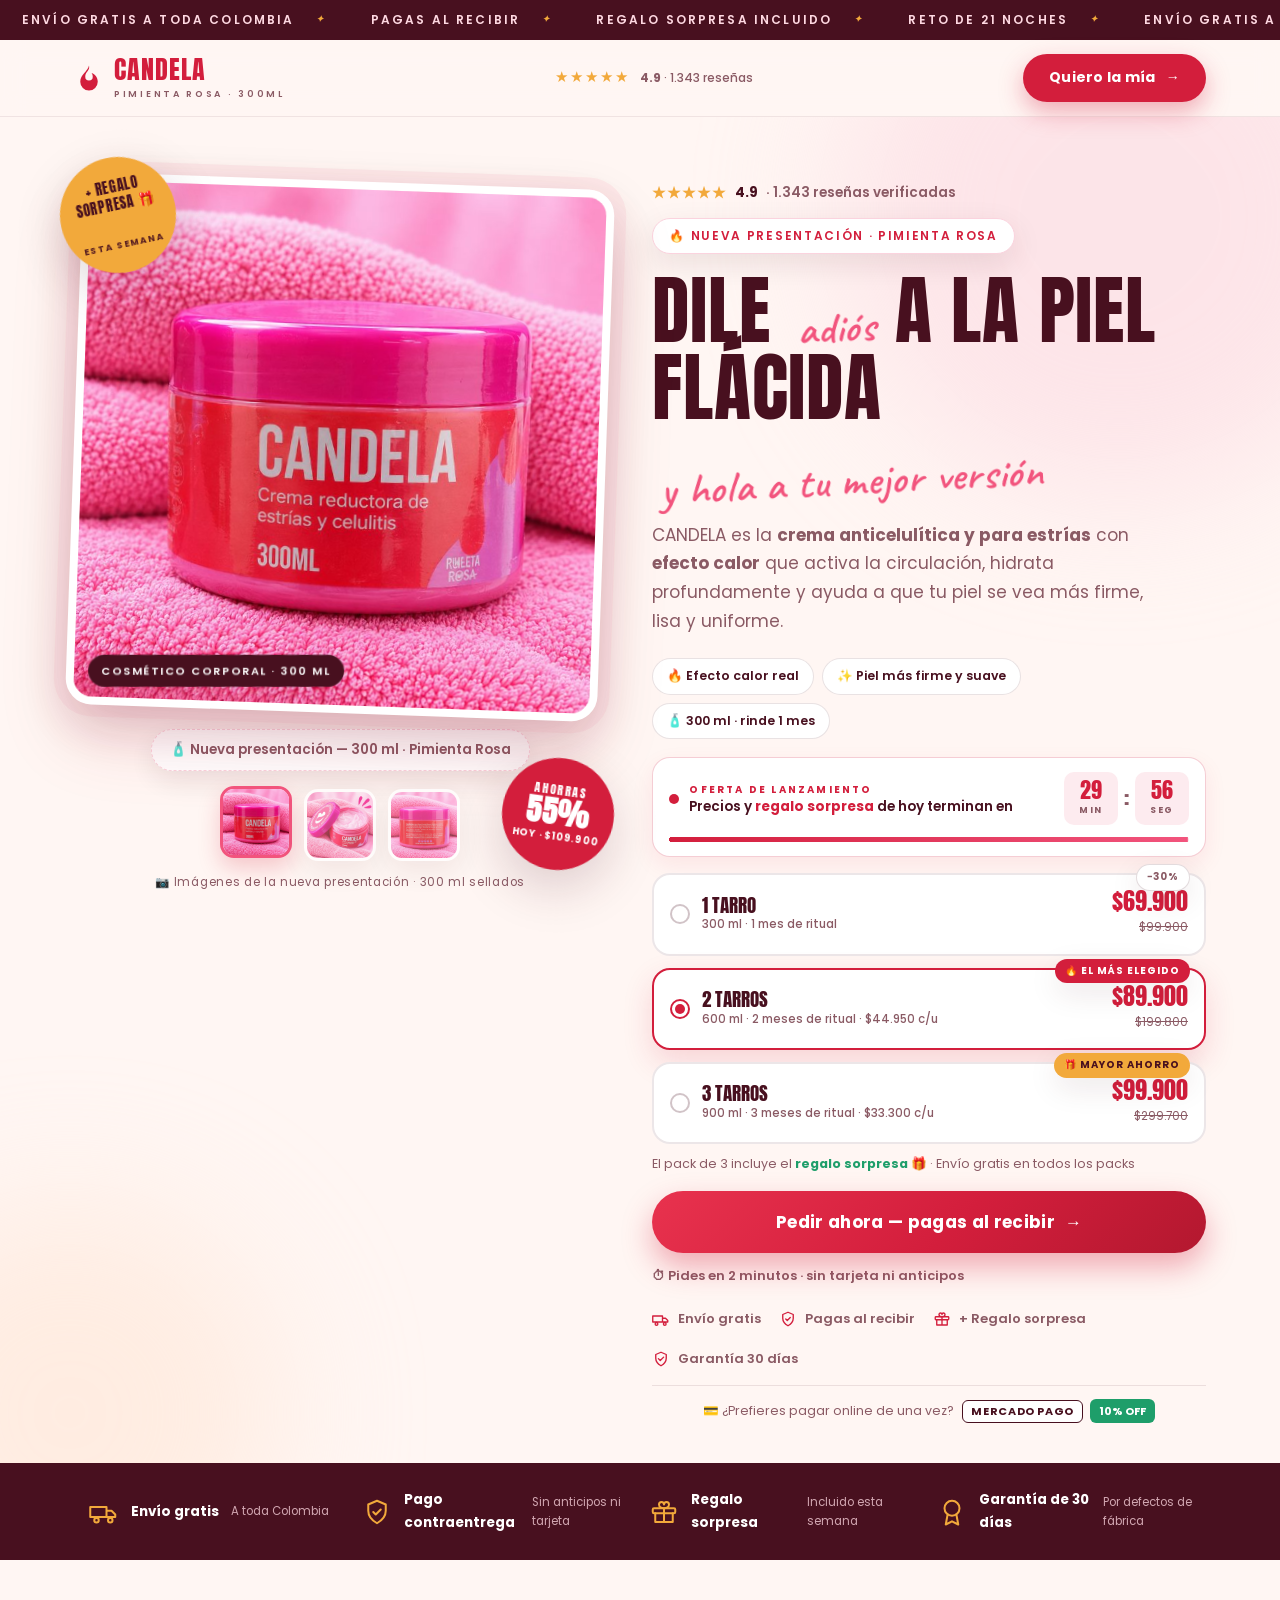
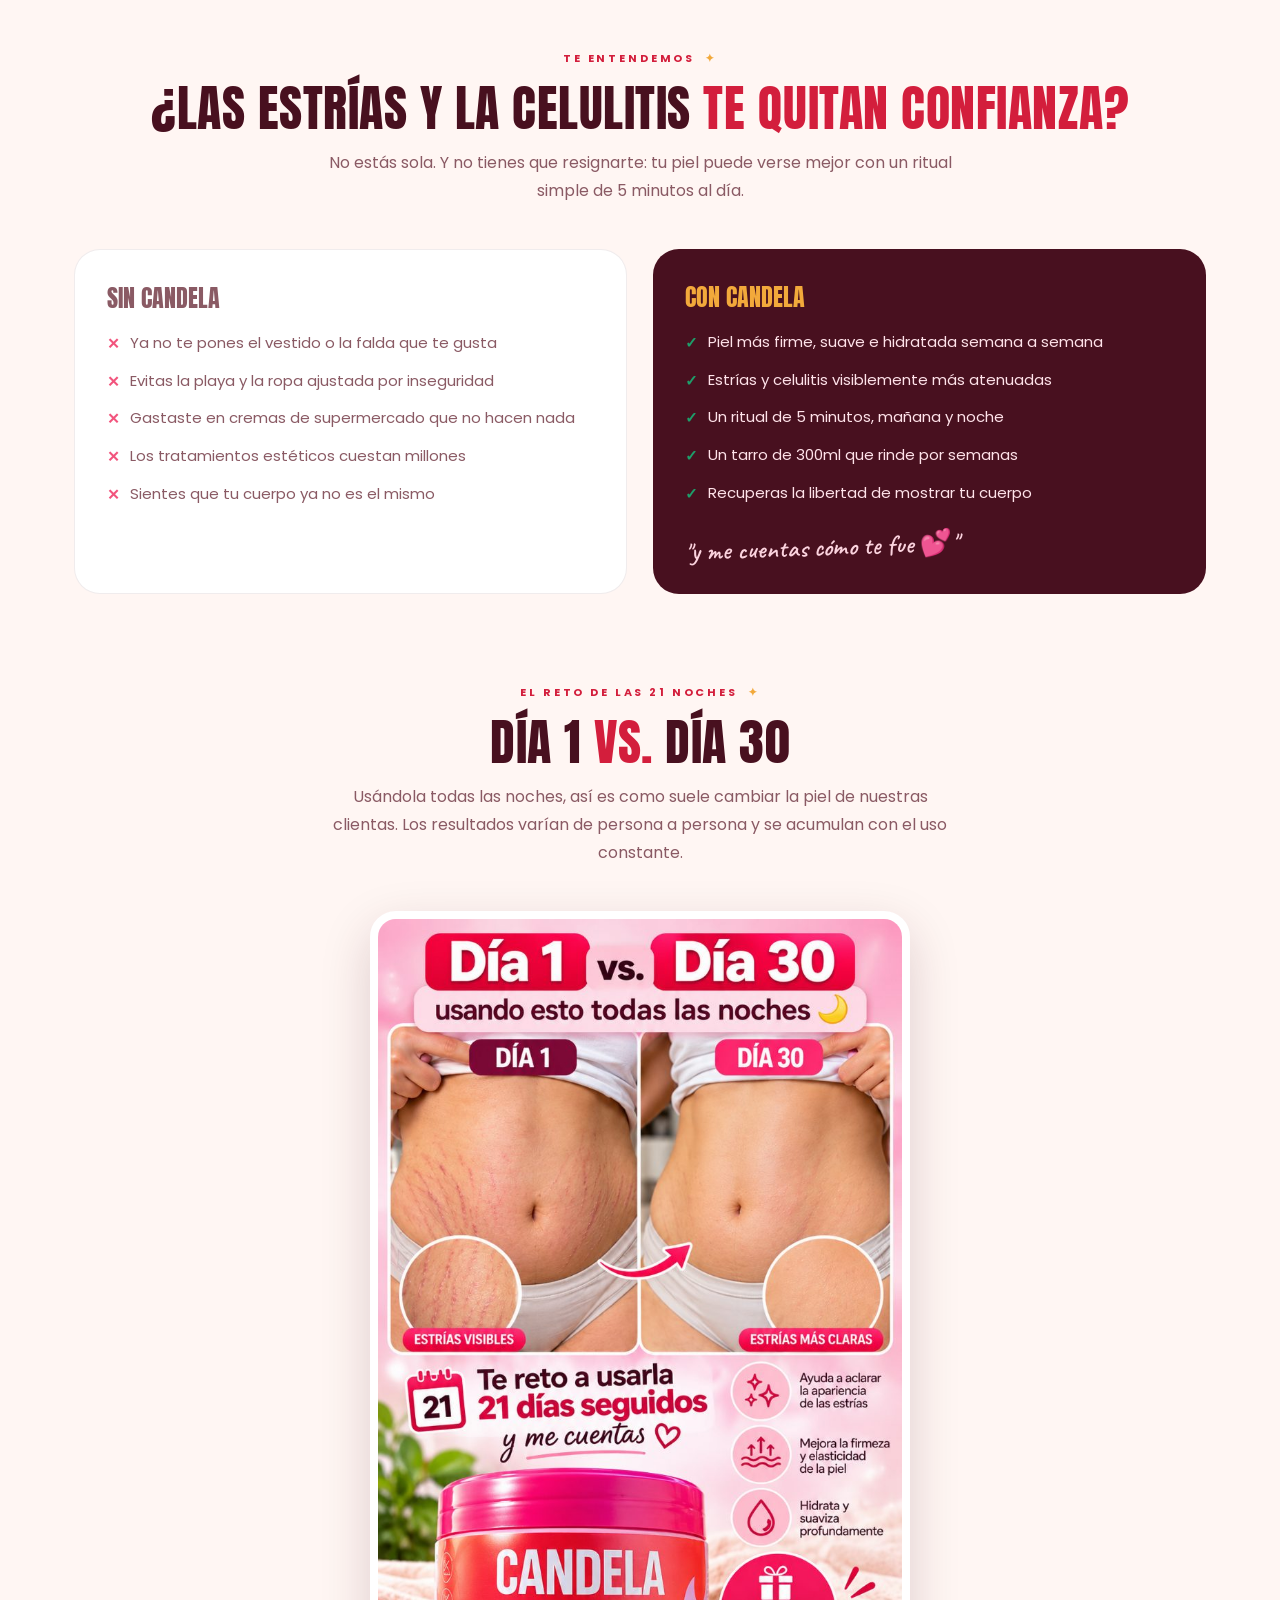
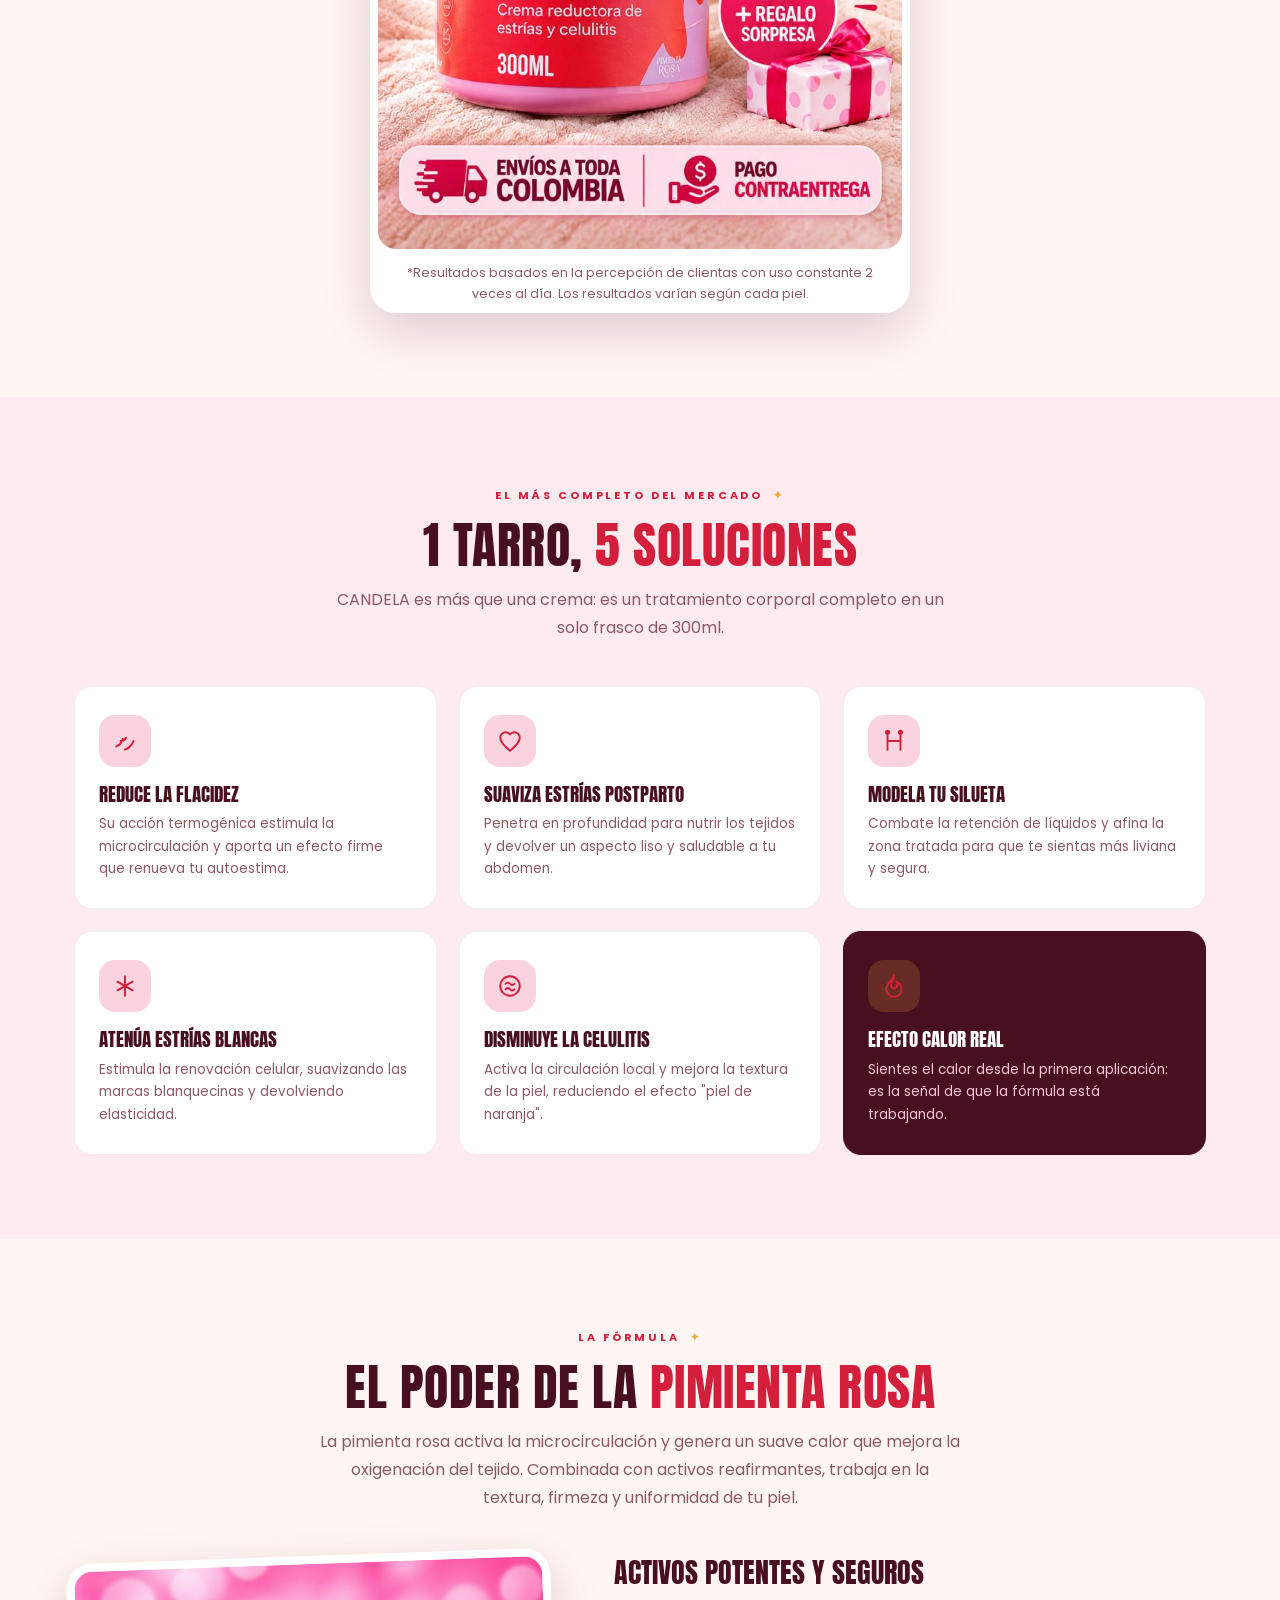
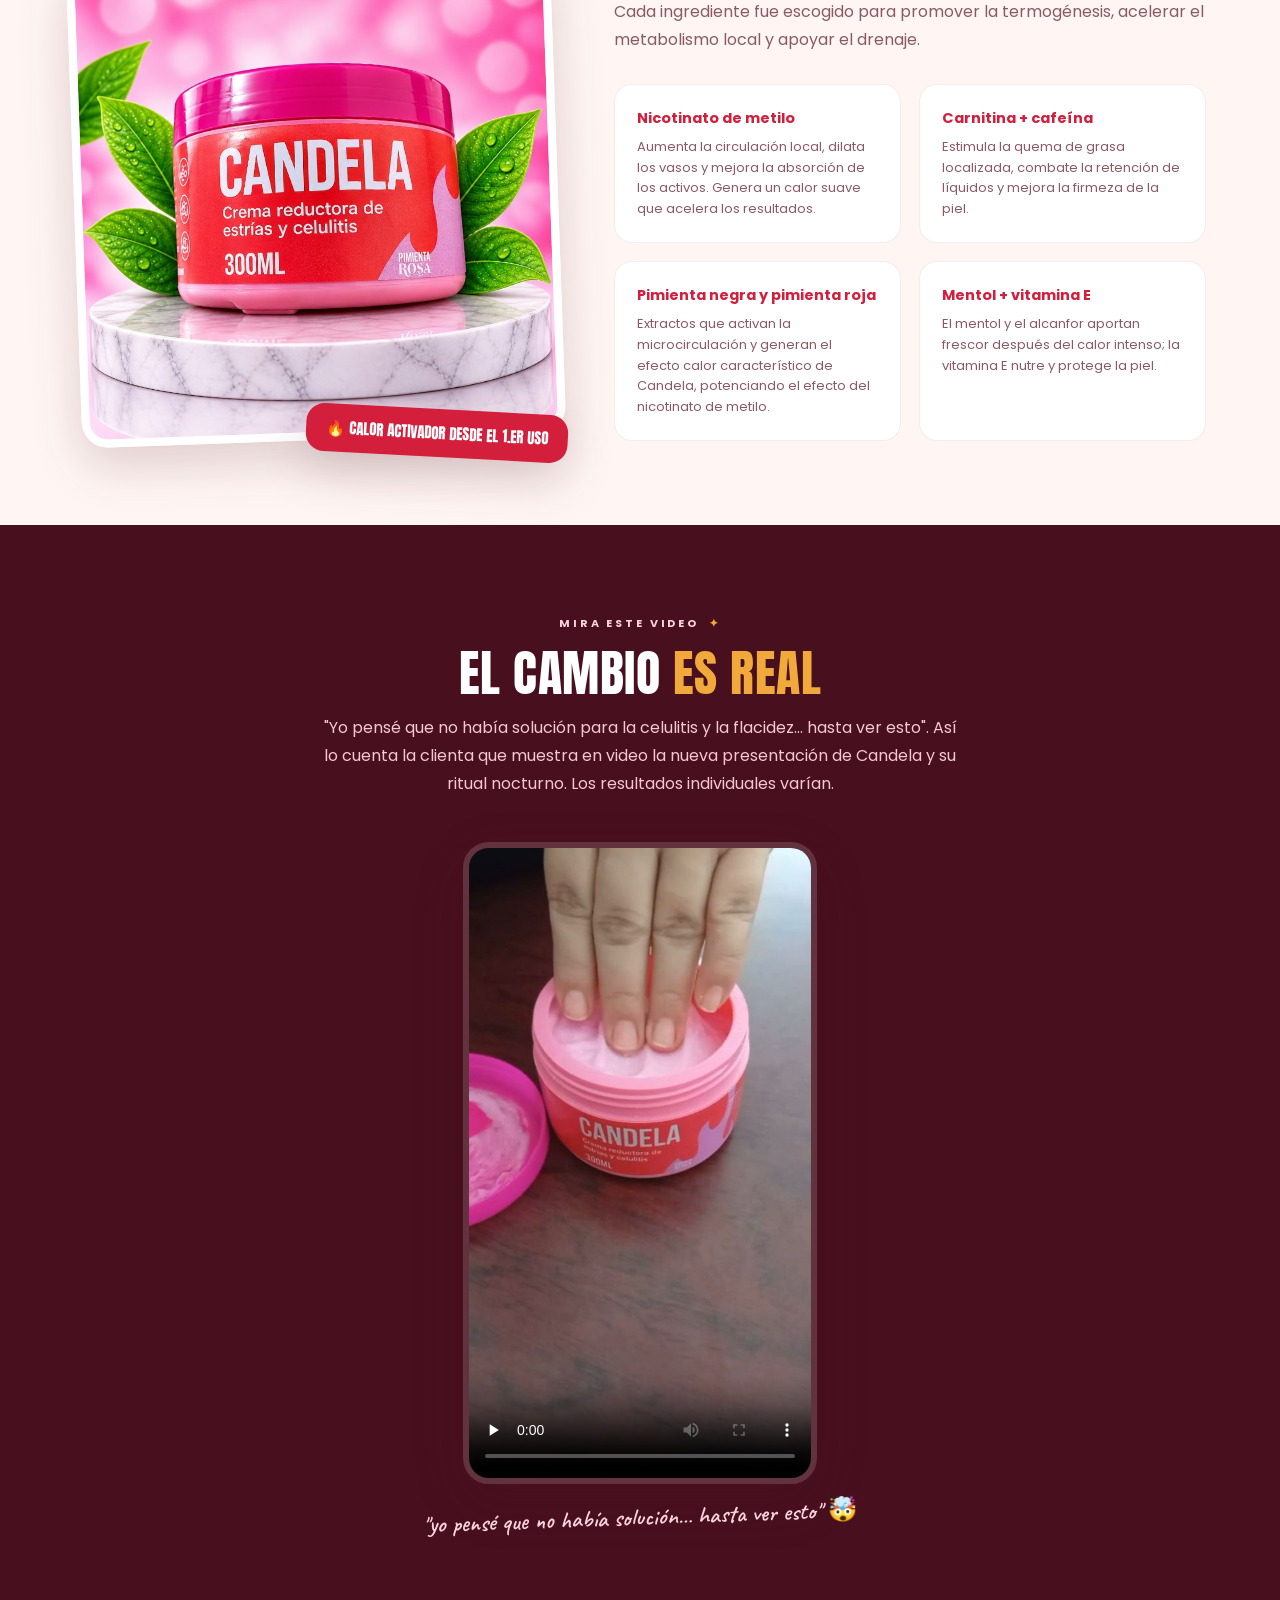
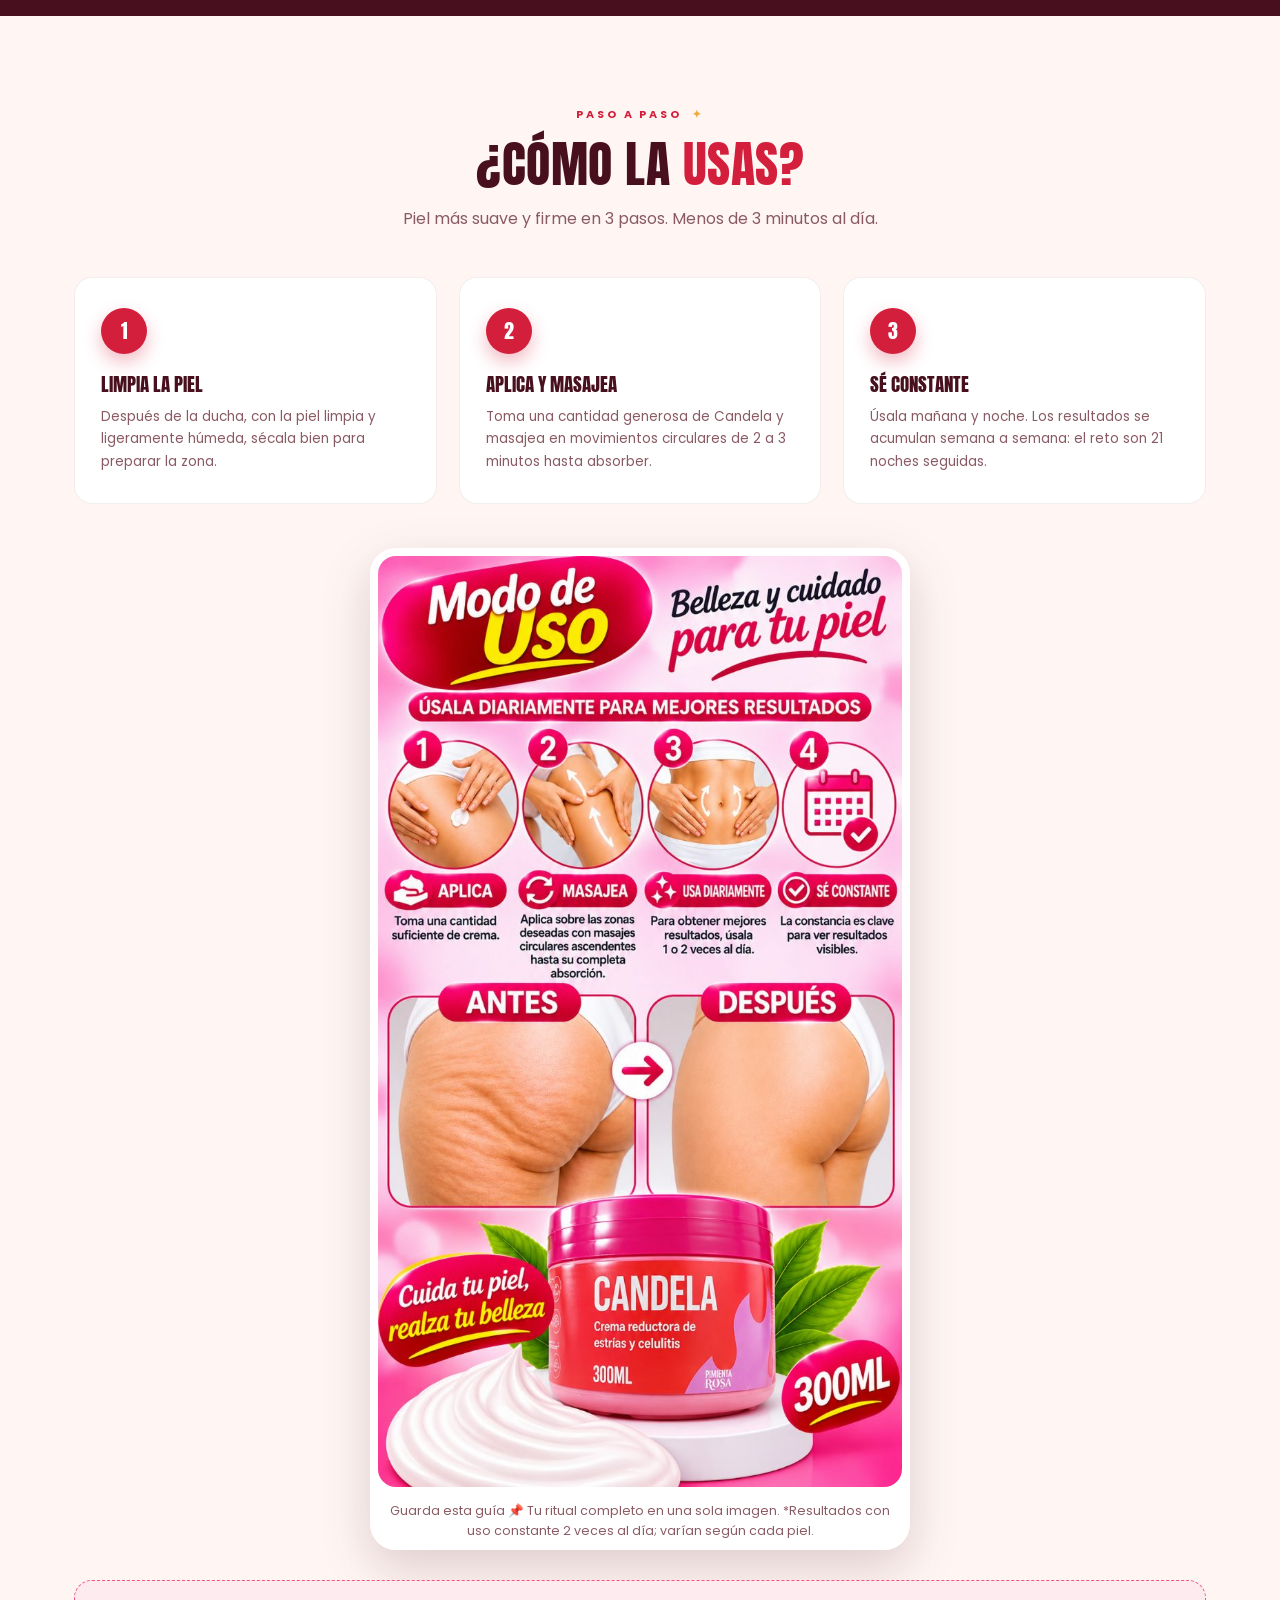
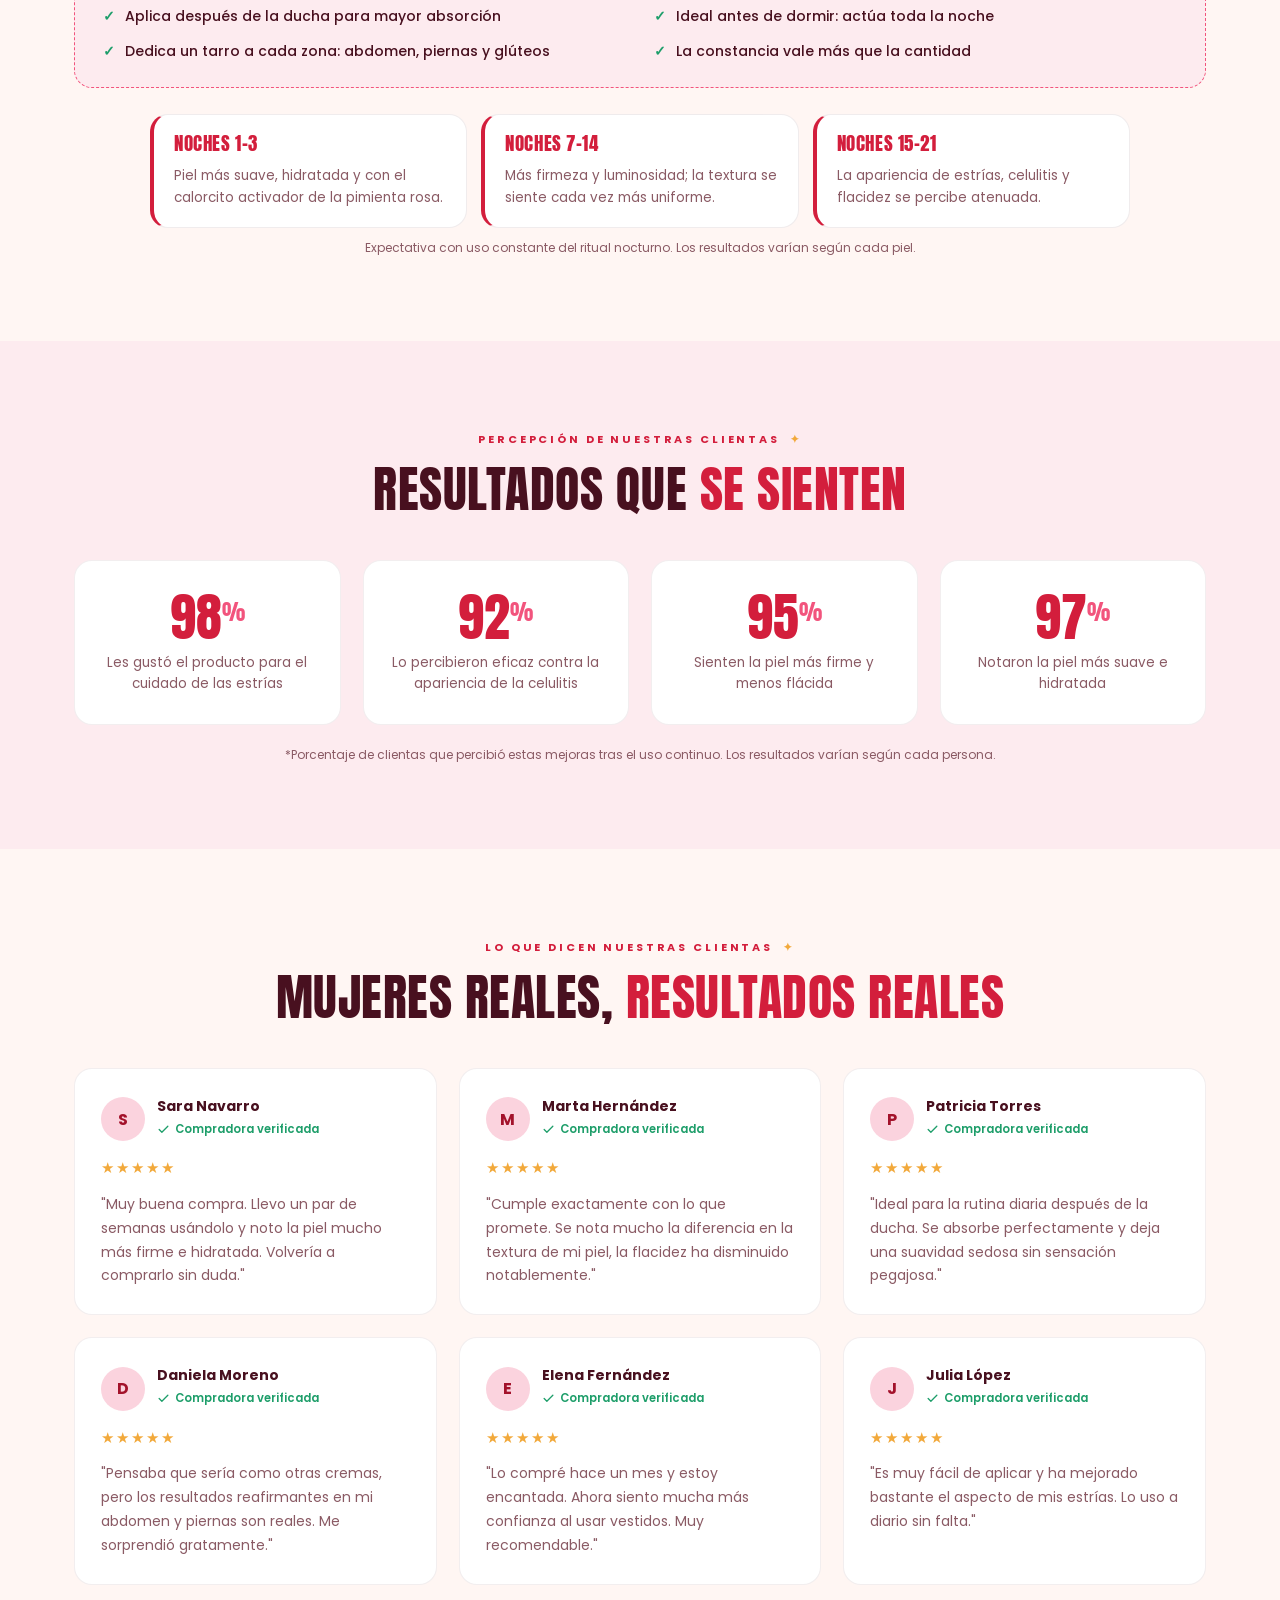
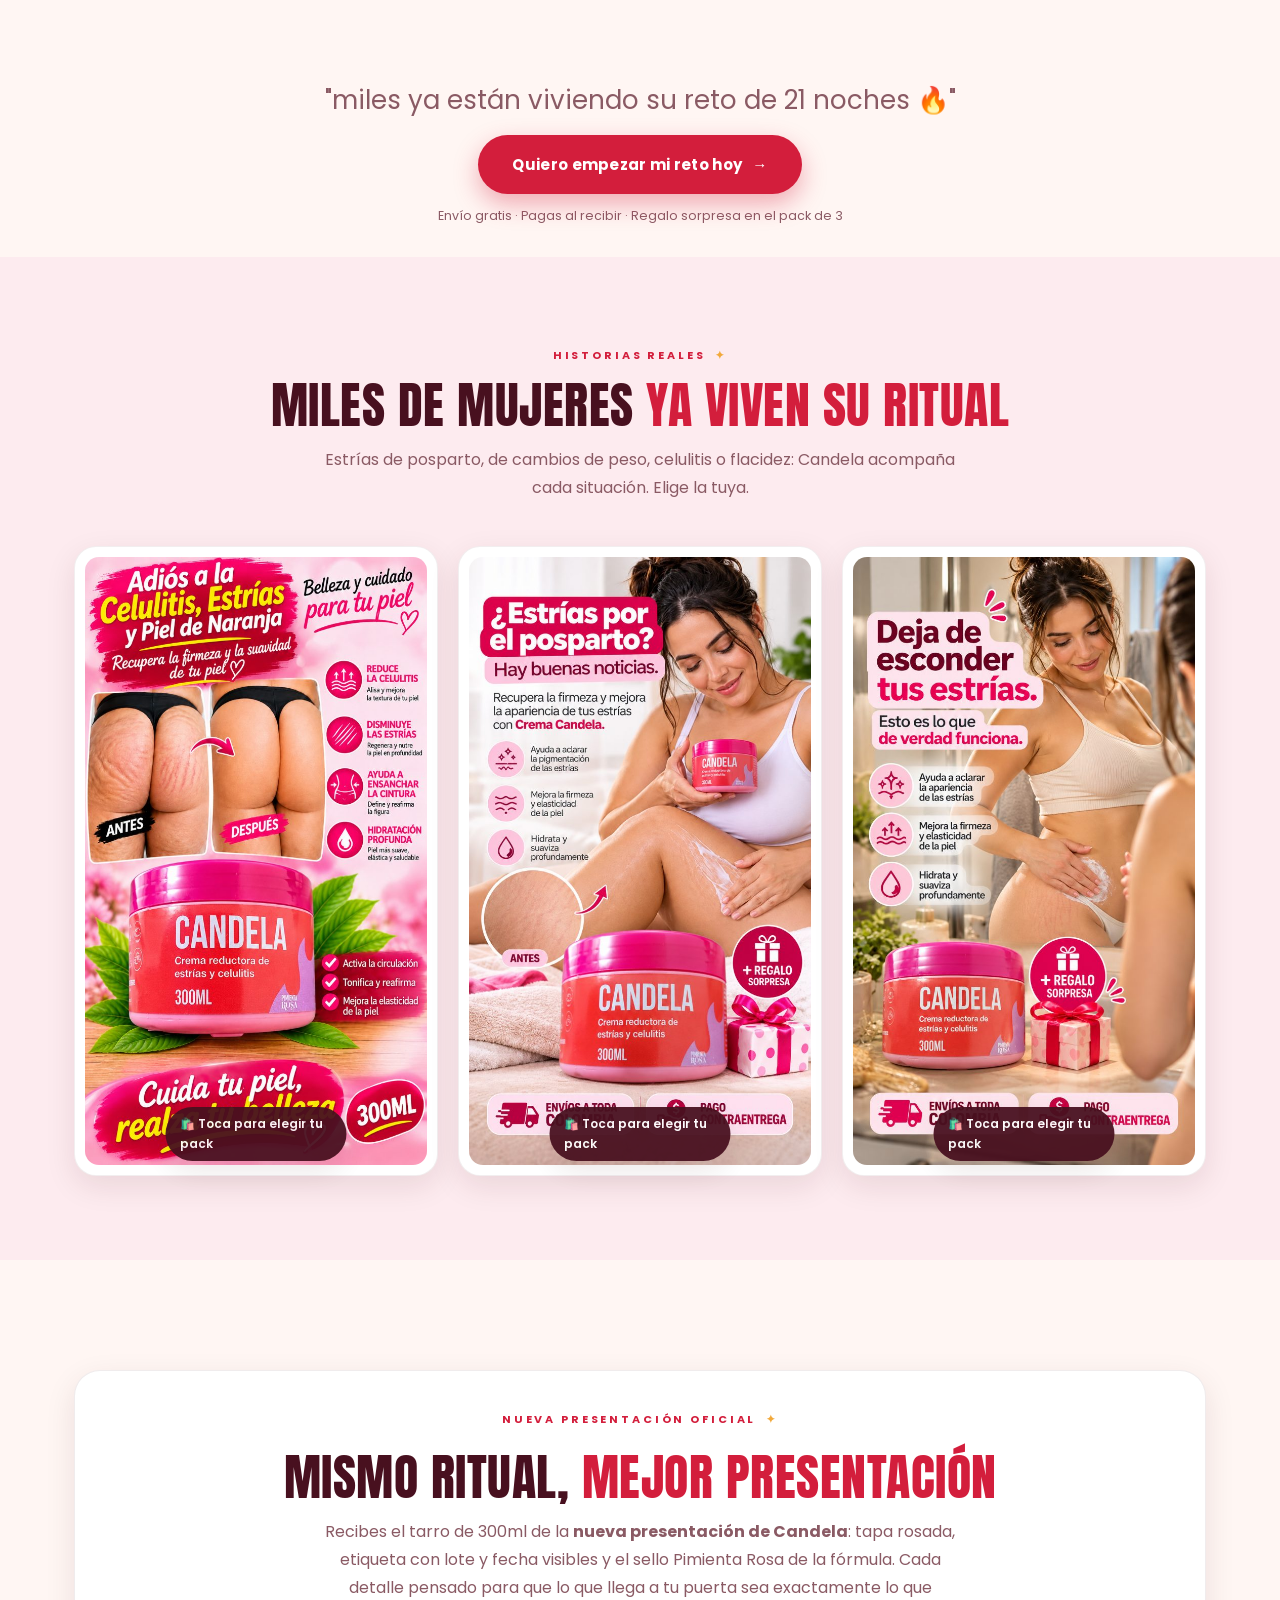
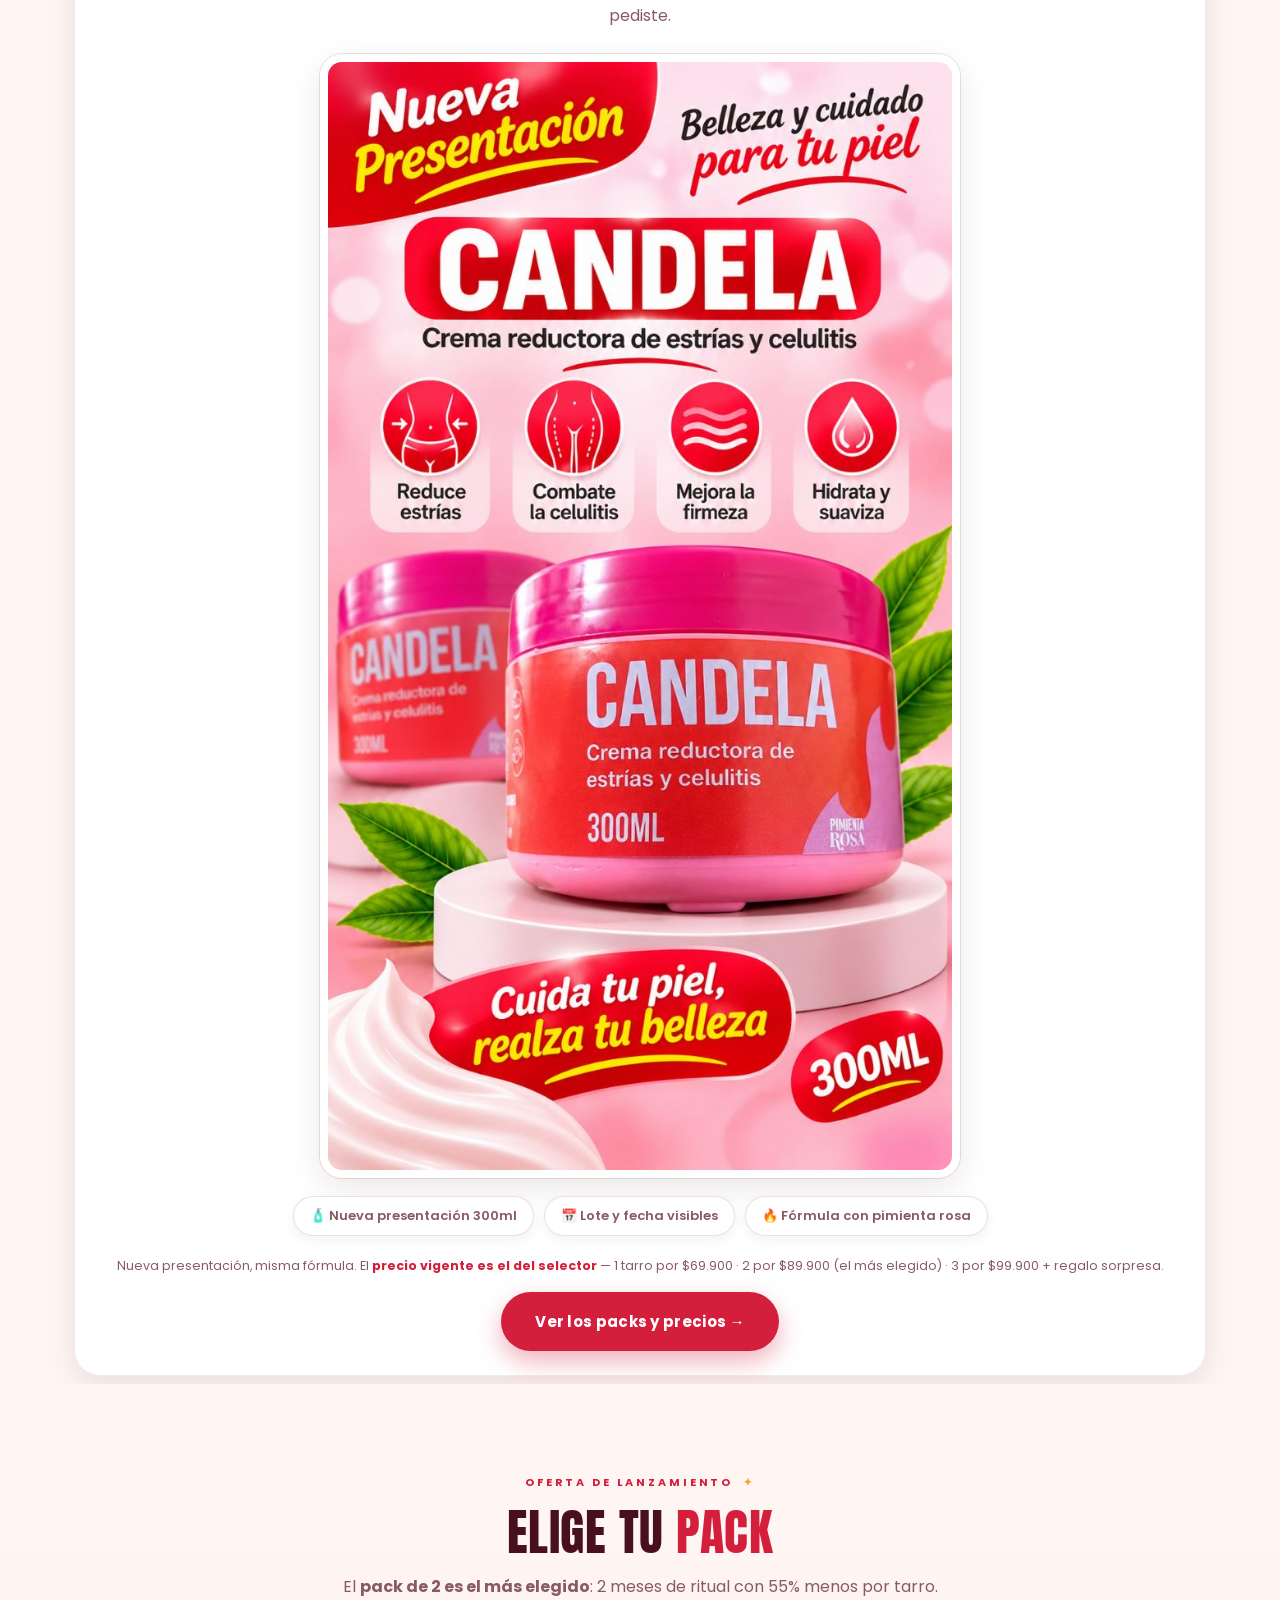
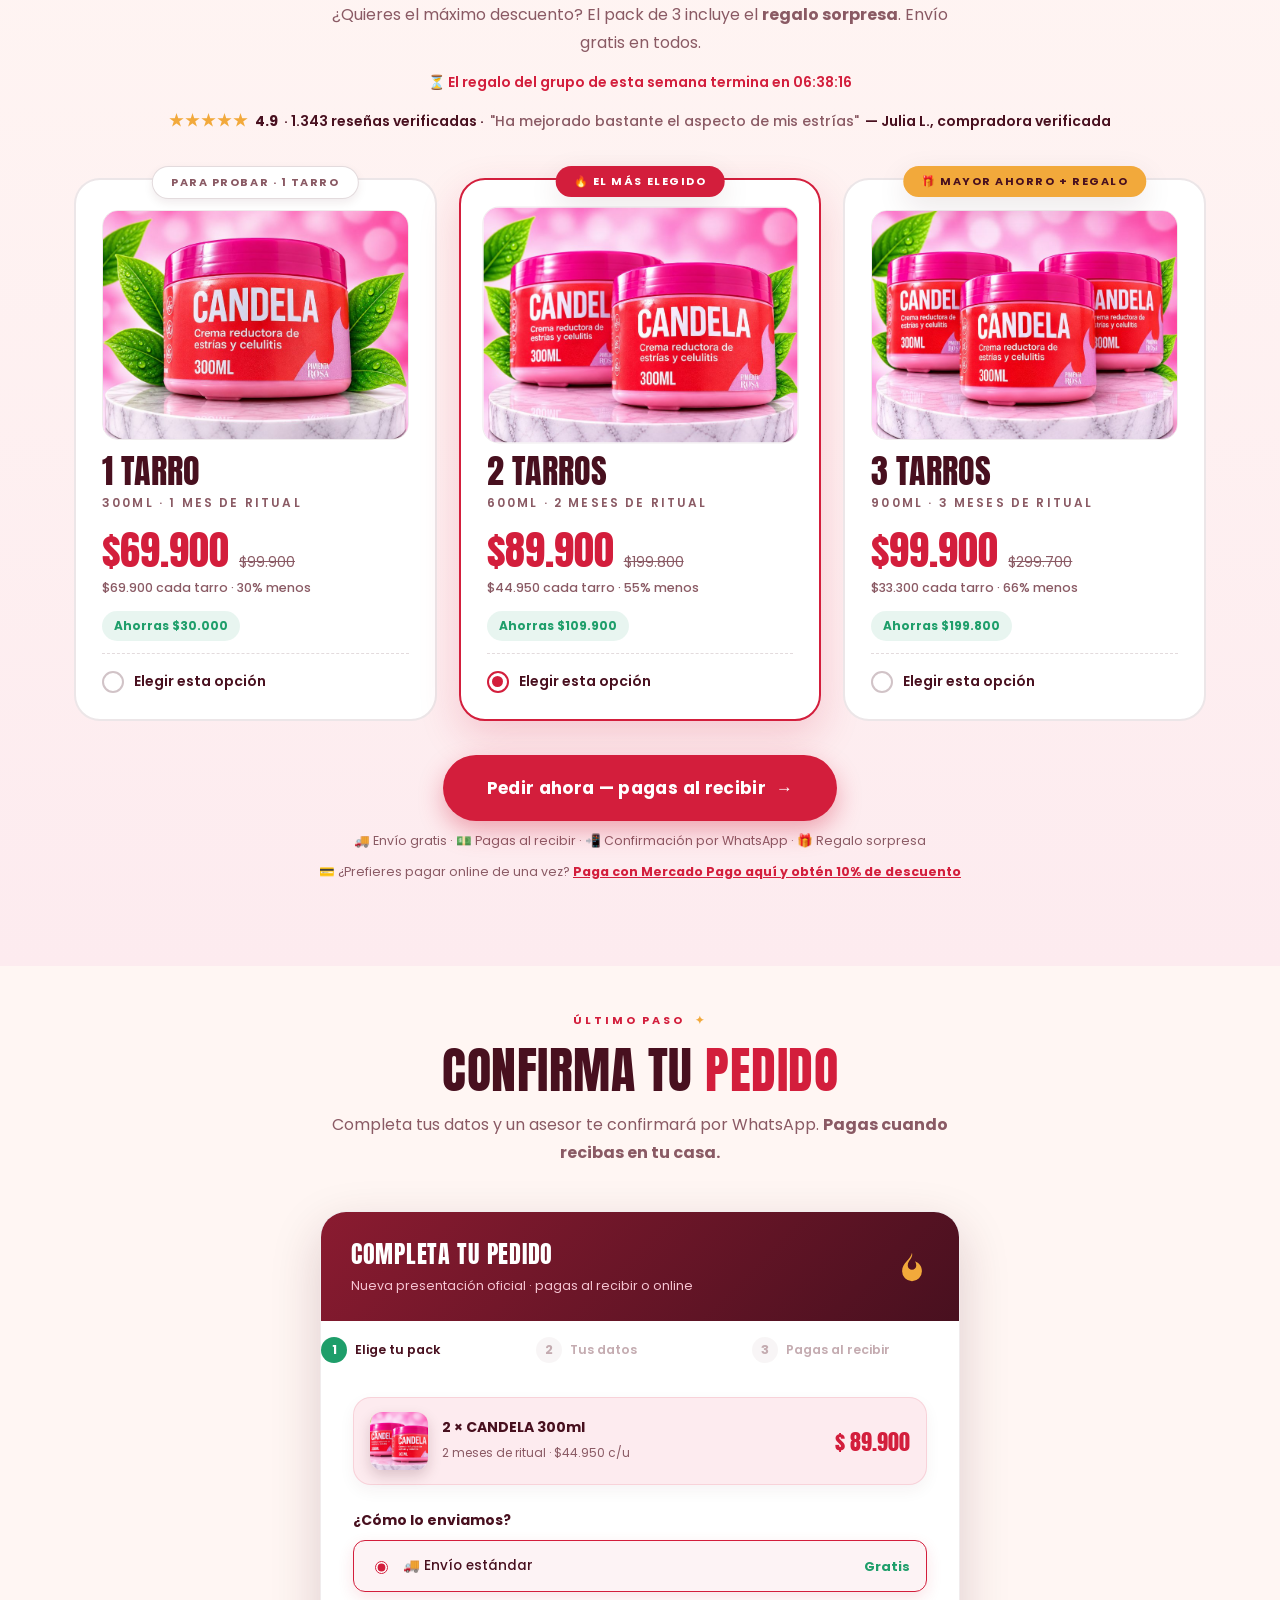
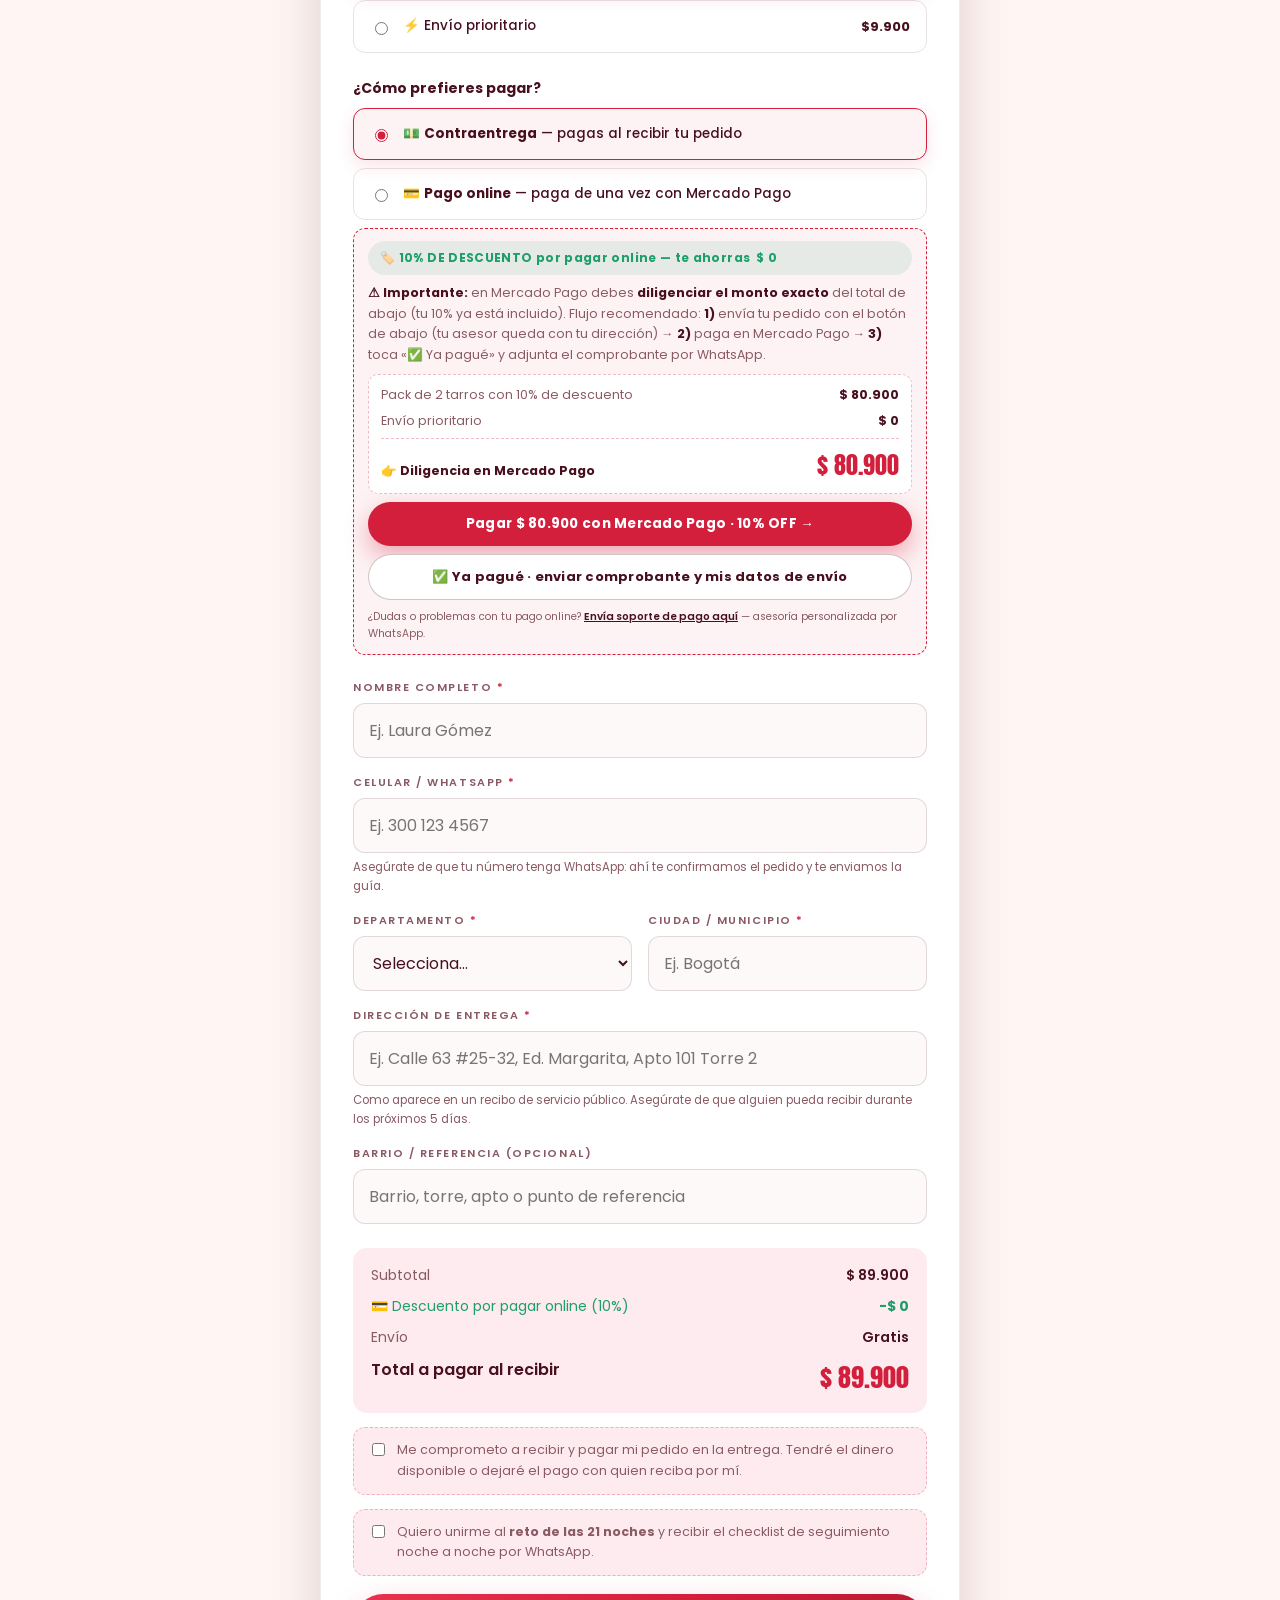
<file: index.html>
<!DOCTYPE html>
<html lang="es-CO">
<head>
<meta charset="UTF-8">
<meta name="viewport" content="width=device-width, initial-scale=1">
<title>CANDELA — Crema para estrías y celulitis con efecto calor · Pimienta Rosa 300ml</title>
<meta name="description" content="Crema anticelulítica y para estrías rojas y blancas (incl. estrías postparto) con efecto calor que reafirma tu piel. Pack de 2 por $89.900 (55% menos) o 3 por $99.900 + regalo sorpresa, envío gratis y pago contraentrega en toda Colombia.">
<meta property="og:title" content="CANDELA — Crema para estrías y celulitis con efecto calor">
<meta property="og:description" content="Crema anticelulítica y para estrías con efecto calor: atenua estrías rojas y blancas, la piel de naranja y la flacidez. Pack de 2 por $89.900 (el más elegido) o 3 por $99.900 + regalo sorpresa. Pagas al recibir.">
<meta property="og:type" content="product">
<meta property="og:locale" content="es_CO">
<meta property="og:url" content="https://cremacelulitis.com/">
<meta property="og:image" content="https://cremacelulitis.com/assets/img/og-image.jpg?v=3">
<meta property="og:image:width" content="1200">
<meta property="og:image:height" content="630">
<meta name="twitter:card" content="summary_large_image">
<meta name="twitter:image" content="https://cremacelulitis.com/assets/img/og-image.jpg?v=3">
<link rel="canonical" href="https://cremacelulitis.com/">
<meta name="geo.region" content="CO">
<meta name="geo.placename" content="Colombia">
<script type="application/ld+json">
{"@context":"https://schema.org","@type":"OnlineStore","name":"CANDELA","url":"https://cremacelulitis.com/","description":"Crema corporal Candela 300ml con efecto calor para estrías y celulitis. Envío gratis y pago contraentrega en toda Colombia.","inLanguage":"es-CO","areaServed":{"@type":"Country","name":"Colombia"},"currenciesAccepted":"COP","paymentAccepted":"Pago contraentrega, Pago online con tarjeta"}
</script>
<meta name="theme-color" content="#D31E3C">
<meta name="facebook-domain-verification" content="na5l9ce6z12yzpcr864sl1istuho6w" />
<meta name="facebook-domain-verification" content="e2f88rl1ejp44lgzbllzjvmwoho3c1" />
<link rel="icon" type="image/svg+xml" href='data:image/svg+xml,<svg xmlns="http://www.w3.org/2000/svg" viewBox="0 0 24 24"><path fill="%23D31E3C" d="M12 2c1 4-3 5-3 9a3 3 0 0 0 6 0c0-2-1-3-1-3 3 1 5 3.5 5 7a7 7 0 0 1-14 0c0-6 6-8 7-13z"/></svg>'>
<link rel="preload" href="assets/fonts/anton-400.woff2" as="font" type="font/woff2" crossorigin>
<link rel="preload" href="assets/fonts/poppins-400.woff2" as="font" type="font/woff2" crossorigin>
<link rel="preload" href="assets/fonts/poppins-600.woff2" as="font" type="font/woff2" crossorigin>
<link rel="preload" href="assets/fonts/caveat-600.woff2" as="font" type="font/woff2" crossorigin>
<link rel="preload" as="image" href="assets/img/hero-1.jpg?v=2" fetchpriority="high">
<script type="application/ld+json">
{"@context":"https://schema.org","@type":"Product","name":"CANDELA Crema anticelulítica y para estrías con efecto calor 300ml","brand":{"@type":"Brand","name":"CANDELA"},"description":"Crema reafirmante termogénica con extracto de pimienta rosa que ayuda a atenuar estrías rojas y blancas (incl. estrías postparto), la apariencia de la celulitis (piel de naranja) y la flacidez.","category":"Cosmética corporal","offers":{"@type":"AggregateOffer","priceCurrency":"COP","lowPrice":"69900","highPrice":"99900","offerCount":"3"},"aggregateRating":{"@type":"AggregateRating","ratingValue":"4.9","reviewCount":"1343"}}
</script>
<link rel="stylesheet" href="assets/css/style.css?v=10">
<link rel="alternate" hreflang="es-CO" href="https://cremacelulitis.com/">

<!-- Google Tag Manager -->
<script>(function(w,d,s,l,i){w[l]=w[l]||[];w[l].push({'gtm.start':
new Date().getTime(),event:'gtm.js'});var f=d.getElementsByTagName(s)[0],
j=d.createElement(s),dl=l!='dataLayer'?'&l='+l:'';j.async=true;j.src=
'https://www.googletagmanager.com/gtm.js?id='+i+dl;f.parentNode.insertBefore(j,f);
})(window,document,'script','dataLayer','GTM-PC59D3CH');</script>
<!-- End Google Tag Manager -->

<!-- Google tag (gtag.js) GA4 — flujo ziayiki (G-34TTSS17H1) -->
<script async src="https://www.googletagmanager.com/gtag/js?id=G-34TTSS17H1"></script>
<script>
  window.dataLayer = window.dataLayer || [];
  function gtag(){dataLayer.push(arguments);}
  gtag('js', new Date());
  gtag('config', 'G-34TTSS17H1');
</script>

<!-- Microsoft Clarity -->
<script type="text/javascript">
    (function(c,l,a,r,i,t,y){
        c[a]=c[a]||function(){(c[a].q=c[a].q||[]).push(arguments)};
        t=l.createElement(r);t.async=1;t.src="https://www.clarity.ms/tag/"+i;
        y=l.getElementsByTagName(r)[0];y.parentNode.insertBefore(t,y);
    })(window, document, "clarity", "script", "zdxy5cjxoy");
</script>

<!-- Meta Pixel Code -->
<script>
!function(f,b,e,v,n,t,s)
{if(f.fbq)return;n=f.fbq=function(){n.callMethod?
n.callMethod.apply(n,arguments):n.queue.push(arguments)};
if(!f._fbq)f._fbq=n;n.push=n;n.loaded=!0;n.version='2.0';
n.queue=[];t=b.createElement(e);t.async=!0;
t.src=v;s=b.getElementsByTagName(e)[0];
s.parentNode.insertBefore(t,s)}(window, document,'script',
'https://connect.facebook.net/en_US/fbevents.js');
fbq('init', '2230714121127146');
fbq('track', 'PageView');
</script>
<noscript><img height="1" width="1" style="display:none"
src="https://www.facebook.com/tr?id=2230714121127146&ev=PageView&noscript=1"
/></noscript>
<!-- End Meta Pixel Code -->
</head>
<body>

<!-- Google Tag Manager (noscript) -->
<noscript><iframe src="https://www.googletagmanager.com/ns.html?id=GTM-PC59D3CH" height="0" width="0" style="display:none;visibility:hidden"></iframe></noscript>
<!-- End Google Tag Manager (noscript) -->

<!-- Marquee superior -->
<div class="barra-top" aria-hidden="true">
  <div class="pista">
    <span>Envío gratis a toda Colombia <i class="sep">✦</i></span>
    <span>Pagas al recibir <i class="sep">✦</i></span>
    <span>Regalo sorpresa incluido <i class="sep">✦</i></span>
    <span>Reto de 21 noches <i class="sep">✦</i></span>
    <span>Envío gratis a toda Colombia <i class="sep">✦</i></span>
    <span>Pagas al recibir <i class="sep">✦</i></span>
    <span>Regalo sorpresa incluido <i class="sep">✦</i></span>
    <span>Reto de 21 noches <i class="sep">✦</i></span>
  </div>
</div>

<!-- Header -->
<header>
  <div class="hd">
    <a class="logo" href="#inicio" aria-label="CANDELA inicio">
      <svg viewBox="0 0 24 24" fill="none"><path fill="#D31E3C" d="M12 2c1 4-3 5-3 9a3 3 0 0 0 6 0c0-2-1-3-1-3 3 1 5 3.5 5 7a7 7 0 0 1-14 0c0-6 6-8 7-13z"/></svg>
      <span><b>Candela</b><small>Pimienta Rosa · 300ml</small></span>
    </a>
    <div class="hd-valor">
      <span class="estrellas" aria-hidden="true">★★★★★</span>
      <small><strong>4.9</strong> · 1.343 reseñas</small>
    </div>
    <a class="btn fino" href="#oferta">Quiero la mía <span class="flecha">→</span></a>
  </div>
</header>

<main>
<!-- ============ HÉROE ============ -->
<section class="hero hero-prod" id="inicio">
  <div class="hero-fondo" aria-hidden="true"><div class="blob b1"></div><div class="blob b2"></div></div>
  <div class="wrap">
    <div class="prod-grid">
      <div class="prod-media">
        <div class="hero-foto">
          <img id="heroImg" src="assets/img/hero-1.jpg?v=2" fetchpriority="high" decoding="async" alt="Tarro de crema Candela de 300ml — nueva presentación con tapa rosada y fórmula de pimienta rosa">
          <span class="prod-badge">Cosmético corporal · 300 ml</span>
        </div>
        <div class="sticker regalo">+ REGALO<br>SORPRESA 🎁<small>esta semana</small></div>
        <div class="sticker descuento"><span>AHORRAS<b>55%</b><i>HOY · $109.900</i></span></div>
        <p class="hero-cap" id="heroCap" aria-live="polite">🧴 Nueva presentación — 300 ml · Pimienta Rosa</p>
        <div class="hero-miniaturas">
          <img src="assets/img/hero-1.jpg?v=2" class="on" data-cap="🧴 Nueva presentación — 300 ml · Pimienta Rosa" alt="Ver foto 1: tarro nuevo de Candela con tapa rosada sobre toalla rosa">
          <img src="assets/img/hero-2.jpg" data-cap="🌸 Textura cremosa que se absorbe rápido" alt="Ver foto 2: tarro de Candela abierto mostrando la crema rosada">
          <img src="assets/img/hero-3.jpg" data-cap="🏷️ Ingredientes y precauciones visibles en la etiqueta" alt="Ver foto 3: etiqueta trasera con ingredientes y precauciones">
        </div>
        <small class="hero-nota">📷 Imágenes de la nueva presentación · 300 ml sellados</small>
      </div>
      <div class="prod-info">
        <p class="prod-rating"><span class="estrellas" aria-hidden="true">★★★★★</span> <b>4.9</b> · 1.343 reseñas verificadas</p>
        <span class="chip">🔥 Nueva presentación · Pimienta Rosa</span>
        <h1>Dile <span class="mano">adiós</span> a la piel flácida <span class="mano">y hola a tu mejor versión</span></h1>
        <p class="bajada">CANDELA es la <strong>crema anticelulítica y para estrías</strong> con <strong>efecto calor</strong> que activa la circulación, hidrata profundamente y ayuda a que tu piel se vea más firme, lisa y uniforme.</p>
        <ul class="prod-minibens">
          <li>🔥 Efecto calor real</li>
          <li>✨ Piel más firme y suave</li>
          <li>🧴 300 ml · rinde 1 mes</li>
        </ul>
        <div class="reloj-oferta" id="relojOferta" role="timer" aria-label="Oferta de lanzamiento: termina en">
          <div class="reloj-main">
            <div class="reloj-label">
              <span class="reloj-pulso" aria-hidden="true"></span>
              <span class="reloj-copy"><span class="reloj-eyebrow">OFERTA DE LANZAMIENTO</span><span class="reloj-oferta-txt">Precios y <strong>regalo sorpresa</strong> de hoy terminan en</span></span>
            </div>
            <div class="reloj-digits" aria-hidden="true">
              <span class="reloj-unit"><span class="reloj-num" data-reloj-min>29</span><small>MIN</small></span>
              <span class="reloj-sep">:</span>
              <span class="reloj-unit"><span class="reloj-num" data-reloj-seg>59</span><small>SEG</small></span>
            </div>
          </div>
          <div class="reloj-track" aria-hidden="true"><span class="reloj-fill" data-reloj-fill></span></div>
        </div>
        <div class="pack-hero" role="radiogroup" aria-label="Elige tu pack Candela">
          <div class="pack-hero-row" data-pack="1" role="radio" aria-checked="false" tabindex="0">
            <span class="ph-radio" aria-hidden="true"></span>
            <div class="ph-info"><b>1 tarro</b><small>300 ml · 1 mes de ritual</small></div>
            <div class="ph-precio"><b>$69.900</b><s>$99.900</s></div>
            <span class="ph-cinta suave">−30%</span>
          </div>
          <div class="pack-hero-row sel" data-pack="2" role="radio" aria-checked="true" tabindex="0">
            <span class="ph-radio" aria-hidden="true"></span>
            <div class="ph-info"><b>2 tarros</b><small>600 ml · 2 meses de ritual · $44.950 c/u</small></div>
            <div class="ph-precio"><b>$89.900</b><s>$199.800</s></div>
            <span class="ph-cinta">🔥 El más elegido</span>
          </div>
          <div class="pack-hero-row" data-pack="3" role="radio" aria-checked="false" tabindex="0">
            <span class="ph-radio" aria-hidden="true"></span>
            <div class="ph-info"><b>3 tarros</b><small>900 ml · 3 meses de ritual · $33.300 c/u</small></div>
            <div class="ph-precio"><b>$99.900</b><s>$299.700</s></div>
            <span class="ph-cinta oro">🎁 Mayor ahorro</span>
          </div>
        </div>
        <p class="ph-nota">El pack de 3 incluye el <b>regalo sorpresa</b> 🎁 · Envío gratis en todos los packs</p>
        <button class="btn prod-cta" onclick="pedirDesdeSticky(event)">Pedir ahora — pagas al recibir <span class="flecha">→</span></button>
        <small class="hero-micro">⏱ Pides en 2 minutos · sin tarjeta ni anticipos</small>
        <div class="hero-confianza">
          <span><svg viewBox="0 0 24 24" fill="none" stroke-width="1.8" stroke-linecap="round" stroke-linejoin="round"><path d="M1 8h13v8H1zM14 11h4l3 3v2h-7z"/><circle cx="6" cy="18.5" r="1.8"/><circle cx="17" cy="18.5" r="1.8"/></svg> Envío gratis</span>
          <span><svg viewBox="0 0 24 24" fill="none" stroke-width="1.8" stroke-linecap="round" stroke-linejoin="round"><path d="M12 3l7 3v5c0 5-3.5 8-7 10-3.5-2-7-5-7-10V6z"/><path d="M9 12l2 2 4-4"/></svg> Pagas al recibir</span>
          <span><svg viewBox="0 0 24 24" fill="none" stroke-width="1.8" stroke-linecap="round" stroke-linejoin="round"><rect x="3" y="9" width="18" height="4" rx="1"/><path d="M5 13v7h14v-7M12 9v11M12 9c-2 0-4-1-4-3a2 2 0 0 1 4 0M12 9c2 0 4-1 4-3a2 2 0 0 0-4 0"/></svg> + Regalo sorpresa</span>
          <span><svg viewBox="0 0 24 24" fill="none" stroke-width="1.8" stroke-linecap="round" stroke-linejoin="round"><path d="M12 3l7 3v5c0 5-3.5 8-7 10-3.5-2-7-5-7-10V6z"/><path d="M8.5 11.5l2.5 2.5 4.5-4.5"/></svg> Garantía 30 días</span>
        </div>
        <div class="mp-strip">
          <span>💳 ¿Prefieres pagar online de una vez?</span>
          <a href="https://link.mercadopago.com.co/ziayiki" target="_blank" rel="noopener" onclick="if(window.fbq)fbq('trackCustom','PagoOnline',{ubicacion:'hero'});if(window.gtag)gtag('event','pago_online');window.dataLayer=window.dataLayer||[];window.dataLayer.push({event:'pago_online'});"><span class="mp-code">MERCADO PAGO</span> <span class="mp-off">10% OFF</span></a>
        </div>
      </div>
    </div>
  </div>
</section>

<!-- ============ BARRA DE CONFIANZA ============ -->
<div class="confianza">
  <div class="wrap">
    <div><svg viewBox="0 0 24 24" fill="none" stroke-width="1.6" stroke-linecap="round" stroke-linejoin="round"><path d="M1 8h13v8H1zM14 11h4l3 3v2h-7z"/><circle cx="6" cy="18.5" r="1.8"/><circle cx="17" cy="18.5" r="1.8"/></svg><div><b>Envío gratis</b><small>A toda Colombia</small></div></div>
    <div><svg viewBox="0 0 24 24" fill="none" stroke-width="1.6" stroke-linecap="round" stroke-linejoin="round"><path d="M12 3l7 3v5c0 5-3.5 8-7 10-3.5-2-7-5-7-10V6z"/><path d="M9 12l2 2 4-4"/></svg><div><b>Pago contraentrega</b><small>Sin anticipos ni tarjeta</small></div></div>
    <div><svg viewBox="0 0 24 24" fill="none" stroke-width="1.6" stroke-linecap="round" stroke-linejoin="round"><rect x="3" y="9" width="18" height="4" rx="1"/><path d="M5 13v7h14v-7M12 9v11M12 9c-2 0-4-1-4-3a2 2 0 0 1 4 0M12 9c2 0 4-1 4-3a2 2 0 0 0-4 0"/></svg><div><b>Regalo sorpresa</b><small>Incluido esta semana</small></div></div>
    <div><svg viewBox="0 0 24 24" fill="none" stroke-width="1.6" stroke-linecap="round" stroke-linejoin="round"><circle cx="12" cy="9" r="6"/><path d="M8.5 14L7 22l5-2.5L17 22l-1.5-8"/></svg><div><b>Garantía de 30 días</b><small>Por defectos de fábrica</small></div></div>
  </div>
</div>

<!-- ============ DOLOR → TRANSFORMACIÓN ============ -->
<section id="historia">
  <div class="wrap">
    <div class="centrado reveal">
      <span class="eyebrow">Te entendemos</span>
      <h2 class="h2">¿Las estrías y la celulitis <em>te quitan confianza?</em></h2>
      <p class="sub">No estás sola. Y no tienes que resignarte: tu piel puede verse mejor con un ritual simple de 5 minutos al día.</p>
    </div>
    <div class="dolor-grid">
      <div class="dolor-card reveal">
        <h3>Sin Candela</h3>
        <ul>
          <li>Ya no te pones el vestido o la falda que te gusta</li>
          <li>Evitas la playa y la ropa ajustada por inseguridad</li>
          <li>Gastaste en cremas de supermercado que no hacen nada</li>
          <li>Los tratamientos estéticos cuestan millones</li>
          <li>Sientes que tu cuerpo ya no es el mismo</li>
        </ul>
      </div>
      <div class="tras-card reveal">
        <h3>Con Candela</h3>
        <ul>
          <li>Piel más firme, suave e hidratada semana a semana</li>
          <li>Estrías y celulitis visiblemente más atenuadas</li>
          <li>Un ritual de 5 minutos, mañana y noche</li>
          <li>Un tarro de 300ml que rinde por semanas</li>
          <li>Recuperas la libertad de mostrar tu cuerpo</li>
        </ul>
        <span class="mano">"y me cuentas cómo te fue 💕"</span>
      </div>
    </div>
  </div>
</section>

<!-- ============ ANTES / DESPUÉS ============ -->
<section id="resultados" style="padding-top:0">
  <div class="wrap">
    <div class="centrado reveal">
      <span class="eyebrow">El reto de las 21 noches</span>
      <h2 class="h2">Día 1 <em>vs.</em> Día 30</h2>
      <p class="sub">Usándola todas las noches, así es como suele cambiar la piel de nuestras clientas. Los resultados varían de persona a persona y se acumulan con el uso constante.</p>
    </div>
    <figure class="ad-figure reveal">
      <img src="assets/img/anuncio-reto21.jpg?v=2" width="760" height="1350" loading="lazy" decoding="async" alt="Comparación Día 1 vs Día 30 de usar Candela todas las noches: estrías visibles frente a estrías más claras, con el tarro de la nueva presentación">
      <figcaption class="ad-nota">*Resultados basados en la percepción de clientas con uso constante 2 veces al día. Los resultados varían según cada piel.</figcaption>
    </figure>
  </div>
</section>

<!-- ============ 5 SOLUCIONES ============ -->
<section class="soluciones" id="soluciones">
  <div class="wrap">
    <div class="centrado reveal">
      <span class="eyebrow">El más completo del mercado</span>
      <h2 class="h2">1 tarro, <em>5 soluciones</em></h2>
      <p class="sub">CANDELA es más que una crema: es un tratamiento corporal completo en un solo frasco de 300ml.</p>
    </div>
    <div class="sol-grid">
      <div class="sol-card reveal">
        <div class="icono"><svg viewBox="0 0 24 24" fill="none" stroke-width="1.8" stroke-linecap="round" stroke-linejoin="round"><path d="M4 17c3-1 5-4 6-7M12 20c3-1 6-4 8-8M8 12c2 0 4-1 5-3"/></svg></div>
        <h4>Reduce la flacidez</h4>
        <p>Su acción termogénica estimula la microcirculación y aporta un efecto firme que renueva tu autoestima.</p>
      </div>
      <div class="sol-card reveal">
        <div class="icono"><svg viewBox="0 0 24 24" fill="none" stroke-width="1.8" stroke-linecap="round" stroke-linejoin="round"><path d="M12 21C7 17 3 13.5 3 9a5 5 0 0 1 9-3 5 5 0 0 1 9 3c0 4.5-4 8-9 12z"/></svg></div>
        <h4>Suaviza estrías postparto</h4>
        <p>Penetra en profundidad para nutrir los tejidos y devolver un aspecto liso y saludable a tu abdomen.</p>
      </div>
      <div class="sol-card reveal">
        <div class="icono"><svg viewBox="0 0 24 24" fill="none" stroke-width="1.8" stroke-linecap="round" stroke-linejoin="round"><path d="M6 4v16M18 4v16M6 12h12"/><circle cx="6" cy="4" r="1.5"/><circle cx="18" cy="4" r="1.5"/></svg></div>
        <h4>Modela tu silueta</h4>
        <p>Combate la retención de líquidos y afina la zona tratada para que te sientas más liviana y segura.</p>
      </div>
      <div class="sol-card reveal">
        <div class="icono"><svg viewBox="0 0 24 24" fill="none" stroke-width="1.8" stroke-linecap="round" stroke-linejoin="round"><path d="M12 3v18M5 8l14 8M19 8L5 16"/></svg></div>
        <h4>Atenúa estrías blancas</h4>
        <p>Estimula la renovación celular, suavizando las marcas blanquecinas y devolviendo elasticidad.</p>
      </div>
      <div class="sol-card reveal">
        <div class="icono"><svg viewBox="0 0 24 24" fill="none" stroke-width="1.8" stroke-linecap="round" stroke-linejoin="round"><circle cx="12" cy="12" r="9"/><path d="M8 10c1-1.5 3-1.5 4 0s3 1.5 4 0M8 15c1-1.5 3-1.5 4 0s3 1.5 4 0"/></svg></div>
        <h4>Disminuye la celulitis</h4>
        <p>Activa la circulación local y mejora la textura de la piel, reduciendo el efecto "piel de naranja".</p>
      </div>
      <div class="sol-card reveal" style="background:var(--vino);border-color:var(--vino)">
        <div class="icono" style="background:rgba(242,169,59,.18)"><svg viewBox="0 0 24 24" fill="none" stroke="#F2A93B" stroke-width="1.8" stroke-linecap="round" stroke-linejoin="round"><path d="M12 2c1 4-3 5-3 9a3 3 0 0 0 6 0c0-2-1-3-1-3 3 1 5 3.5 5 7a7 7 0 0 1-14 0c0-6 6-8 7-13z"/></svg></div>
        <h4 style="color:#fff">Efecto calor real</h4>
        <p style="color:#F6C6D3">Sientes el calor desde la primera aplicación: es la señal de que la fórmula está trabajando.</p>
      </div>
    </div>
  </div>
</section>

<!-- ============ PIMIENTA ROSA + INGREDIENTES ============ -->
<section id="formula">
  <div class="wrap">
    <div class="centrado reveal">
      <span class="eyebrow">La fórmula</span>
      <h2 class="h2">El poder de la <em>pimienta rosa</em></h2>
      <p class="sub">La pimienta rosa activa la microcirculación y genera un suave calor que mejora la oxigenación del tejido. Combinada con activos reafirmantes, trabaja en la textura, firmeza y uniformidad de tu piel.</p>
    </div>
    <div class="pimienta-grid">
      <div class="pimienta-foto reveal">
        <div class="marco"><img src="assets/img/historia-abierta.jpg?v=3" width="760" height="760" alt="Tarro de la nueva presentación de Candela sobre pedestal de mármol" loading="lazy"></div>
        <div class="calor">🔥 Calor activador desde el 1.er uso</div>
      </div>
      <div class="reveal">
        <h3 style="font:400 28px/1.15 var(--ff-display);text-transform:uppercase">Activos potentes y seguros</h3>
        <p class="sub" style="margin-top:10px">Cada ingrediente fue escogido para promover la termogénesis, acelerar el metabolismo local y apoyar el drenaje.</p>
        <div class="ing-grid">
          <div class="ing-card"><b>Nicotinato de metilo</b><p>Aumenta la circulación local, dilata los vasos y mejora la absorción de los activos. Genera un calor suave que acelera los resultados.</p></div>
          <div class="ing-card"><b>Carnitina + cafeína</b><p>Estimula la quema de grasa localizada, combate la retención de líquidos y mejora la firmeza de la piel.</p></div>
          <div class="ing-card"><b>Pimienta negra y pimienta roja</b><p>Extractos que activan la microcirculación y generan el efecto calor característico de Candela, potenciando el efecto del nicotinato de metilo.</p></div>
          <div class="ing-card"><b>Mentol + vitamina E</b><p>El mentol y el alcanfor aportan frescor después del calor intenso; la vitamina E nutre y protege la piel.</p></div>
        </div>
      </div>
    </div>
  </div>
</section>

<!-- ============ VIDEO ============ -->
<section class="video-sec" id="ritual">
  <div class="wrap">
    <div class="centrado reveal">
      <span class="eyebrow">Mira este video</span>
      <h2 class="h2">El cambio <em>es real</em></h2>
      <p class="sub">"Yo pensé que no había solución para la celulitis y la flacidez… hasta ver esto". Así lo cuenta la clienta que muestra en video la nueva presentación de Candela y su ritual nocturno. Los resultados individuales varían.</p>
    </div>
    <div class="video-marco reveal">
      <video controls preload="none" poster="assets/img/video-poster.jpg?v=3" width="360" height="640" aria-label="Video testimonial de Candela: la nueva presentación en acción, aplicación en la piel y envío gratis a toda Colombia" playsinline src="assets/video/video-landing.mp4?v=1"></video>
    </div>
    <p class="video-nota">"yo pensé que no había solución… hasta ver esto" 🤯</p>
  </div>
</section>

<!-- ============ MODO DE USO ============ -->
<section id="uso">
  <div class="wrap">
    <div class="centrado reveal">
      <span class="eyebrow">Paso a paso</span>
      <h2 class="h2">¿Cómo la <em>usas?</em></h2>
      <p class="sub">Piel más suave y firme en 3 pasos. Menos de 3 minutos al día.</p>
    </div>
    <div class="pasos">
      <div class="paso reveal">
        <div class="num">1</div>
        <h4>Limpia la piel</h4>
        <p>Después de la ducha, con la piel limpia y ligeramente húmeda, sécala bien para preparar la zona.</p>
      </div>
      <div class="paso reveal">
        <div class="num">2</div>
        <h4>Aplica y masajea</h4>
        <p>Toma una cantidad generosa de Candela y masajea en movimientos circulares de 2 a 3 minutos hasta absorber.</p>
      </div>
      <div class="paso reveal">
        <div class="num">3</div>
        <h4>Sé constante</h4>
        <p>Úsala mañana y noche. Los resultados se acumulan semana a semana: el reto son 21 noches seguidas.</p>
      </div>
    </div>
    <figure class="ad-figure reveal">
      <img src="assets/img/guia-uso.jpg?v=2" width="760" height="1350" loading="lazy" decoding="async" alt="Guía de uso de Candela en 4 pasos: aplica, masajea, úsala diariamente y sé constante; comparación antes y después junto al tarro de 300ml">
      <figcaption class="ad-nota">Guarda esta guía 📌 Tu ritual completo en una sola imagen. *Resultados con uso constante 2 veces al día; varían según cada piel.</figcaption>
    </figure>
    <div class="tips reveal">
      <span>Aplica después de la ducha para mayor absorción</span>
      <span>Ideal antes de dormir: actúa toda la noche</span>
      <span>Dedica un tarro a cada zona: abdomen, piernas y glúteos</span>
      <span>La constancia vale más que la cantidad</span>
    </div>
    <div class="linea-tiempo reveal" aria-label="Qué esperar noche a noche">
      <div class="tl"><b>Noches 1–3</b><p>Piel más suave, hidratada y con el calorcito activador de la pimienta rosa.</p></div>
      <div class="tl"><b>Noches 7–14</b><p>Más firmeza y luminosidad; la textura se siente cada vez más uniforme.</p></div>
      <div class="tl"><b>Noches 15–21</b><p>La apariencia de estrías, celulitis y flacidez se percibe atenuada.</p></div>
    </div>
    <p class="stats-nota" style="margin-top:10px">Expectativa con uso constante del ritual nocturno. Los resultados varían según cada piel.</p>
  </div>
</section>

<!-- ============ ESTADÍSTICAS ============ -->
<section class="stats" id="eficacia">
  <div class="wrap">
    <div class="centrado reveal">
      <span class="eyebrow">Percepción de nuestras clientas</span>
      <h2 class="h2">Resultados que <em>se sienten</em></h2>
    </div>
    <div class="stats-grid">
      <div class="stat reveal"><b>98<sup>%</sup></b><p>Les gustó el producto para el cuidado de las estrías</p></div>
      <div class="stat reveal"><b>92<sup>%</sup></b><p>Lo percibieron eficaz contra la apariencia de la celulitis</p></div>
      <div class="stat reveal"><b>95<sup>%</sup></b><p>Sienten la piel más firme y menos flácida</p></div>
      <div class="stat reveal"><b>97<sup>%</sup></b><p>Notaron la piel más suave e hidratada</p></div>
    </div>
    <p class="stats-nota">*Porcentaje de clientas que percibió estas mejoras tras el uso continuo. Los resultados varían según cada persona.</p>
  </div>
</section>

<!-- ============ TESTIMONIOS ============ -->
<section id="opiniones">
  <div class="wrap">
    <div class="centrado reveal">
      <span class="eyebrow">Lo que dicen nuestras clientas</span>
      <h2 class="h2">Mujeres reales, <em>resultados reales</em></h2>
    </div>
    <div class="testi-grid">
      <div class="testi reveal">
        <div class="cab"><span class="avatar">S</span><div><b>Sara Navarro</b><small><svg viewBox="0 0 24 24" fill="none" stroke-width="2.4" stroke-linecap="round" stroke-linejoin="round"><path d="M20 6L9 17l-5-5"/></svg> Compradora verificada</small></div></div>
        <span class="estrellas" aria-hidden="true">★★★★★</span>
        <p>"Muy buena compra. Llevo un par de semanas usándolo y noto la piel mucho más firme e hidratada. Volvería a comprarlo sin duda."</p>
      </div>
      <div class="testi reveal">
        <div class="cab"><span class="avatar">M</span><div><b>Marta Hernández</b><small><svg viewBox="0 0 24 24" fill="none" stroke-width="2.4" stroke-linecap="round" stroke-linejoin="round"><path d="M20 6L9 17l-5-5"/></svg> Compradora verificada</small></div></div>
        <span class="estrellas" aria-hidden="true">★★★★★</span>
        <p>"Cumple exactamente con lo que promete. Se nota mucho la diferencia en la textura de mi piel, la flacidez ha disminuido notablemente."</p>
      </div>
      <div class="testi reveal">
        <div class="cab"><span class="avatar">P</span><div><b>Patricia Torres</b><small><svg viewBox="0 0 24 24" fill="none" stroke-width="2.4" stroke-linecap="round" stroke-linejoin="round"><path d="M20 6L9 17l-5-5"/></svg> Compradora verificada</small></div></div>
        <span class="estrellas" aria-hidden="true">★★★★★</span>
        <p>"Ideal para la rutina diaria después de la ducha. Se absorbe perfectamente y deja una suavidad sedosa sin sensación pegajosa."</p>
      </div>
      <div class="testi reveal">
        <div class="cab"><span class="avatar">D</span><div><b>Daniela Moreno</b><small><svg viewBox="0 0 24 24" fill="none" stroke-width="2.4" stroke-linecap="round" stroke-linejoin="round"><path d="M20 6L9 17l-5-5"/></svg> Compradora verificada</small></div></div>
        <span class="estrellas" aria-hidden="true">★★★★★</span>
        <p>"Pensaba que sería como otras cremas, pero los resultados reafirmantes en mi abdomen y piernas son reales. Me sorprendió gratamente."</p>
      </div>
      <div class="testi reveal">
        <div class="cab"><span class="avatar">E</span><div><b>Elena Fernández</b><small><svg viewBox="0 0 24 24" fill="none" stroke-width="2.4" stroke-linecap="round" stroke-linejoin="round"><path d="M20 6L9 17l-5-5"/></svg> Compradora verificada</small></div></div>
        <span class="estrellas" aria-hidden="true">★★★★★</span>
        <p>"Lo compré hace un mes y estoy encantada. Ahora siento mucha más confianza al usar vestidos. Muy recomendable."</p>
      </div>
      <div class="testi reveal">
        <div class="cab"><span class="avatar">J</span><div><b>Julia López</b><small><svg viewBox="0 0 24 24" fill="none" stroke-width="2.4" stroke-linecap="round" stroke-linejoin="round"><path d="M20 6L9 17l-5-5"/></svg> Compradora verificada</small></div></div>
        <span class="estrellas" aria-hidden="true">★★★★★</span>
        <p>"Es muy fácil de aplicar y ha mejorado bastante el aspecto de mis estrías. Lo uso a diario sin falta."</p>
      </div>
    </div>
  </div>
</section>

<!-- ============ CTA INTERMEDIO ============ -->
<section class="cta-mid reveal">
  <div class="wrap">
    <p class="mano">"miles ya están viviendo su reto de 21 noches 🔥"</p>
    <a class="btn" href="#oferta">Quiero empezar mi reto hoy <span class="flecha">→</span></a>
    <small class="cta-nota">Envío gratis · Pagas al recibir · Regalo sorpresa en el pack de 3</small>
  </div>
</section>

<!-- ============ HISTORIAS REALES (contenido de la comunidad) ============ -->
<section class="historias" id="historias">
  <div class="wrap">
    <div class="centrado reveal">
      <span class="eyebrow">Historias reales</span>
      <h2 class="h2">Miles de mujeres <em>ya viven su ritual</em></h2>
      <p class="sub">Estrías de posparto, de cambios de peso, celulitis o flacidez: Candela acompaña cada situación. Elige la tuya.</p>
    </div>
    <div class="galeria-historias">
      <figure class="reveal"><img src="assets/img/historia-celulitis.jpg?v=2" width="676" height="1200" alt="Adiós a la celulitis, las estrías y la piel de naranja: antes y después con Candela, con hidratación profunda y piel más firme" loading="lazy"></figure>
      <figure class="reveal"><img src="assets/img/anuncio-postparto.jpg?v=2" width="676" height="1201" alt="¿Estrías por el posparto? Recupera la firmeza y mejora la apariencia de tus estrías con Candela, con envío gratis a toda Colombia" loading="lazy"></figure>
      <figure class="reveal"><img src="assets/img/historia-solucion.jpg?v=2" width="676" height="1201" alt="Deja de esconder tus estrías: esto es lo que de verdad funciona. Candela ayuda a aclarar las estrías, mejora la firmeza e hidrata a profundidad" loading="lazy"></figure>
    </div>
  </div>
</section>

<!-- ============ NUEVA PRESENTACIÓN ============ -->
<section class="creativos-sec" id="presentacion">
  <div class="wrap">
    <div class="creativos reveal">
      <div class="centrado" style="margin:0">
        <span class="eyebrow">Nueva presentación oficial</span>
        <h2 class="h2">Mismo ritual, <em>mejor presentación</em></h2>
        <p class="sub">Recibes el tarro de 300ml de la <strong>nueva presentación de Candela</strong>: tapa rosada, etiqueta con lote y fecha visibles y el sello Pimienta Rosa de la fórmula. Cada detalle pensado para que lo que llega a tu puerta sea exactamente lo que pediste.</p>
      </div>
      <img class="creativos-img" src="assets/img/nueva-presentacion.jpg?v=2" width="760" height="1350" alt="Nueva presentación de Candela: belleza y cuidado para tu piel; crema reductora de estrías y celulitis 300ml que reduce estrías, combate la celulitis, mejora la firmeza, hidrata y suaviza" loading="lazy">
      <div class="badges-presentacion">
        <span>🧴 Nueva presentación 300ml</span>
        <span>📅 Lote y fecha visibles</span>
        <span>🔥 Fórmula con pimienta rosa</span>
      </div>
      <p class="creativos-nota">Nueva presentación, misma fórmula. El <b>precio vigente es el del selector</b> — 1 tarro por $69.900 · 2 por $89.900 (el más elegido) · 3 por $99.900 + regalo sorpresa.</p>
      <a class="btn creativos-cta" href="#oferta">Ver los packs y precios <span class="flecha">→</span></a>
    </div>
  </div>
</section>

<!-- ============ OFERTA / BUNDLES ============ -->
<section class="oferta" id="oferta">
  <div class="wrap">
    <div class="centrado reveal">
      <span class="eyebrow">Oferta de lanzamiento</span>
      <h2 class="h2">Elige tu <em>pack</em></h2>
      <p class="sub">El <strong>pack de 2 es el más elegido</strong>: 2 meses de ritual con 55% menos por tarro. ¿Quieres el máximo descuento? El pack de 3 incluye el <strong>regalo sorpresa</strong>. Envío gratis en todos.</p>
      <p style="margin-top:14px;font-weight:600;font-size:14px;color:var(--rojo)">⏳ El regalo del grupo de esta semana termina en <span id="cuentaRegresiva">--:--:--</span></p>
      <p class="prueba-compra"><span class="estrellas" aria-hidden="true">★★★★★</span> <strong>4.9</strong> · 1.343 reseñas verificadas · <em>"Ha mejorado bastante el aspecto de mis estrías"</em> — Julia L., compradora verificada</p>
    </div>
    <div class="bundles" id="bundles">
      <div class="bundle reveal" data-pack="1">
        <span class="cinta suave">Para probar · 1 tarro</span>
        <div class="packshot"><img src="assets/img/pack-oferta-1.jpg?v=2" width="800" height="600" alt="Oferta 1: un tarro de crema Candela de 300ml de la nueva presentación"></div>
        <div class="cant">1 tarro<small>300ml · 1 mes de ritual</small></div>
        <div class="precio"><b>$69.900</b><s>$99.900</s></div>
        <span class="unit">$69.900 cada tarro · 30% menos</span>
        <span class="ahorro">Ahorras $30.000</span>
        <span class="radio"><span class="punto"></span> Elegir esta opción</span>
      </div>
      <div class="bundle sel reveal" data-pack="2">
        <span class="cinta">🔥 El más elegido</span>
        <div class="packshot"><img src="assets/img/pack-oferta-2.jpg?v=2" width="800" height="600" alt="Oferta 2: dos tarros de crema Candela de 300ml de la nueva presentación, duplica tu cuidado"></div>
        <div class="cant">2 tarros<small>600ml · 2 meses de ritual</small></div>
        <div class="precio"><b>$89.900</b><s>$199.800</s></div>
        <span class="unit">$44.950 cada tarro · 55% menos</span>
        <span class="ahorro">Ahorras $109.900</span>
        <span class="radio"><span class="punto"></span> Elegir esta opción</span>
      </div>
      <div class="bundle reveal" data-pack="3">
        <span class="cinta oro">🎁 Mayor ahorro + regalo</span>
        <div class="packshot"><img src="assets/img/pack-oferta-3.jpg?v=2" width="800" height="600" alt="Oferta 3: tres tarros de crema Candela de 300ml de la nueva presentación con regalo sorpresa"></div>
        <div class="cant">3 tarros<small>900ml · 3 meses de ritual</small></div>
        <div class="precio"><b>$99.900</b><s>$299.700</s></div>
        <span class="unit">$33.300 cada tarro · 66% menos</span>
        <span class="ahorro">Ahorras $199.800</span>
        <span class="radio"><span class="punto"></span> Elegir esta opción</span>
      </div>
    </div>
    <div class="oferta-cta reveal">
      <button class="btn" style="font-size:17px;padding:20px 44px" onclick="irAlPedido()">Pedir ahora — pagas al recibir <span class="flecha">→</span></button>
      <small>🚚 Envío gratis · 💵 Pagas al recibir · 📲 Confirmación por WhatsApp · 🎁 Regalo sorpresa</small>
      <small>💳 ¿Prefieres pagar online de una vez? <a href="https://link.mercadopago.com.co/ziayiki" target="_blank" rel="noopener" onclick="if(window.fbq)fbq('trackCustom','PagoOnline',{ubicacion:'oferta'});if(window.gtag)gtag('event','pago_online');window.dataLayer=window.dataLayer||[];window.dataLayer.push({event:'pago_online'});" style="color:var(--rojo);font-weight:700;text-decoration:underline">Paga con Mercado Pago aquí y obtén <b>10% de descuento</b></a></small>
    </div>
  </div>
</section>

<!-- ============ FORMULARIO COD ============ -->
<section class="cod-sec" id="pedido">
  <div class="wrap">
    <div class="centrado reveal">
      <span class="eyebrow">Último paso</span>
      <h2 class="h2">Confirma tu <em>pedido</em></h2>
      <p class="sub">Completa tus datos y un asesor te confirmará por WhatsApp. <strong>Pagas cuando recibas en tu casa.</strong></p>
    </div>
    <div class="cod reveal">
      <div class="cod-head">
        <div>
          <h3>Completa tu pedido</h3>
          <p>Nueva presentación oficial · pagas al recibir o online</p>
        </div>
        <svg width="34" height="34" viewBox="0 0 24 24" fill="none"><path fill="#F2A93B" d="M12 2c1 4-3 5-3 9a3 3 0 0 0 6 0c0-2-1-3-1-3 3 1 5 3.5 5 7a7 7 0 0 1-14 0c0-6 6-8 7-13z"/></svg>
      </div>
      <div class="pasos-pedido" id="pasosPedido" aria-hidden="true">
        <span class="pp done"><i>1</i>Elige tu pack</span>
        <span class="pp"><i>2</i>Tus datos</span>
        <span class="pp"><i>3</i><span id="pp3Txt">Pagas al recibir</span></span>
      </div>
      <div class="cod-body">
        <form id="formPedido" novalidate>
          <div class="cod-resumen">
            <img id="resImagen" src="assets/img/pack-oferta-2.jpg?v=2" width="800" height="600" alt="Crema Candela 300ml — nueva presentación">
            <div class="info">
              <b id="resNombre">2 × CANDELA 300ml · Pimienta Rosa</b>
              <small id="resDetalle">2 meses de ritual · $44.950 c/u</small>
            </div>
            <span class="monto" id="resMonto">$89.900</span>
          </div>

          <div class="cod-envio">
            <b>¿Cómo lo enviamos?</b>
            <label><input type="radio" name="envio" value="gratis" checked> 🚚 Envío estándar <span class="pre" style="color:var(--exito)">Gratis</span></label>
            <label><input type="radio" name="envio" value="prioritario"> ⚡ Envío prioritario <span class="pre">$9.900</span></label>
          </div>

          <div class="cod-pago">
            <b>¿Cómo prefieres pagar?</b>
            <label><input type="radio" name="pago" value="contraentrega" checked> <span>💵 <b>Contraentrega</b> — pagas al recibir tu pedido</span></label>
            <label><input type="radio" name="pago" value="online"> <span>💳 <b>Pago online</b> — paga de una vez con Mercado Pago</span></label>
            <div class="pago-online-info" id="pagoOnlineInfo" hidden>
              <b class="pago-tag">🏷️ 10% DE DESCUENTO por pagar online — te ahorras <span id="pagoAhorro">$9.000</span></b>
              <p><b>⚠ Importante:</b> en Mercado Pago debes <b>diligenciar el monto exacto</b> del total de abajo (tu 10% ya está incluido). Flujo recomendado: <b>1)</b> envía tu pedido con el botón de abajo (tu asesor queda con tu dirección) → <b>2)</b> paga en Mercado Pago → <b>3)</b> toca «✅ Ya pagué» y adjunta el comprobante por WhatsApp.</p>
              <div class="pago-desglose">
                <div><span id="pagoPackTxt">Pack de 2 tarros con 10% de descuento</span><b id="dPack">$80.900</b></div>
                <div id="dEnvioRow" hidden><span>Envío prioritario</span><b id="dEnvio">$9.900</b></div>
                <div class="d-total"><span>👉 Diligencia en Mercado Pago</span><b id="pagoMonto">$80.900</b></div>
              </div>
              <a class="btn pago-btn" href="https://link.mercadopago.com.co/ziayiki" target="_blank" rel="noopener" onclick="if(window.fbq)fbq('trackCustom','PagoOnline',{ubicacion:'form'});if(window.gtag)gtag('event','pago_online');window.dataLayer=window.dataLayer||[];window.dataLayer.push({event:'pago_online'});"><span id="pagoBtnTxt">Pagar $80.900 con Mercado Pago · 10% OFF →</span></a>
              <a id="datosPagoLink" class="btn pago-btn-sec" href="#" target="_blank" rel="noopener">✅ Ya pagué · enviar comprobante y mis datos de envío</a>
              <small class="pago-soporte">¿Dudas o problemas con tu pago online? <a href="https://wa.me/573504379692?text=Hola%2C%20necesito%20soporte%20con%20mi%20pago%20online%20de%20Candela" target="_blank" rel="noopener" style="text-decoration:underline;color:var(--vino);font-weight:600">Envía soporte de pago aquí</a> — asesoría personalizada por WhatsApp.</small>
            </div>
          </div>

          <div class="cod-campos">
            <div class="campo"><label>Nombre completo <span class="req">*</span></label><input type="text" id="fNombre" placeholder="Ej. Laura Gómez" autocomplete="name" required></div>
            <div class="campo">
              <label>Celular / WhatsApp <span class="req">*</span></label>
              <input type="tel" id="fTelefono" placeholder="Ej. 300 123 4567" autocomplete="tel" inputmode="numeric" required>
              <small>Asegúrate de que tu número tenga WhatsApp: ahí te confirmamos el pedido y te enviamos la guía.</small>
            </div>
            <div class="fila">
              <div class="campo">
                <label>Departamento <span class="req">*</span></label>
                <select id="fDepartamento" required>
                  <option value="">Selecciona…</option>
                  <option>AMAZONAS</option><option>ANTIOQUIA</option><option>ARAUCA</option><option>ATLÁNTICO</option><option>BOLÍVAR</option><option>BOYACÁ</option><option>CALDAS</option><option>CAQUETÁ</option><option>CASANARE</option><option>CAUCA</option><option>CESAR</option><option>CHOCÓ</option><option>CÓRDOBA</option><option>CUNDINAMARCA</option><option>GUAINÍA</option><option>GUAVIARE</option><option>HUILA</option><option>LA GUAJIRA</option><option>MAGDALENA</option><option>META</option><option>NARIÑO</option><option>NORTE DE SANTANDER</option><option>PUTUMAYO</option><option>QUINDÍO</option><option>RISARALDA</option><option>SAN ANDRÉS Y PROVIDENCIA</option><option>SANTANDER</option><option>SUCRE</option><option>TOLIMA</option><option>VALLE DEL CAUCA</option><option>VAUPÉS</option><option>VICHADA</option>
                </select>
              </div>
              <div class="campo"><label>Ciudad / Municipio <span class="req">*</span></label><input type="text" id="fCiudad" list="ciudades" placeholder="Ej. Bogotá" autocomplete="address-level2" required></div>
            </div>
            <datalist id="ciudades">
              <option>Bogotá</option><option>Medellín</option><option>Cali</option><option>Barranquilla</option><option>Cartagena</option><option>Bucaramanga</option><option>Pereira</option><option>Manizales</option><option>Ibagué</option><option>Villavicencio</option><option>Cúcuta</option><option>Soledad</option><option>Soacha</option><option>Bello</option><option>Valledupar</option><option>Montería</option><option>Popayán</option><option>Neiva</option><option>Armenia</option><option>Pasto</option><option>Tunja</option><option>Florencia</option><option>Sincelejo</option><option>Riohacha</option><option>Quibdó</option><option>Yopal</option><option>Santa Marta</option><option>Palmira</option><option>Buenaventura</option><option>Dosquebradas</option>
            </datalist>
            <div class="campo">
              <label>Dirección de entrega <span class="req">*</span></label>
              <input type="text" id="fDireccion" placeholder="Ej. Calle 63 #25-32, Ed. Margarita, Apto 101 Torre 2" autocomplete="street-address" required>
              <small>Como aparece en un recibo de servicio público. Asegúrate de que alguien pueda recibir durante los próximos 5 días.</small>
            </div>
            <div class="campo"><label>Barrio / Referencia (opcional)</label><input type="text" id="fNota" placeholder="Barrio, torre, apto o punto de referencia"></div>
          </div>

          <div class="cod-totales">
            <div><span>Subtotal</span><span id="tSubtotal">$89.900</span></div>
            <div id="rowDescuento" hidden><span>💳 Descuento por pagar online (10%)</span><span id="tDescuento">-$9.000</span></div>
            <div><span>Envío</span><span id="tEnvio">Gratis</span></div>
            <div class="tot-final"><span id="tTotalLbl">Total a pagar al recibir</span><span id="tTotal">$99.900</span></div>
          </div>

          <label class="cod-compromiso">
            <input type="checkbox" id="fCompromiso">
            <span id="fCompromisoTxt">Me comprometo a recibir y pagar mi pedido en la entrega. Tendré el dinero disponible o dejaré el pago con quien reciba por mí.</span>
          </label>

          <label class="cod-compromiso">
            <input type="checkbox" id="fReto">
            <span>Quiero unirme al <b>reto de las 21 noches</b> y recibir el checklist de seguimiento noche a noche por WhatsApp.</span>
          </label>

      <button class="btn cod-enviar" type="submit"><span id="btnEnviarTxt">Enviar mi pedido · Pagas al recibir</span> 🔥</button>
      <p class="cod-aviso">Sin tarjeta, sin anticipos, sin riesgo. Si tu tarro llega dañado, lo reponemos sin costo (garantía de 30 días).</p>
      <p class="cod-aviso">¿Dudas antes de pedir o necesitas PQRS? Habla con un asesor humano por WhatsApp: <a href="https://wa.me/573504379692" target="_blank" rel="noopener" style="text-decoration:underline">+57 350 437 9692</a> (pedidos, información y PQRS).</p>
      <p class="cod-aviso">💳 También puedes pagar online de una vez con <b>10% de descuento</b>: <a href="https://link.mercadopago.com.co/ziayiki" target="_blank" rel="noopener" onclick="if(window.fbq)fbq('trackCustom','PagoOnline',{ubicacion:'pedido'});if(window.gtag)gtag('event','pago_online');window.dataLayer=window.dataLayer||[];window.dataLayer.push({event:'pago_online'});" style="color:var(--rojo);font-weight:700;text-decoration:underline">enlace seguro de Mercado Pago</a>. Diligencia el monto de tu pack con el descuento y envía el comprobante a tu asesor por WhatsApp.</p>
        </form>
      </div>
    </div>
  </div>
</section>

<!-- ============ FICHA DEL PRODUCTO ============ -->
<section id="ficha" style="padding-top:56px">
  <div class="wrap">
    <div class="centrado reveal">
      <span class="eyebrow">Todo claro antes de pedir</span>
      <h2 class="h2">Ficha del <em>producto</em></h2>
      <p class="sub">Lo esencial de CANDELA en una sola tabla, para que decidas con seguridad.</p>
    </div>
    <div class="ficha-grid">
      <div class="ficha-row reveal"><b>¿Qué es?</b><p>CANDELA 300 ml es una <strong>crema corporal de uso tópico</strong> con efecto calor para el cuidado de estrías rojas y blancas, celulitis y flacidez. Es un cosmético: no trata ni previene enfermedades.</p></div>
      <div class="ficha-row reveal"><b>¿Cómo actúa?</b><p>Su efecto calor (pimienta rosa + nicotinato de metilo) activa la microcirculación; la cafeína apoya el drenaje y el mentol y el alcanfor cierran la sensación con frescor.</p></div>
      <div class="ficha-row reveal"><b>Presentación</b><p>Tarro de <strong>300 ml</strong> de la nueva presentación con fórmula de pimienta rosa: tapa rosada, lote y fecha visibles en la etiqueta.</p></div>
      <div class="ficha-row reveal"><b>Uso recomendado</b><p>Ritual de 5 minutos mañana y noche en abdomen, flancos, muslos, glúteos, caderas y brazos. Evita el rostro, los senos y las zonas sensibles.</p></div>
      <div class="ficha-row reveal"><b>¿Cuánto rinde?</b><p>1 tarro ≈ 1 mes de ritual constante. El pack de 2 dura 2 meses y el de 3 (que incluye el regalo sorpresa) mejora el precio por tarro.</p></div>
      <div class="ficha-row decision reveal"><b>Qué incluye tu pedido</b><p>Tus tarros CANDELA nuevo sellado, el regalo sorpresa (pack de 3) y la confirmación + número de guía por WhatsApp.</p></div>
      <div class="ficha-row decision reveal"><b>Envío y pago</b><p>Gratis a toda Colombia (2 a 5 días hábiles) · opcional prioritario $9.900 · <strong>pagas al recibir</strong> (sin tarjeta ni anticipos) o paga online de una vez con <strong>10% de descuento</strong> desde el <a href="https://link.mercadopago.com.co/ziayiki" target="_blank" rel="noopener" style="text-decoration:underline">enlace de Mercado Pago</a>.</p></div>
      <div class="ficha-row decision reveal"><b>Garantías</b><p>Reposición sin costo por defectos durante <strong>30 días</strong> y derecho de retracto de 5 días hábiles. Detalles completos en <a href="garantias.html" style="text-decoration:underline">garantías y retracto</a>.</p></div>
      <div class="ficha-row reveal"><b>Precauciones</b><p>Solo uso externo. No aplicar sobre piel irritada o heridas; evitar el contacto con los ojos. Mantener fuera del alcance de los niños. Si estás embarazada o en lactancia, consulta primero con tu médico.</p></div>
    </div>
    <div class="center" style="margin-top:28px"><a class="btn" href="#oferta">Quiero mi pack Candela <span class="flecha">→</span></a></div>
  </div>
</section>

<!-- ============ FAQ ============ -->
<section id="faq" style="padding-top:40px">
  <div class="wrap">
    <div class="centrado reveal">
      <span class="eyebrow">Resolvemos tus dudas</span>
      <h2 class="h2">Preguntas <em>frecuentes</em></h2>
    </div>
    <div class="faq">
      <div class="faq-item reveal">
        <button class="faq-q">¿Cómo funciona Candela? <span class="mas">+</span></button>
        <div class="faq-a"><p>Candela es una crema termogénica con pimienta rosa: al aplicarla genera un suave calor que activa la microcirculación y el metabolismo local. Su fórmula con cafeína y extractos botánicos de pimienta apoya el drenaje y ayuda a atenuar la apariencia de estrías rojas y blancas, de la celulitis y de la flacidez con uso constante.</p></div>
      </div>
      <div class="faq-item reveal">
        <button class="faq-q">¿Por qué siento calor al aplicarla? <span class="mas">+</span></button>
        <div class="faq-a"><p>El calorcito es normal: es la señal de que el nicotinato de metilo y la pimienta rosa están activando la circulación. El mentol equilibra la sensación con un frescor final. Si el calor resulta muy intenso, retira con agua fría y en próximas aplicaciones usa menor cantidad.</p></div>
      </div>
      <div class="faq-item reveal">
        <button class="faq-q">¿En qué zonas puedo usarla? <span class="mas">+</span></button>
        <div class="faq-a"><p>En cualquier zona con estrías, celulitis o flacidez: abdomen, flancos, muslos, glúteos, caderas y brazos. Evita el rostro, los senos y las zonas sensibles. Muchas clientas dedican un tarro a cada zona principal.</p></div>
      </div>
      <div class="faq-item reveal">
        <button class="faq-q">¿Cuándo veré resultados? <span class="mas">+</span></button>
        <div class="faq-a"><p>Sentirás la piel más suave e hidratada desde las primeras aplicaciones. Los cambios en firmeza y en la apariencia de estrías, celulitis y piel de naranja se acumulan con el uso constante: por eso te retamos a completar las 21 noches seguidas. Los resultados varían según cada piel y estilo de vida.</p></div>
      </div>
      <div class="faq-item reveal">
        <button class="faq-q">¿Sirve si tuve un embarazo o cambié de peso? <span class="mas">+</span></button>
        <div class="faq-a"><p>Sí. Candela es especialmente popular para atenuar estrías postparto y por cambios de peso, ayudando a devolver elasticidad y uniformidad a la piel del abdomen. Si estás lactando, consulta primero con tu médico.</p></div>
      </div>
      <div class="faq-item reveal">
        <button class="faq-q">¿Cómo recibo la nueva presentación? <span class="mas">+</span></button>
        <div class="faq-a"><p>Recibes el tarro de 300ml de la nueva presentación de Candela: tapa rosada, etiqueta con lote y fecha visibles y el producto sellado de fábrica. Si tu pedido llegara deteriorado, lo reponemos sin costo (consulta <a href="garantias.html">garantías y retracto</a>).</p></div>
      </div>
      <div class="faq-item reveal">
        <button class="faq-q">¿Puedo usarla si tengo la piel sensible? <span class="mas">+</span></button>
        <div class="faq-a"><p>La fórmula está pensada para todo tipo de piel, pero por el efecto calor recomendamos hacer una prueba en una pequeña zona del antebrazo 24 horas antes. No la apliques sobre piel irritada o heridas y evita el contacto con los ojos.</p></div>
      </div>
      <div class="faq-item reveal">
        <button class="faq-q">¿Cómo pago mi pedido? <span class="mas">+</span></button>
        <div class="faq-a"><p>Tienes dos opciones: <b>pago contraentrega</b>, recibes tu pedido en casa y pagas en ese momento, en efectivo o con los medios que acepte el transportador; o <b>pago online</b> desde nuestro <a href="https://link.mercadopago.com.co/ziayiki" target="_blank" rel="noopener" style="text-decoration:underline">enlace seguro de Mercado Pago</a> antes del despacho, con un <b>10% de descuento</b> sobre el valor de tu pack. En ningún caso pedimos anticipos ni datos de tarjeta en este sitio.</p></div>
      </div>
      <div class="faq-item reveal">
        <button class="faq-q">¿Qué pasa si pagué online pero no envié mis datos? <span class="mas">+</span></button>
        <div class="faq-a"><p>No te preocupes: recibimos la notificación de pago de Mercado Pago con tu nombre y correo, y un asesor te contacta para completar tu dirección de envío. Para agilizarlo, escribe al WhatsApp de pedidos <a href="https://wa.me/573504379692" target="_blank" rel="noopener" style="text-decoration:underline">+57 350 437 9692</a> con tu comprobante y tus datos: nombre completo, celular, departamento, ciudad y dirección.</p></div>
      </div>
      <div class="faq-item reveal">
        <button class="faq-q">¿Cuánto tarda el envío? <span class="mas">+</span></button>
        <div class="faq-a"><p>El envío es gratis a toda Colombia y tarda entre 2 y 5 días hábiles según tu ciudad. Con envío prioritario priorizamos tu despacho. Recibirás la guía por WhatsApp.</p></div>
      </div>
    </div>
  </div>
</section>

<script type="application/ld+json">
{"@context":"https://schema.org","@type":"FAQPage","mainEntity":[
{"@type":"Question","name":"¿Cómo funciona Candela?","acceptedAnswer":{"@type":"Answer","text":"Candela es una crema termogénica con pimienta rosa: al aplicarla genera un suave calor que activa la microcirculación y el metabolismo local. Su fórmula con cafeína y extractos botánicos de pimienta apoya el drenaje y ayuda a atenuar la apariencia de estrías rojas y blancas, de la celulitis y de la flacidez con uso constante."}},
{"@type":"Question","name":"¿Por qué siento calor al aplicarla?","acceptedAnswer":{"@type":"Answer","text":"El calorcito es normal: es la señal de que el nicotinato de metilo y la pimienta rosa están activando la circulación. El mentol equilibra la sensación con un frescor final. Si el calor resulta muy intenso, retira con agua fría y en próximas aplicaciones usa menor cantidad."}},
{"@type":"Question","name":"¿En qué zonas puedo usarla?","acceptedAnswer":{"@type":"Answer","text":"En cualquier zona con estrías, celulitis o flacidez: abdomen, flancos, muslos, glúteos, caderas y brazos. Evita el rostro, los senos y las zonas sensibles. Muchas clientas dedican un tarro a cada zona principal."}},
{"@type":"Question","name":"¿Cuándo veré resultados?","acceptedAnswer":{"@type":"Answer","text":"Sentirás la piel más suave e hidratada desde las primeras aplicaciones. Los cambios en firmeza y en la apariencia de estrías, celulitis y piel de naranja se acumulan con el uso constante: por eso te retamos a completar las 21 noches seguidas. Los resultados varían según cada piel y estilo de vida."}},
{"@type":"Question","name":"¿Sirve si tuve un embarazo o cambié de peso?","acceptedAnswer":{"@type":"Answer","text":"Sí. Candela es especialmente popular para atenuar estrías postparto y por cambios de peso, ayudando a devolver elasticidad y uniformidad a la piel del abdomen. Si estás lactando, consulta primero con tu médico."}},
{"@type":"Question","name":"¿Cómo recibo la nueva presentación?","acceptedAnswer":{"@type":"Answer","text":"Recibes el tarro de 300ml de la nueva presentación de Candela: tapa rosada, etiqueta con lote y fecha visibles y el producto sellado de fábrica. Si tu pedido llegara deteriorado, lo reponemos sin costo (consulta garantías y retracto)."}},
{"@type":"Question","name":"¿Puedo usarla si tengo la piel sensible?","acceptedAnswer":{"@type":"Answer","text":"La fórmula está pensada para todo tipo de piel, pero por el efecto calor recomendamos hacer una prueba en una pequeña zona del antebrazo 24 horas antes. No la apliques sobre piel irritada o heridas y evita el contacto con los ojos."}},
{"@type":"Question","name":"¿Cómo pago mi pedido?","acceptedAnswer":{"@type":"Answer","text":"Tienes dos opciones: pago contraentrega, recibes tu pedido en casa y pagas en ese momento, en efectivo o con los medios que acepte el transportador; o pago online desde nuestro enlace seguro de Mercado Pago antes del despacho, con un 10% de descuento sobre el valor de tu pack. En ningún caso pedimos anticipos ni datos de tarjeta en este sitio."}},
{"@type":"Question","name":"¿Qué pasa si pagué online pero no envié mis datos?","acceptedAnswer":{"@type":"Answer","text":"No te preocupes: recibimos la notificación de pago de Mercado Pago con tu nombre y correo, y un asesor te contacta para completar tu dirección de envío. Para agilizarlo, escribe al WhatsApp de pedidos con tu comprobante y tus datos: nombre completo, celular, departamento, ciudad y dirección."}},
{"@type":"Question","name":"¿Cuánto tarda el envío?","acceptedAnswer":{"@type":"Answer","text":"El envío es gratis a toda Colombia y tarda entre 2 y 5 días hábiles según tu ciudad. Con envío prioritario priorizamos tu despacho. Recibirás la guía por WhatsApp."}}
]}
</script>

<!-- ============ CTA FINAL ============ -->
<section class="final">
  <div class="wrap">
    <span class="eyebrow" style="color:#FFE3B0;justify-content:center">Última llamada</span>
    <h2 class="h2">Tu piel merece <em style="color:#FFE3B0">volver a encenderse</em></h2>
    <p class="sub">3 Candela de 300ml por $99.900. $33.300 cada una, con regalo sorpresa, envío gratis y pago contra entrega. Sin riesgo: si nadie puede recibir, reprogramamos tu entrega.</p>
    <span class="mano">"te retamos a 21 noches conmigo 🔥"</span>
    <br>
    <a class="btn" href="#oferta">Quiero mi pack Candela <span class="flecha">→</span></a>
    <div class="final-confianza">
      <span>✅ Pagas al recibir</span>
      <span>🚚 Envío gratis a toda Colombia</span>
      <span>🎁 Regalo sorpresa incluido</span>
    </div>
  </div>
</section>
</main>

<!-- ============ FOOTER ============ -->
<footer>
  <div class="wrap">
    <a class="logo" href="#inicio">
      <svg viewBox="0 0 24 24" fill="none" width="26" height="26"><path fill="#fff" d="M12 2c1 4-3 5-3 9a3 3 0 0 0 6 0c0-2-1-3-1-3 3 1 5 3.5 5 7a7 7 0 0 1-14 0c0-6 6-8 7-13z"/></svg>
      <span><b>Candela</b><small>Pimienta Rosa</small></span>
    </a>
    <nav class="footer-legal" aria-label="Información legal">
      <a href="terminos.html">Términos y condiciones</a>
      <a href="privacidad.html">Política de privacidad y datos</a>
      <a href="garantias.html">Garantías, cambios y retracto</a>
      <a href="envios.html">Envíos y pagos</a>
      <a href="https://wa.me/573504379692" target="_blank" rel="noopener">Pedidos e información: WhatsApp +57 350 437 9692</a>
    </nav>
    <p class="legal">Producto cosmético de uso tópico. Este sitio no ofrece consejos médicos: los resultados cosméticos varían según cada persona. No aplicar sobre piel irritada o heridas; evitar el contacto con los ojos. Mantener fuera del alcance de los niños. Si presentas una reacción desfavorable, suspende su uso y consulta a tu médico. Si estás embarazada o en lactancia, consulta primero con tu médico.</p>
    <p class="copy">© <span id="anio">2026</span> CANDELA · Envíos y pago contraentrega en toda Colombia · Hecho con 🔥 en Colombia</p>
  </div>
</footer>

<!-- ============ TOAST + OVERLÉ DE ÉXITO ============ -->
<div id="toast" role="status" aria-live="polite"></div>
<div id="exito" role="status" aria-hidden="true">
  <div class="exito-caja">
    <span class="exito-check">✓</span>
    <b>¡Pedido enviado!</b>
    <p>Te llevamos a WhatsApp para confirmar con tu asesor…</p>
    <div class="exito-acciones" id="exitoAcciones" hidden>
      <a id="exitoPagar" class="btn exito-btn" href="https://link.mercadopago.com.co/ziayiki" target="_blank" rel="noopener">Pagar ahora con Mercado Pago (10% off) →</a>
      <a id="exitoComprobante" class="btn exito-btn-sec" href="#" target="_blank" rel="noopener">Ya pagué · enviar comprobante por WhatsApp</a>
      <a class="exito-soporte" href="https://wa.me/573504379692?text=Hola%2C%20necesito%20soporte%20con%20mi%20pago%20online%20de%20Candela" target="_blank" rel="noopener">¿Problemas con tu pago? Soporte de pagos aquí</a>
      <button type="button" id="exitoCerrar" class="exito-cerrar">✕ Cerrar</button>
    </div>
  </div>
</div>

<!-- ============ BARRA STICKY MÓVIL ============ -->
<div class="sticky-movil">
  <div class="pre">
    <small id="stickyPack">PACK DE 2 · HOY</small>
    <b id="stickyPrecio">$89.900</b> <s id="stickyAntes" style="font-size:12px;color:var(--vino-soft)">$199.800</s>
  </div>
  <a class="btn" href="#pedido" onclick="pedirDesdeSticky(event)">Pedir ahora 🔥</a>
</div>

<script src="assets/js/main.js?v=22"></script>
</body>
</html>
</file>
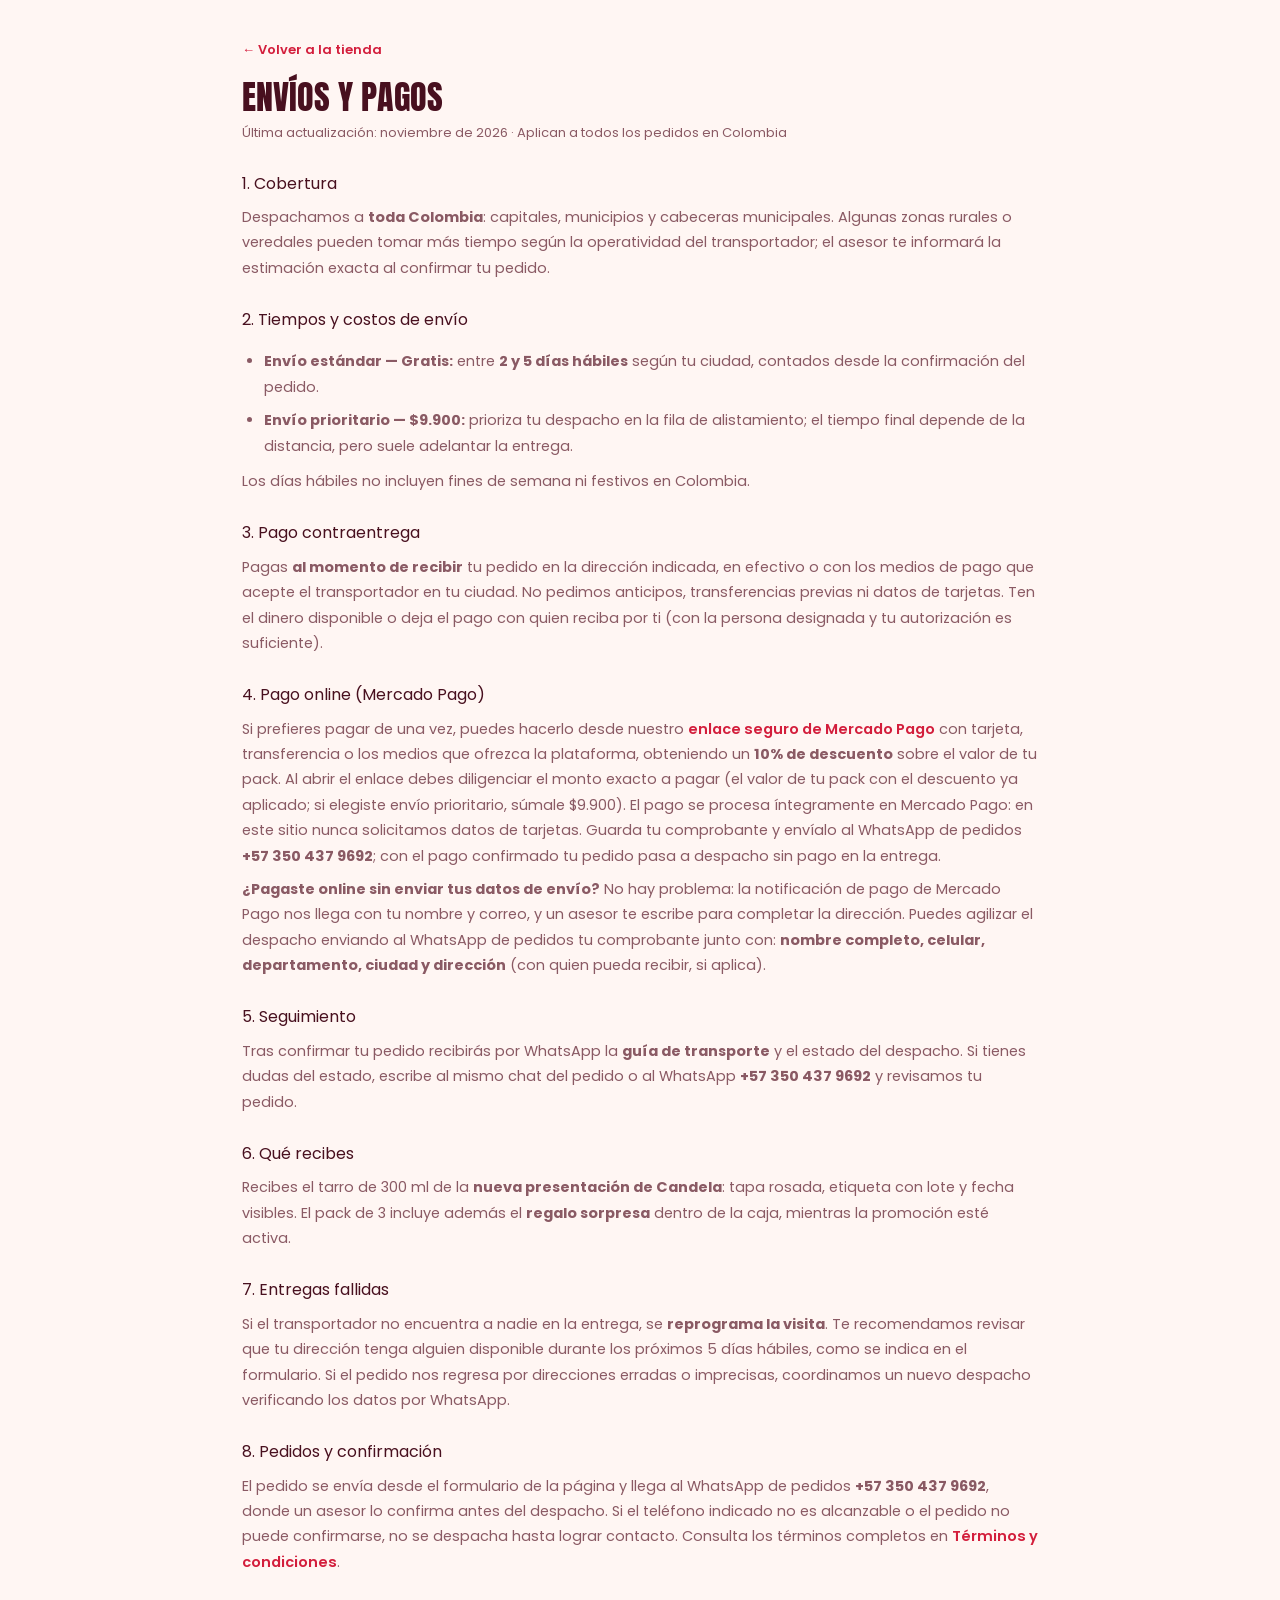
<file: envios.html>
<!DOCTYPE html>
<html lang="es-CO">
<head>
<meta charset="UTF-8">
<meta name="viewport" content="width=device-width, initial-scale=1">
<title>Envíos y pagos · IKI Colombia</title>
<meta name="description" content="Política de envíos y pagos de IKI: envío gratis a toda Colombia en 2 a 5 días hábiles, envío prioritario por $9.900 y pago contraentrega en la puerta de tu casa.">
<link rel="canonical" href="https://cremacelulitis.com/envios.html">
<link rel="icon" type="image/svg+xml" href='data:image/svg+xml,<svg xmlns="http://www.w3.org/2000/svg" viewBox="0 0 24 24"><path fill="%23D31E3C" d="M12 2c1 4-3 5-3 9a3 3 0 0 0 6 0c0-2-1-3-1-3 3 1 5 3.5 5 7a7 7 0 0 1-14 0c0-6 6-8 7-13z"/></svg>'>
<link rel="stylesheet" href="assets/css/style.css">
</head>
<body>
<main class="legal-pag">
  <a class="legal-volver" href="index.html">← Volver a la tienda</a>
  <h1>Envíos y pagos</h1>
  <p class="legal-fecha">Última actualización: noviembre de 2026 · Aplican a todos los pedidos en Colombia</p>

  <h2>1. Cobertura</h2>
  <p>Despachamos a <b>toda Colombia</b>: capitales, municipios y cabeceras municipales. Algunas zonas rurales o veredales pueden tomar más tiempo según la operatividad del transportador; el asesor te informará la estimación exacta al confirmar tu pedido.</p>

  <h2>2. Tiempos y costos de envío</h2>
  <ul>
    <li><b>Envío estándar — Gratis:</b> entre <b>2 y 5 días hábiles</b> según tu ciudad, contados desde la confirmación del pedido.</li>
    <li><b>Envío prioritario — $9.900:</b> prioriza tu despacho en la fila de alistamiento; el tiempo final depende de la distancia, pero suele adelantar la entrega.</li>
  </ul>
  <p>Los días hábiles no incluyen fines de semana ni festivos en Colombia.</p>

  <h2>3. Pago contraentrega</h2>
  <p>Pagas <b>al momento de recibir</b> tu pedido en la dirección indicada, en efectivo o con los medios de pago que acepte el transportador en tu ciudad. No pedimos anticipos, transferencias previas ni datos de tarjetas. Ten el dinero disponible o deja el pago con quien reciba por ti (con la persona designada y tu autorización es suficiente).</p>

  <h2>4. Pago online (Mercado Pago)</h2>
  <p>Si prefieres pagar de una vez, puedes hacerlo desde nuestro <a href="https://link.mercadopago.com.co/ziayiki" target="_blank" rel="noopener">enlace seguro de Mercado Pago</a> con tarjeta, transferencia o los medios que ofrezca la plataforma, obteniendo un <b>10% de descuento</b> sobre el valor de tu pack. Al abrir el enlace debes diligenciar el monto exacto a pagar (el valor de tu pack con el descuento ya aplicado; si elegiste envío prioritario, súmale $9.900). El pago se procesa íntegramente en Mercado Pago: en este sitio nunca solicitamos datos de tarjetas. Guarda tu comprobante y envíalo al WhatsApp de pedidos <b>+57 350 437 9692</b>; con el pago confirmado tu pedido pasa a despacho sin pago en la entrega.</p>
  <p><b>¿Pagaste online sin enviar tus datos de envío?</b> No hay problema: la notificación de pago de Mercado Pago nos llega con tu nombre y correo, y un asesor te escribe para completar la dirección. Puedes agilizar el despacho enviando al WhatsApp de pedidos tu comprobante junto con: <b>nombre completo, celular, departamento, ciudad y dirección</b> (con quien pueda recibir, si aplica).</p>

  <h2>5. Seguimiento</h2>
  <p>Tras confirmar tu pedido recibirás por WhatsApp la <b>guía de transporte</b> y el estado del despacho. Si tienes dudas del estado, escribe al mismo chat del pedido o al WhatsApp <b>+57 350 437 9692</b> y revisamos tu pedido.</p>

  <h2>6. Qué recibes</h2>
  <p>Recibes el tarro de 300 ml de la <b>nueva presentación de Candela</b>: tapa rosada, etiqueta con lote y fecha visibles. El pack de 3 incluye además el <b>regalo sorpresa</b> dentro de la caja, mientras la promoción esté activa.</p>

  <h2>7. Entregas fallidas</h2>
  <p>Si el transportador no encuentra a nadie en la entrega, se <b>reprograma la visita</b>. Te recomendamos revisar que tu dirección tenga alguien disponible durante los próximos 5 días hábiles, como se indica en el formulario. Si el pedido nos regresa por direcciones erradas o imprecisas, coordinamos un nuevo despacho verificando los datos por WhatsApp.</p>

  <h2>8. Pedidos y confirmación</h2>
  <p>El pedido se envía desde el formulario de la página y llega al WhatsApp de pedidos <b>+57 350 437 9692</b>, donde un asesor lo confirma antes del despacho. Si el teléfono indicado no es alcanzable o el pedido no puede confirmarse, no se despacha hasta lograr contacto. Consulta los términos completos en <a href="terminos.html">Términos y condiciones</a>.</p>
</main>
</body>
</html>
</file>
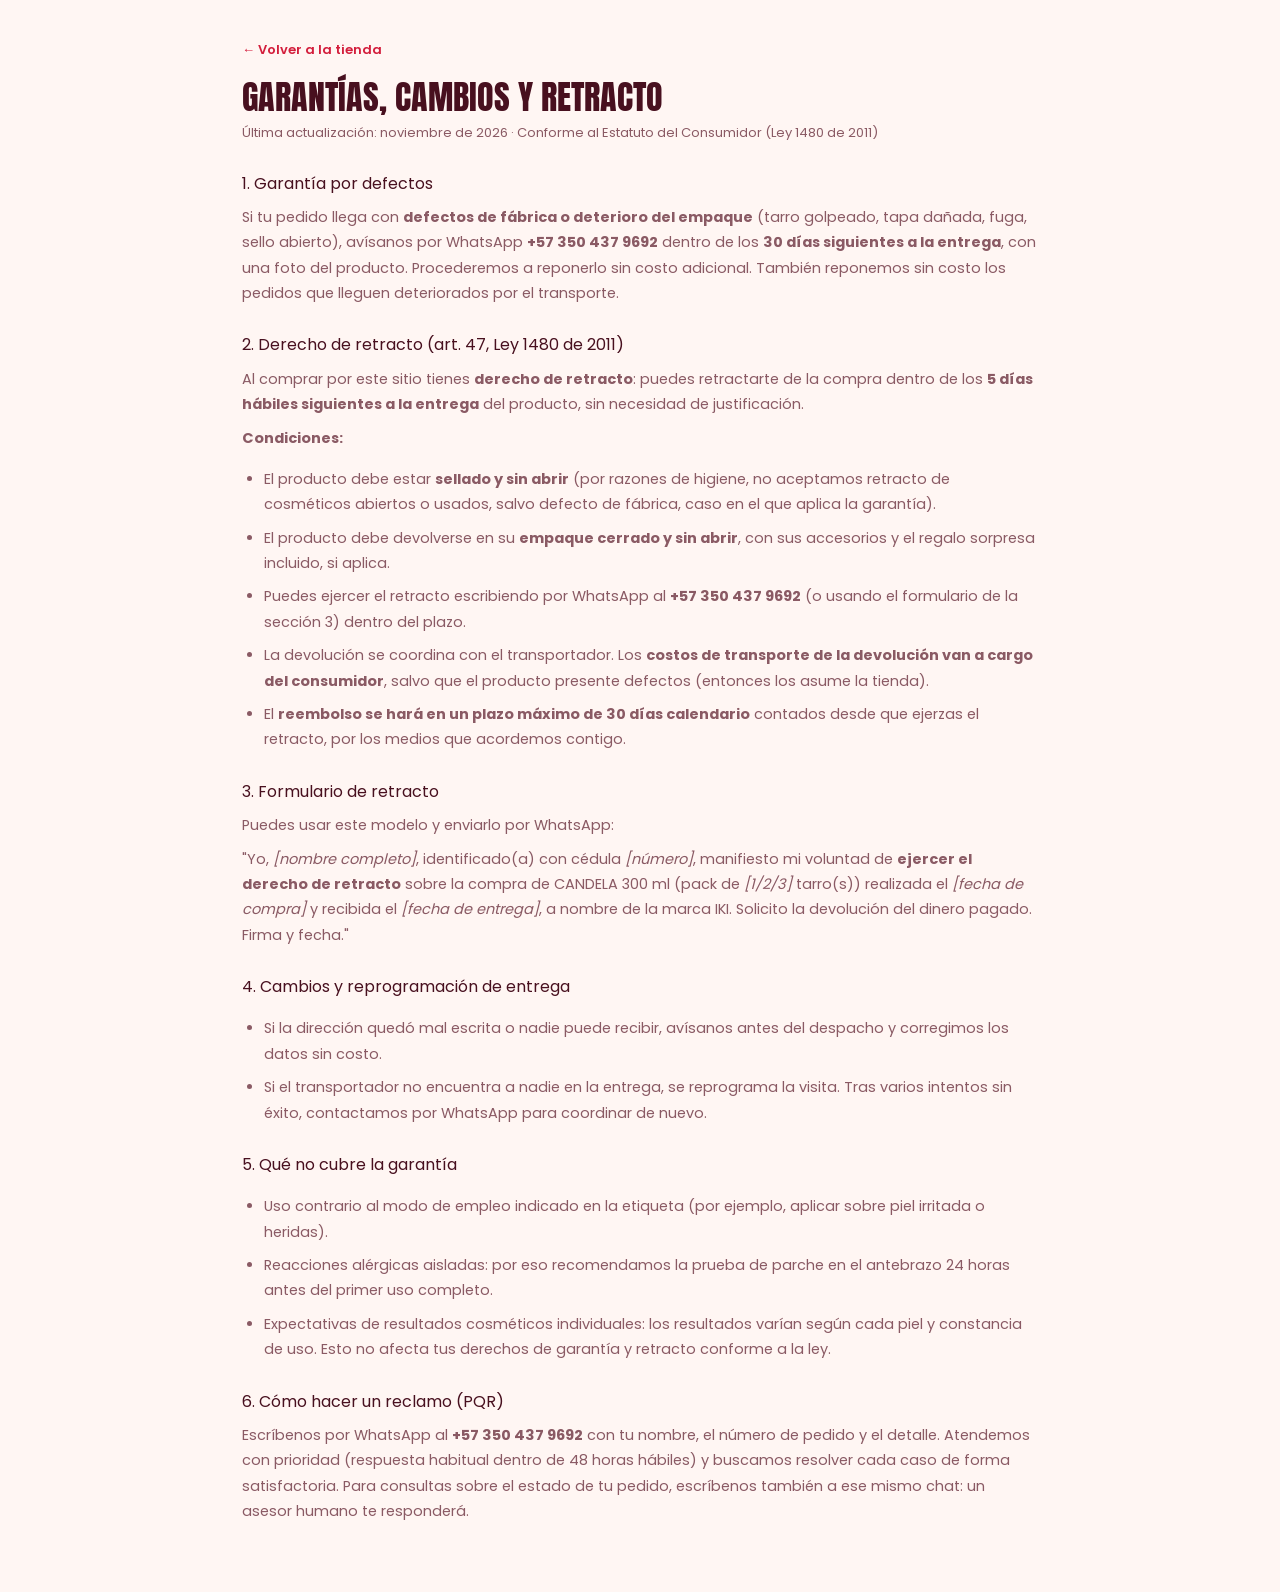
<file: garantias.html>
<!DOCTYPE html>
<html lang="es-CO">
<head>
<meta charset="UTF-8">
<meta name="viewport" content="width=device-width, initial-scale=1">
<title>Garantías, cambios y derecho de retracto · IKI</title>
<meta name="description" content="Garantía por defectos, cambios y derecho de retracto (5 días hábiles) de IKI conforme al Estatuto del Consumidor de Colombia (Ley 1480 de 2011). Incluye formulario de retracto.">
<link rel="canonical" href="https://cremacelulitis.com/garantias.html">
<link rel="icon" type="image/svg+xml" href='data:image/svg+xml,<svg xmlns="http://www.w3.org/2000/svg" viewBox="0 0 24 24"><path fill="%23D31E3C" d="M12 2c1 4-3 5-3 9a3 3 0 0 0 6 0c0-2-1-3-1-3 3 1 5 3.5 5 7a7 7 0 0 1-14 0c0-6 6-8 7-13z"/></svg>'>
<link rel="stylesheet" href="assets/css/style.css">
</head>
<body>
<main class="legal-pag">
  <a class="legal-volver" href="index.html">← Volver a la tienda</a>
  <h1>Garantías, cambios y retracto</h1>
  <p class="legal-fecha">Última actualización: noviembre de 2026 · Conforme al Estatuto del Consumidor (Ley 1480 de 2011)</p>

  <h2>1. Garantía por defectos</h2>
  <p>Si tu pedido llega con <b>defectos de fábrica o deterioro del empaque</b> (tarro golpeado, tapa dañada, fuga, sello abierto), avísanos por WhatsApp <b>+57 350 437 9692</b> dentro de los <b>30 días siguientes a la entrega</b>, con una foto del producto. Procederemos a reponerlo sin costo adicional. También reponemos sin costo los pedidos que lleguen deteriorados por el transporte.</p>

  <h2>2. Derecho de retracto (art. 47, Ley 1480 de 2011)</h2>
  <p>Al comprar por este sitio tienes <b>derecho de retracto</b>: puedes retractarte de la compra dentro de los <b>5 días hábiles siguientes a la entrega</b> del producto, sin necesidad de justificación.</p>
  <p><b>Condiciones:</b></p>
  <ul>
    <li>El producto debe estar <b>sellado y sin abrir</b> (por razones de higiene, no aceptamos retracto de cosméticos abiertos o usados, salvo defecto de fábrica, caso en el que aplica la garantía).</li>
    <li>El producto debe devolverse en su <b>empaque cerrado y sin abrir</b>, con sus accesorios y el regalo sorpresa incluido, si aplica.</li>
    <li>Puedes ejercer el retracto escribiendo por WhatsApp al <b>+57 350 437 9692</b> (o usando el formulario de la sección 3) dentro del plazo.</li>
    <li>La devolución se coordina con el transportador. Los <b>costos de transporte de la devolución van a cargo del consumidor</b>, salvo que el producto presente defectos (entonces los asume la tienda).</li>
    <li>El <b>reembolso se hará en un plazo máximo de 30 días calendario</b> contados desde que ejerzas el retracto, por los medios que acordemos contigo.</li>
  </ul>

  <h2>3. Formulario de retracto</h2>
  <p>Puedes usar este modelo y enviarlo por WhatsApp:</p>
  <p>"Yo, <i>[nombre completo]</i>, identificado(a) con cédula <i>[número]</i>, manifiesto mi voluntad de <b>ejercer el derecho de retracto</b> sobre la compra de CANDELA 300 ml (pack de <i>[1/2/3]</i> tarro(s)) realizada el <i>[fecha de compra]</i> y recibida el <i>[fecha de entrega]</i>, a nombre de la marca IKI. Solicito la devolución del dinero pagado. Firma y fecha."</p>

  <h2>4. Cambios y reprogramación de entrega</h2>
  <ul>
    <li>Si la dirección quedó mal escrita o nadie puede recibir, avísanos antes del despacho y corregimos los datos sin costo.</li>
    <li>Si el transportador no encuentra a nadie en la entrega, se reprograma la visita. Tras varios intentos sin éxito, contactamos por WhatsApp para coordinar de nuevo.</li>
  </ul>

  <h2>5. Qué no cubre la garantía</h2>
  <ul>
    <li>Uso contrario al modo de empleo indicado en la etiqueta (por ejemplo, aplicar sobre piel irritada o heridas).</li>
    <li>Reacciones alérgicas aisladas: por eso recomendamos la prueba de parche en el antebrazo 24 horas antes del primer uso completo.</li>
    <li>Expectativas de resultados cosméticos individuales: los resultados varían según cada piel y constancia de uso. Esto no afecta tus derechos de garantía y retracto conforme a la ley.</li>
  </ul>

  <h2>6. Cómo hacer un reclamo (PQR)</h2>
  <p>Escríbenos por WhatsApp al <b>+57 350 437 9692</b> con tu nombre, el número de pedido y el detalle. Atendemos con prioridad (respuesta habitual dentro de 48 horas hábiles) y buscamos resolver cada caso de forma satisfactoria. Para consultas sobre el estado de tu pedido, escríbenos también a ese mismo chat: un asesor humano te responderá.</p>
</main>
</body>
</html>
</file>
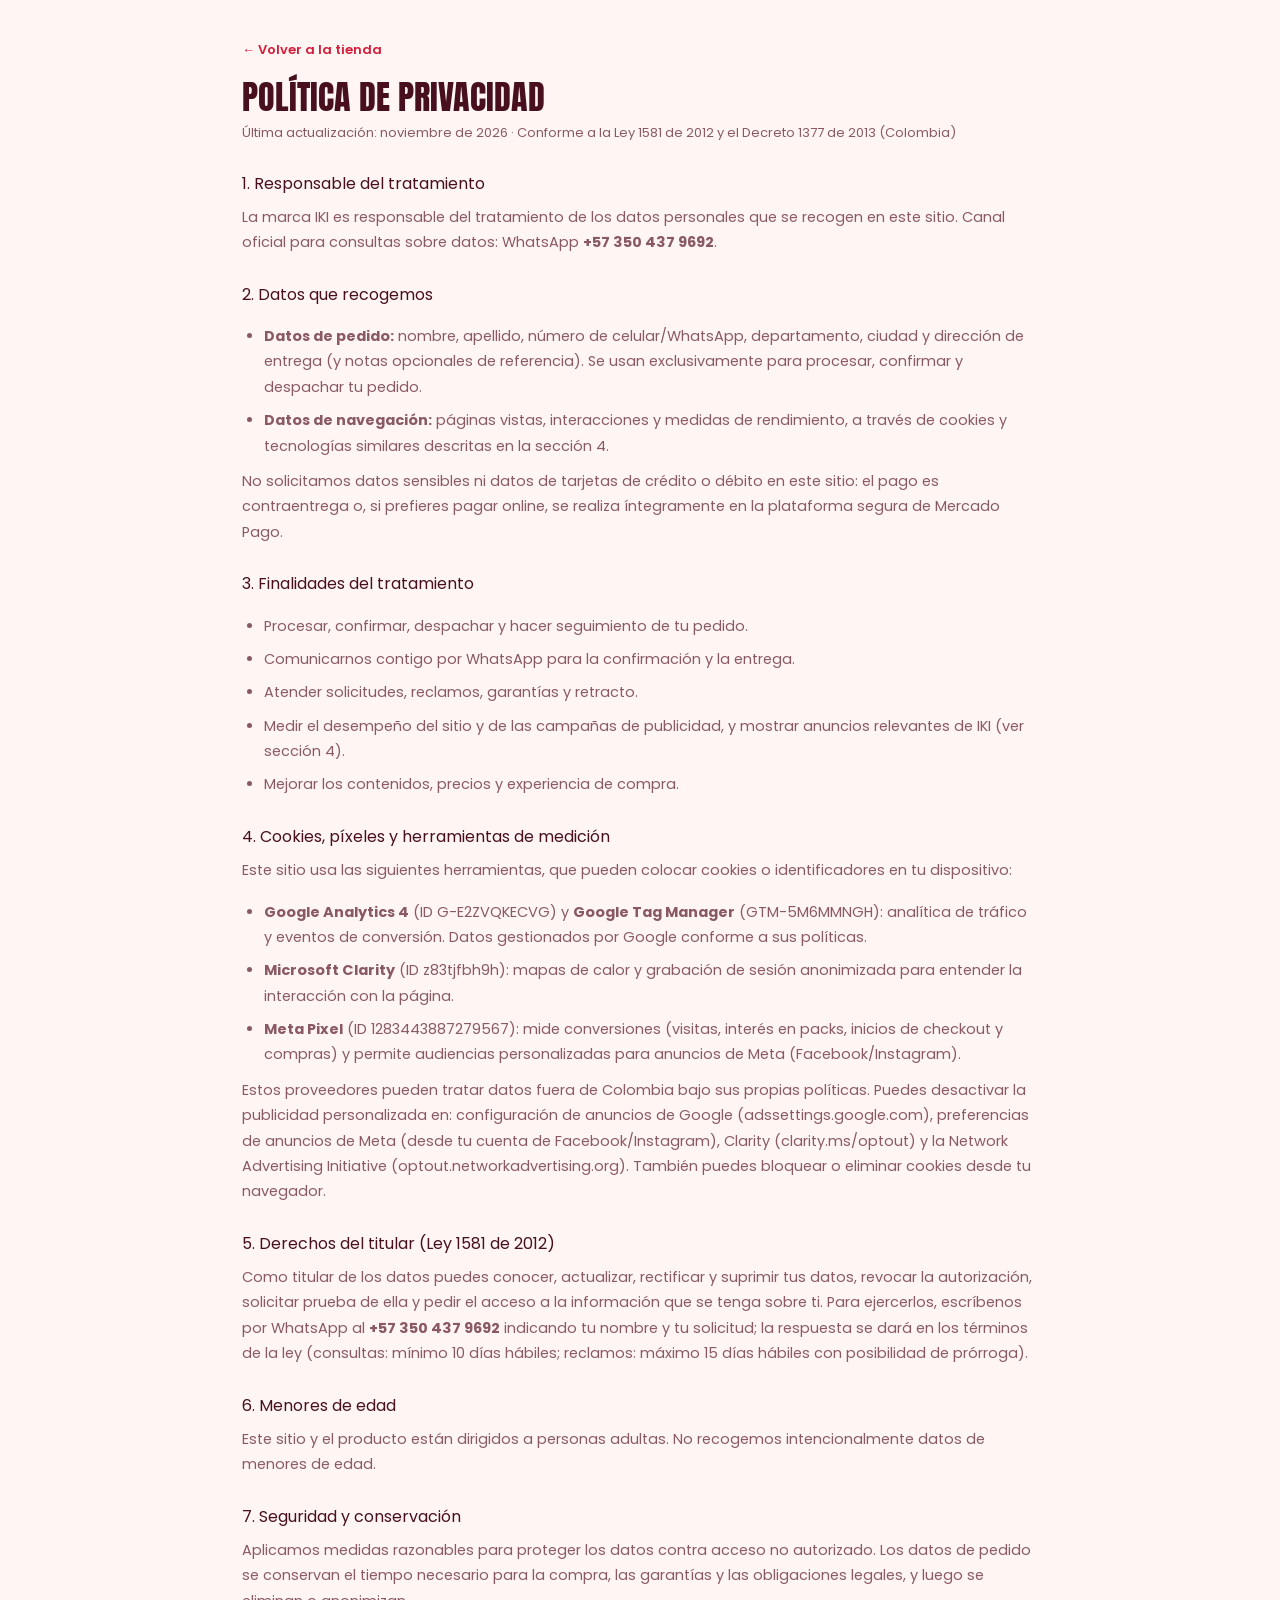
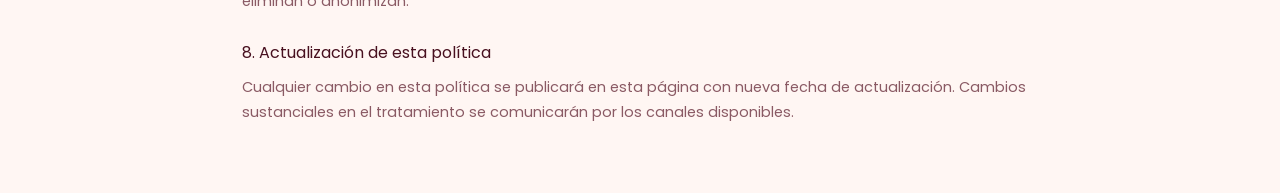
<file: privacidad.html>
<!DOCTYPE html>
<html lang="es-CO">
<head>
<meta charset="UTF-8">
<meta name="viewport" content="width=device-width, initial-scale=1">
<title>Política de privacidad y tratamiento de datos · IKI</title>
<meta name="description" content="Política de privacidad y tratamiento de datos personales de IKI conforme a la Ley 1581 de 2012: datos que recogemos, finalidades, cookies, píxeles (Meta Pixel, GA4, Clarity) y tus derechos.">
<link rel="canonical" href="https://cremacelulitis.com/privacidad.html">
<link rel="icon" type="image/svg+xml" href='data:image/svg+xml,<svg xmlns="http://www.w3.org/2000/svg" viewBox="0 0 24 24"><path fill="%23D31E3C" d="M12 2c1 4-3 5-3 9a3 3 0 0 0 6 0c0-2-1-3-1-3 3 1 5 3.5 5 7a7 7 0 0 1-14 0c0-6 6-8 7-13z"/></svg>'>
<link rel="stylesheet" href="assets/css/style.css">
</head>
<body>
<main class="legal-pag">
  <a class="legal-volver" href="index.html">← Volver a la tienda</a>
  <h1>Política de privacidad</h1>
  <p class="legal-fecha">Última actualización: noviembre de 2026 · Conforme a la Ley 1581 de 2012 y el Decreto 1377 de 2013 (Colombia)</p>

  <h2>1. Responsable del tratamiento</h2>
  <p>La marca IKI es responsable del tratamiento de los datos personales que se recogen en este sitio. Canal oficial para consultas sobre datos: WhatsApp <b>+57 350 437 9692</b>.</p>

  <h2>2. Datos que recogemos</h2>
  <ul>
    <li><b>Datos de pedido:</b> nombre, apellido, número de celular/WhatsApp, departamento, ciudad y dirección de entrega (y notas opcionales de referencia). Se usan exclusivamente para procesar, confirmar y despachar tu pedido.</li>
    <li><b>Datos de navegación:</b> páginas vistas, interacciones y medidas de rendimiento, a través de cookies y tecnologías similares descritas en la sección 4.</li>
  </ul>
  <p>No solicitamos datos sensibles ni datos de tarjetas de crédito o débito en este sitio: el pago es contraentrega o, si prefieres pagar online, se realiza íntegramente en la plataforma segura de Mercado Pago.</p>

  <h2>3. Finalidades del tratamiento</h2>
  <ul>
    <li>Procesar, confirmar, despachar y hacer seguimiento de tu pedido.</li>
    <li>Comunicarnos contigo por WhatsApp para la confirmación y la entrega.</li>
    <li>Atender solicitudes, reclamos, garantías y retracto.</li>
    <li>Medir el desempeño del sitio y de las campañas de publicidad, y mostrar anuncios relevantes de IKI (ver sección 4).</li>
    <li>Mejorar los contenidos, precios y experiencia de compra.</li>
  </ul>

  <h2>4. Cookies, píxeles y herramientas de medición</h2>
  <p>Este sitio usa las siguientes herramientas, que pueden colocar cookies o identificadores en tu dispositivo:</p>
  <ul>
    <li><b>Google Analytics 4</b> (ID G-E2ZVQKECVG) y <b>Google Tag Manager</b> (GTM-5M6MMNGH): analítica de tráfico y eventos de conversión. Datos gestionados por Google conforme a sus políticas.</li>
    <li><b>Microsoft Clarity</b> (ID z83tjfbh9h): mapas de calor y grabación de sesión anonimizada para entender la interacción con la página.</li>
    <li><b>Meta Pixel</b> (ID 1283443887279567): mide conversiones (visitas, interés en packs, inicios de checkout y compras) y permite audiencias personalizadas para anuncios de Meta (Facebook/Instagram).</li>
  </ul>
  <p>Estos proveedores pueden tratar datos fuera de Colombia bajo sus propias políticas. Puedes desactivar la publicidad personalizada en: configuración de anuncios de Google (adssettings.google.com), preferencias de anuncios de Meta (desde tu cuenta de Facebook/Instagram), Clarity (clarity.ms/optout) y la Network Advertising Initiative (optout.networkadvertising.org). También puedes bloquear o eliminar cookies desde tu navegador.</p>

  <h2>5. Derechos del titular (Ley 1581 de 2012)</h2>
  <p>Como titular de los datos puedes conocer, actualizar, rectificar y suprimir tus datos, revocar la autorización, solicitar prueba de ella y pedir el acceso a la información que se tenga sobre ti. Para ejercerlos, escríbenos por WhatsApp al <b>+57 350 437 9692</b> indicando tu nombre y tu solicitud; la respuesta se dará en los términos de la ley (consultas: mínimo 10 días hábiles; reclamos: máximo 15 días hábiles con posibilidad de prórroga).</p>

  <h2>6. Menores de edad</h2>
  <p>Este sitio y el producto están dirigidos a personas adultas. No recogemos intencionalmente datos de menores de edad.</p>

  <h2>7. Seguridad y conservación</h2>
  <p>Aplicamos medidas razonables para proteger los datos contra acceso no autorizado. Los datos de pedido se conservan el tiempo necesario para la compra, las garantías y las obligaciones legales, y luego se eliminan o anonimizan.</p>

  <h2>8. Actualización de esta política</h2>
  <p>Cualquier cambio en esta política se publicará en esta página con nueva fecha de actualización. Cambios sustanciales en el tratamiento se comunicarán por los canales disponibles.</p>
</main>
</body>
</html>
</file>
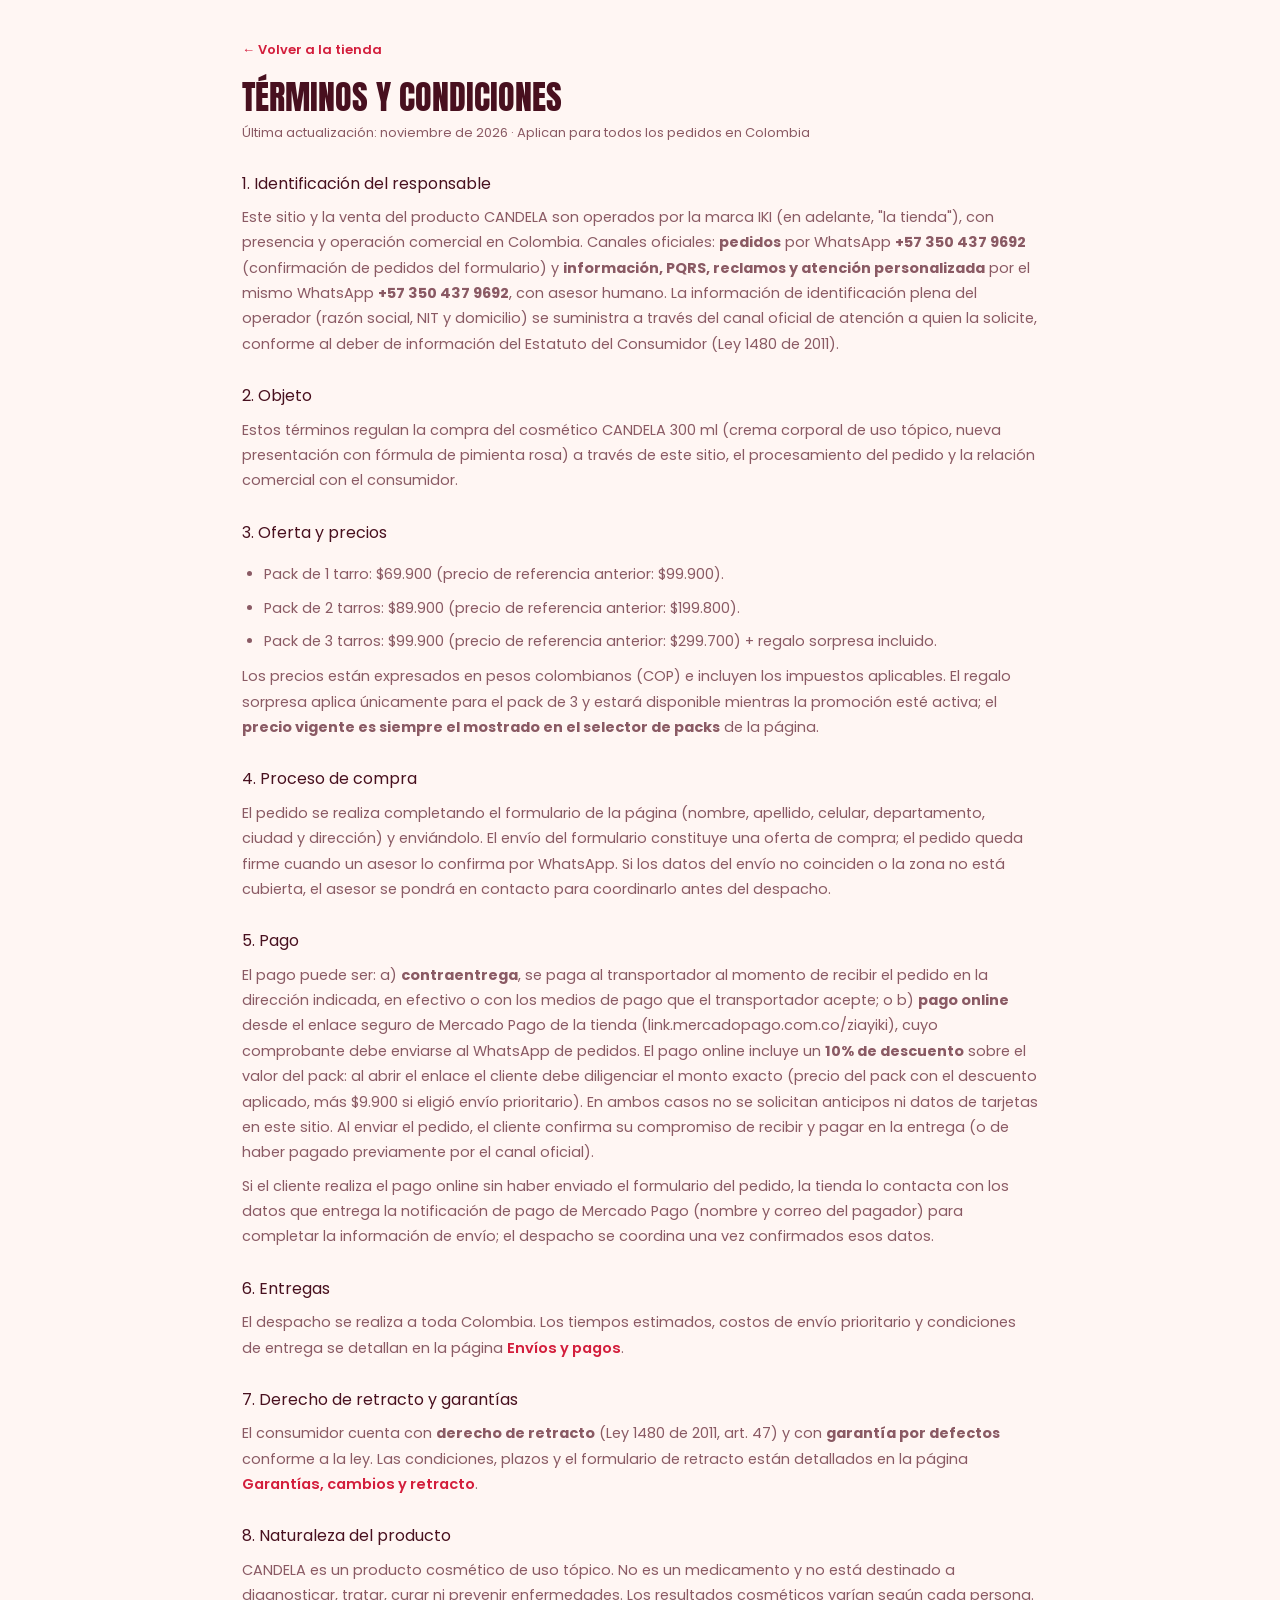
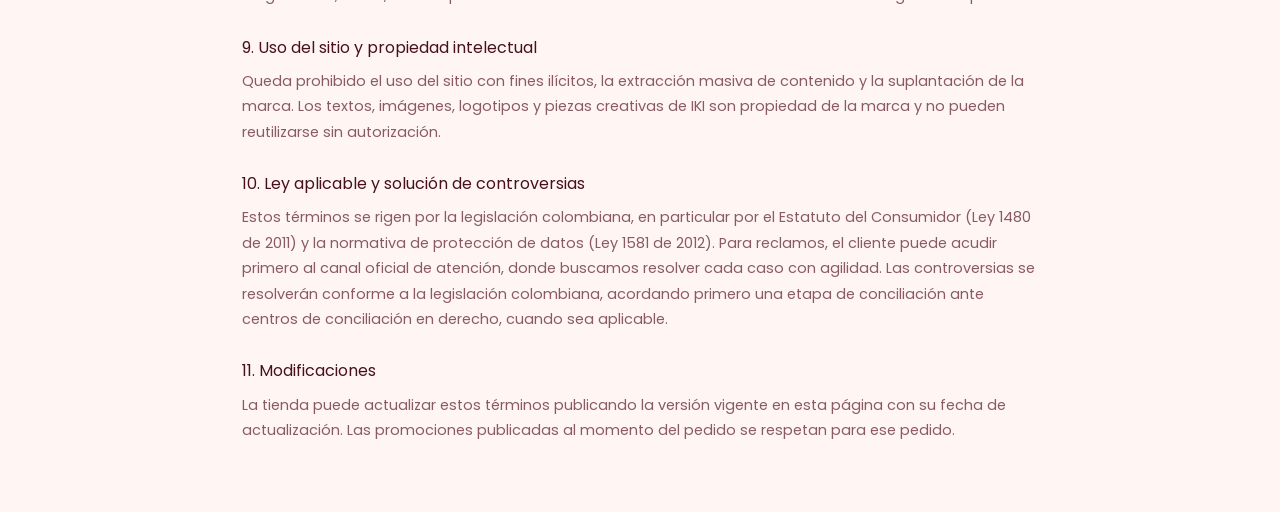
<file: terminos.html>
<!DOCTYPE html>
<html lang="es-CO">
<head>
<meta charset="UTF-8">
<meta name="viewport" content="width=device-width, initial-scale=1">
<title>Términos y condiciones · IKI Colombia</title>
<meta name="description" content="Términos y condiciones de venta de IKI: precios, proceso de compra, pago contraentrega, envíos a toda Colombia y normativa de protección al consumidor (Ley 1480 de 2011).">
<link rel="canonical" href="https://cremacelulitis.com/terminos.html">
<link rel="icon" type="image/svg+xml" href='data:image/svg+xml,<svg xmlns="http://www.w3.org/2000/svg" viewBox="0 0 24 24"><path fill="%23D31E3C" d="M12 2c1 4-3 5-3 9a3 3 0 0 0 6 0c0-2-1-3-1-3 3 1 5 3.5 5 7a7 7 0 0 1-14 0c0-6 6-8 7-13z"/></svg>'>
<link rel="stylesheet" href="assets/css/style.css">
</head>
<body>
<main class="legal-pag">
  <a class="legal-volver" href="index.html">← Volver a la tienda</a>
  <h1>Términos y condiciones</h1>
  <p class="legal-fecha">Última actualización: noviembre de 2026 · Aplican para todos los pedidos en Colombia</p>

  <h2>1. Identificación del responsable</h2>
  <p>Este sitio y la venta del producto CANDELA son operados por la marca IKI (en adelante, "la tienda"), con presencia y operación comercial en Colombia. Canales oficiales: <b>pedidos</b> por WhatsApp <b>+57 350 437 9692</b> (confirmación de pedidos del formulario) y <b>información, PQRS, reclamos y atención personalizada</b> por el mismo WhatsApp <b>+57 350 437 9692</b>, con asesor humano. La información de identificación plena del operador (razón social, NIT y domicilio) se suministra a través del canal oficial de atención a quien la solicite, conforme al deber de información del Estatuto del Consumidor (Ley 1480 de 2011).</p>

  <h2>2. Objeto</h2>
  <p>Estos términos regulan la compra del cosmético CANDELA 300 ml (crema corporal de uso tópico, nueva presentación con fórmula de pimienta rosa) a través de este sitio, el procesamiento del pedido y la relación comercial con el consumidor.</p>

  <h2>3. Oferta y precios</h2>
  <ul>
    <li>Pack de 1 tarro: $69.900 (precio de referencia anterior: $99.900).</li>
    <li>Pack de 2 tarros: $89.900 (precio de referencia anterior: $199.800).</li>
    <li>Pack de 3 tarros: $99.900 (precio de referencia anterior: $299.700) + regalo sorpresa incluido.</li>
  </ul>
  <p>Los precios están expresados en pesos colombianos (COP) e incluyen los impuestos aplicables. El regalo sorpresa aplica únicamente para el pack de 3 y estará disponible mientras la promoción esté activa; el <b>precio vigente es siempre el mostrado en el selector de packs</b> de la página.</p>

  <h2>4. Proceso de compra</h2>
  <p>El pedido se realiza completando el formulario de la página (nombre, apellido, celular, departamento, ciudad y dirección) y enviándolo. El envío del formulario constituye una oferta de compra; el pedido queda firme cuando un asesor lo confirma por WhatsApp. Si los datos del envío no coinciden o la zona no está cubierta, el asesor se pondrá en contacto para coordinarlo antes del despacho.</p>

  <h2>5. Pago</h2>
  <p>El pago puede ser: a) <b>contraentrega</b>, se paga al transportador al momento de recibir el pedido en la dirección indicada, en efectivo o con los medios de pago que el transportador acepte; o b) <b>pago online</b> desde el enlace seguro de Mercado Pago de la tienda (link.mercadopago.com.co/ziayiki), cuyo comprobante debe enviarse al WhatsApp de pedidos. El pago online incluye un <b>10% de descuento</b> sobre el valor del pack: al abrir el enlace el cliente debe diligenciar el monto exacto (precio del pack con el descuento aplicado, más $9.900 si eligió envío prioritario). En ambos casos no se solicitan anticipos ni datos de tarjetas en este sitio. Al enviar el pedido, el cliente confirma su compromiso de recibir y pagar en la entrega (o de haber pagado previamente por el canal oficial).</p>
  <p>Si el cliente realiza el pago online sin haber enviado el formulario del pedido, la tienda lo contacta con los datos que entrega la notificación de pago de Mercado Pago (nombre y correo del pagador) para completar la información de envío; el despacho se coordina una vez confirmados esos datos.</p>

  <h2>6. Entregas</h2>
  <p>El despacho se realiza a toda Colombia. Los tiempos estimados, costos de envío prioritario y condiciones de entrega se detallan en la página <a href="envios.html">Envíos y pagos</a>.</p>

  <h2>7. Derecho de retracto y garantías</h2>
  <p>El consumidor cuenta con <b>derecho de retracto</b> (Ley 1480 de 2011, art. 47) y con <b>garantía por defectos</b> conforme a la ley. Las condiciones, plazos y el formulario de retracto están detallados en la página <a href="garantias.html">Garantías, cambios y retracto</a>.</p>

  <h2>8. Naturaleza del producto</h2>
  <p>CANDELA es un producto cosmético de uso tópico. No es un medicamento y no está destinado a diagnosticar, tratar, curar ni prevenir enfermedades. Los resultados cosméticos varían según cada persona.</p>

  <h2>9. Uso del sitio y propiedad intelectual</h2>
  <p>Queda prohibido el uso del sitio con fines ilícitos, la extracción masiva de contenido y la suplantación de la marca. Los textos, imágenes, logotipos y piezas creativas de IKI son propiedad de la marca y no pueden reutilizarse sin autorización.</p>

  <h2>10. Ley aplicable y solución de controversias</h2>
  <p>Estos términos se rigen por la legislación colombiana, en particular por el Estatuto del Consumidor (Ley 1480 de 2011) y la normativa de protección de datos (Ley 1581 de 2012). Para reclamos, el cliente puede acudir primero al canal oficial de atención, donde buscamos resolver cada caso con agilidad. Las controversias se resolverán conforme a la legislación colombiana, acordando primero una etapa de conciliación ante centros de conciliación en derecho, cuando sea aplicable.</p>

  <h2>11. Modificaciones</h2>
  <p>La tienda puede actualizar estos términos publicando la versión vigente en esta página con su fecha de actualización. Las promociones publicadas al momento del pedido se respetan para ese pedido.</p>
</main>
</body>
</html>
</file>
<file: assets/css/style.css>
/* ============================================================
   CANDELA — Sistema de diseño de la landing
   Paleta: rojo candela, rosa pimienta, niebla rosa, crema, vino, oro
   Tipografía: Anton (display) + Poppins (cuerpo) + Caveat (acentos)
   ============================================================ */

/* --- Fuentes autoalojadas (subset latin woff2): quita Google Fonts del
   camino crítico y elimina la dependencia externa. Los fallbacks ajustados
   (Arial/Roboto con métricas medidas en Chrome: Δancho 0.00% Δalto 0.00px
   contra cada fuente real) hacen que el swap fallback→webfont no mueva ni
   un pixel: CLS de fuentes ≈ 0 en desktop y móvil. --- */
@font-face{font-family:"Anton";font-style:normal;font-weight:400;font-display:swap;src:url("../fonts/anton-400.woff2") format("woff2")}
@font-face{font-family:"Poppins";font-style:normal;font-weight:400;font-display:swap;src:url("../fonts/poppins-400.woff2") format("woff2")}
@font-face{font-family:"Poppins";font-style:normal;font-weight:500;font-display:swap;src:url("../fonts/poppins-500.woff2") format("woff2")}
@font-face{font-family:"Poppins";font-style:normal;font-weight:600;font-display:swap;src:url("../fonts/poppins-600.woff2") format("woff2")}
@font-face{font-family:"Poppins";font-style:normal;font-weight:700;font-display:swap;src:url("../fonts/poppins-700.woff2") format("woff2")}
@font-face{font-family:"Caveat";font-style:normal;font-weight:600;font-display:swap;src:url("../fonts/caveat-600.woff2") format("woff2")}
@font-face{font-family:"Anton Fallback";font-style:normal;font-weight:400;src:local("Arial"),local("Roboto"),local("Helvetica Neue");size-adjust:81.1%;ascent-override:145.5%;descent-override:40.69%;line-gap-override:0%}
@font-face{font-family:"Poppins Fallback";font-style:normal;font-weight:400;src:local("Arial"),local("Roboto"),local("Helvetica Neue");size-adjust:103.96%;ascent-override:101%;descent-override:33.67%;line-gap-override:9.62%}
@font-face{font-family:"Poppins Fallback";font-style:normal;font-weight:500;src:local("Arial"),local("Roboto"),local("Helvetica Neue");size-adjust:105.6%;ascent-override:99.43%;descent-override:33.14%;line-gap-override:9.47%}
@font-face{font-family:"Poppins Fallback";font-style:normal;font-weight:600;src:local("Arial"),local("Roboto"),local("Helvetica Neue");size-adjust:106.75%;ascent-override:98.36%;descent-override:32.79%;line-gap-override:9.37%}
@font-face{font-family:"Poppins Fallback";font-style:normal;font-weight:700;src:local("Arial"),local("Roboto"),local("Helvetica Neue");size-adjust:108.07%;ascent-override:97.16%;descent-override:32.39%;line-gap-override:9.25%}
@font-face{font-family:"Caveat Fallback";font-style:normal;font-weight:600;src:local("Comic Sans MS"),local("Chalkboard SE"),local("Comic Neue");size-adjust:73.97%;ascent-override:129.78%;descent-override:40.56%;line-gap-override:0%}

:root{
  --rojo:#D31E3C;
  --rojo-oscuro:#A3122B;
  --pimienta:#F2547D;
  --pimienta-claro:#FBD3DE;
  --crema:#FFF6F3;
  --crema-2:#FDEBEF;
  --vino:#48101F;
  --vino-soft:#8A5A64;
  --oro:#F2A93B;
  --exito:#1E9E6A;
  --blanco:#FFFFFF;

  --ff-display:"Anton","Anton Fallback",sans-serif;
  --ff-cuerpo:"Poppins","Poppins Fallback",Arial,sans-serif;
  --ff-mano:"Caveat","Caveat Fallback",cursive;

  --r-sm:10px;
  --r-md:18px;
  --r-lg:26px;
  --r-pill:999px;
  --sombra:0 10px 30px rgba(72,16,31,.10);
  --sombra-fuerte:0 18px 50px rgba(72,16,31,.18);
}

*,*::before,*::after{box-sizing:border-box}
html{scroll-behavior:smooth}
body{
  margin:0;
  background:var(--crema);
  color:var(--vino);
  font:400 16px/1.65 var(--ff-cuerpo);
  -webkit-font-smoothing:antialiased;
  overflow-x:hidden;
}
img{max-width:100%;display:block;height:auto}
a{color:inherit;text-decoration:none}
button{font-family:inherit;border:0;background:none;cursor:pointer;color:inherit}
input,select,textarea{font-family:inherit;font-size:inherit}
h1,h2,h3,h4{margin:0;line-height:1.1}
p{margin:0}
.wrap{max-width:1180px;margin:0 auto;padding:0 24px}
.center{text-align:center}

/* ============ Marquee superior ============ */
.barra-top{background:var(--vino);color:#FFD9E2;overflow:hidden;padding:10px 0;contain:paint}
.barra-top .pista{display:flex;white-space:nowrap;animation:desfile 30s linear infinite}
.barra-top span{font-size:12px;font-weight:600;letter-spacing:.18em;text-transform:uppercase;padding:0 22px;display:inline-flex;align-items:center;gap:22px}
.barra-top .sep{color:var(--oro);font-size:9px}
@keyframes desfile{to{transform:translateX(-50%)}}

/* ============ Header ============ */
header{position:sticky;top:0;z-index:80;background:rgba(255,246,243,.92);backdrop-filter:blur(12px);border-bottom:1px solid rgba(72,16,31,.08)}
.hd{display:flex;align-items:center;justify-content:space-between;gap:16px;padding:14px 24px;max-width:1180px;margin:0 auto}
.logo{display:flex;align-items:center;gap:10px}
.logo svg{width:30px;height:30px}
.logo b{font:400 26px/1 var(--ff-display);letter-spacing:.04em;color:var(--rojo);text-transform:uppercase}
.logo small{display:block;font:600 9px/1.2 var(--ff-cuerpo);letter-spacing:.3em;text-transform:uppercase;color:var(--vino-soft)}
.hd-valor{display:flex;align-items:center;gap:10px}
.estrellas{color:var(--oro);font-size:15px;letter-spacing:2px}
.hd-valor small{font-size:12px;color:var(--vino-soft);font-weight:500}

/* ============ Botones ============ */
.btn{
  display:inline-flex;align-items:center;justify-content:center;gap:10px;
  background:var(--rojo);color:#fff;border-radius:var(--r-pill);
  font:700 15px var(--ff-cuerpo);letter-spacing:.02em;
  padding:18px 34px;box-shadow:0 10px 24px rgba(211,30,60,.35);
  transition:transform .2s,box-shadow .2s,background .2s;cursor:pointer
}
.btn:hover{background:var(--rojo-oscuro);transform:translateY(-2px);box-shadow:0 14px 30px rgba(211,30,60,.42)}
.btn.secundario{background:transparent;color:var(--vino);box-shadow:none;border:2px solid rgba(72,16,31,.18)}
.btn.secundario:hover{border-color:var(--vino);background:rgba(72,16,31,.05)}
.btn.blanco{background:#fff;color:var(--rojo);box-shadow:0 10px 24px rgba(72,16,31,.25)}
.btn.blanco:hover{background:var(--crema-2)}
.btn.fino{padding:13px 26px;font-size:14px;height:48px;display:inline-flex;align-items:center}
.btn:not(.secundario) .flecha{transition:transform .2s}
.btn:hover .flecha{transform:translateX(4px)}

/* ============ Héroe ============ */
.hero{position:relative;padding:64px 0 40px;overflow:hidden;overflow:clip}
.hero-fondo{position:absolute;inset:0;z-index:-1}
.hero-fondo .blob{position:absolute;border-radius:50%;filter:blur(70px);opacity:.5}
.hero-fondo .b1{width:560px;height:560px;background:var(--pimienta-claro);top:-180px;right:-120px}
.hero-fondo .b2{width:420px;height:420px;background:#FFE3D0;bottom:-160px;left:-140px}
.hero-grid{display:grid;grid-template-columns:1.05fr .95fr;gap:48px;align-items:center}
.chip{display:inline-flex;align-items:center;gap:8px;background:#fff;border:1px solid var(--pimienta-claro);color:var(--rojo);border-radius:var(--r-pill);padding:8px 16px;font:600 12px var(--ff-cuerpo);letter-spacing:.14em;text-transform:uppercase;box-shadow:var(--sombra)}
.hero h1{font:400 clamp(44px,6vw,76px)/1 var(--ff-display);text-transform:uppercase;letter-spacing:.01em;margin:18px 0 4px;color:var(--vino)}
.hero h1 em{font-style:normal;color:var(--rojo);position:relative}
.hero h1 .mano{font:600 clamp(30px,3.4vw,44px)/1 var(--ff-mano);text-transform:none;color:var(--pimienta);display:inline-block;transform:rotate(-3deg);margin-left:8px}
.hero .bajada{font-size:17px;color:var(--vino-soft);max-width:520px;margin:18px 0 22px;line-height:1.7}
.hero-beneficios{list-style:none;margin:0 0 26px;padding:0;display:grid;gap:10px}
.hero-beneficios li{display:flex;gap:10px;align-items:flex-start;font-weight:500;font-size:15px}
.hero-beneficios .chk{flex:none;width:22px;height:22px;border-radius:50%;background:rgba(30,158,106,.12);color:var(--exito);display:grid;place-items:center;font-size:12px;font-weight:700;margin-top:2px}
.hero-precio{display:flex;align-items:center;gap:14px;flex-wrap:wrap;margin:0 0 22px}
.hero-precio .antes{font-size:15px;color:var(--vino-soft);text-decoration:line-through}
.hero-precio .ahora{font:400 38px/1 var(--ff-display);color:var(--rojo)}
.hero-precio .unidad{background:var(--pimienta-claro);color:var(--rojo-oscuro);border-radius:var(--r-pill);padding:6px 14px;font:600 12.5px var(--ff-cuerpo)}
.hero-ctas{display:flex;gap:14px;flex-wrap:wrap}
.hero-confianza{display:flex;gap:18px;flex-wrap:wrap;margin-top:22px}
.hero-confianza span{display:inline-flex;align-items:center;gap:8px;font-size:13px;font-weight:600;color:var(--vino-soft)}
.hero-confianza svg{width:18px;height:18px;stroke:var(--rojo)}

.hero-media{position:relative}
.hero-foto{border-radius:var(--r-lg);overflow:hidden;box-shadow:var(--sombra-fuerte);border:8px solid #fff;transform:rotate(2deg);background:var(--crema-2)}
.hero-foto img{width:100%;aspect-ratio:1/1;object-fit:contain;filter:drop-shadow(0 16px 26px rgba(72,16,31,.16))}
.sticker{position:absolute;font:400 20px/1.1 var(--ff-display);text-transform:uppercase;letter-spacing:.05em;display:grid;place-items:center;text-align:center;border-radius:50%;box-shadow:var(--sombra-fuerte);overflow:hidden}
.sticker.regalo{width:116px;height:116px;background:var(--oro);color:var(--vino);top:-24px;left:-14px;transform:rotate(-12deg);padding:10px;font-size:14px;line-height:1.3}
.sticker.descuento{width:112px;height:112px;background:var(--rojo);color:#fff;bottom:22px;right:-8px;transform:rotate(8deg);padding:8px}
.sticker.descuento span{display:grid;gap:2px;justify-items:center;font-size:11.5px;letter-spacing:.14em;line-height:1.1}
.sticker.descuento b{display:block;font-size:30px;line-height:1;letter-spacing:.02em}
.hero-miniaturas{display:flex;gap:12px;margin-top:18px;justify-content:center}
.hero-miniaturas img{width:72px;height:72px;object-fit:contain;background:#fff;border-radius:14px;border:3px solid #fff;box-shadow:var(--sombra);cursor:pointer;opacity:.75;transition:.2s}
.hero-miniaturas img:hover,.hero-miniaturas img.on{opacity:1;border-color:var(--pimienta)}
.hero-miniaturas img.on{transform:translateY(-3px);box-shadow:0 10px 22px rgba(211,30,60,.22)}
.hero-cap{display:block;max-width:max-content;margin:16px auto 0;background:#fff;border:1.5px dashed var(--pimienta-claro);border-radius:var(--r-pill);padding:9px 18px;font-weight:600;font-size:13.5px;color:var(--vino-soft);box-shadow:var(--sombra)}
.hero-cap.pop{animation:cap-pop .35s ease}
@keyframes cap-pop{from{transform:scale(.94);opacity:.35}to{transform:scale(1);opacity:1}}
.hero-nota{display:block;text-align:center;margin-top:12px;font-size:11.5px;letter-spacing:.06em;color:var(--vino-soft)}
.sticker.regalo small{font:700 9px var(--ff-cuerpo);letter-spacing:.14em;text-transform:uppercase;margin-top:4px;opacity:.9}
.sticker.regalo{animation:regalo-vive 2.8s ease-in-out infinite}
@keyframes regalo-vive{0%,100%{transform:rotate(-12deg) scale(1)}50%{transform:rotate(-12deg) scale(1.07)}}
.sticker.descuento i{font:700 9.5px var(--ff-cuerpo);font-style:normal;letter-spacing:.08em}
.hero-foto{box-shadow:var(--sombra-fuerte),0 0 0 12px rgba(242,84,125,.07),0 34px 70px rgba(211,30,60,.14)}
@media (prefers-reduced-motion:reduce){.sticker.regalo{animation:none}.hero-cap.pop{animation:none}}

/* ============ Barra de confianza ============ */
.confianza{background:var(--vino);color:#FFD9E2;padding:26px 0}
.confianza .wrap{display:grid;grid-template-columns:repeat(4,1fr);gap:18px}
.confianza div{display:flex;align-items:center;gap:12px;justify-content:center;text-align:left;min-width:0}
.confianza svg{width:30px;height:30px;stroke:var(--oro);flex:none}
.confianza b{display:block;font-size:13.5px;color:#fff}
.confianza small{font-size:11.5px;opacity:.75}

/* ============ Secciones ============ */
section{padding:84px 0}
.eyebrow{display:inline-flex;align-items:center;gap:10px;font:700 11px var(--ff-cuerpo);letter-spacing:.26em;text-transform:uppercase;color:var(--rojo);margin-bottom:14px}
.eyebrow::before{content:"";width:26px;height:2px;background:var(--rojo);border-radius:2px}
.h2{font:400 clamp(30px,4vw,50px)/1.08 var(--ff-display);text-transform:uppercase;letter-spacing:.01em}
.h2 em{font-style:normal;color:var(--rojo)}
.sub{color:var(--vino-soft);max-width:640px;margin-top:14px;font-size:16px;line-height:1.75}
.centrado{text-align:center}
.centrado .sub{margin-left:auto;margin-right:auto}
.centrado .eyebrow{justify-content:center}
.centrado .eyebrow::before{display:none}
.centrado .eyebrow::after{content:"✦";color:var(--oro)}

/* ============ Dolor → transformación ============ */
.dolor-grid{display:grid;grid-template-columns:1fr 1fr;gap:26px;margin-top:44px}
.dolor-card,.tras-card{border-radius:var(--r-lg);padding:34px 32px}
.dolor-card{background:#fff;border:1px solid rgba(72,16,31,.08)}
.tras-card{background:var(--vino);color:#fff}
.dolor-card h3,.tras-card h3{font:400 24px/1.2 var(--ff-display);text-transform:uppercase;margin-bottom:18px}
.dolor-card h3{color:var(--vino-soft)}
.tras-card h3{color:var(--oro)}
.dolor-card ul,.tras-card ul{list-style:none;margin:0;padding:0;display:grid;gap:12px}
.dolor-card li{display:flex;gap:10px;color:var(--vino-soft);font-size:15px}
.tras-card li{display:flex;gap:10px;font-size:15px;color:#FFE3EA}
.dolor-card li::before,.tras-card li::before{content:"✕";font-weight:700;flex:none;margin-top:1px}
.dolor-card li::before{color:var(--pimienta)}
.tras-card li::before{content:"✓";color:var(--exito)}
.tras-card .mano{font:600 26px var(--ff-mano);color:var(--pimienta-claro);display:block;margin-top:20px;transform:rotate(-2deg)}

/* ============ Antes / Después (foto real) ============ */
.ad-figure{max-width:540px;margin:44px auto 0;background:#fff;border:8px solid #fff;border-radius:var(--r-lg);box-shadow:var(--sombra-fuerte);transform:rotate(-1deg)}
.ad-figure img{width:100%;height:auto;border-radius:18px}
.ad-nota{text-align:center;color:var(--vino-soft);font-size:12.5px;margin-top:14px;padding:0 8px}

/* ============ Historias reales (cuadrícula uniforme 9:16) ============ */
.historias{background:var(--crema-2)}
.galeria-historias{display:grid;grid-template-columns:repeat(3,1fr);gap:20px;margin-top:44px}
.galeria-historias figure{margin:0;background:#fff;border:1px solid rgba(72,16,31,.07);border-radius:22px;padding:10px;box-shadow:var(--sombra)}
.galeria-historias img{width:100%;aspect-ratio:9/16;object-fit:cover;border-radius:14px;display:block;transition:transform .3s}
.galeria-historias figure:hover img{transform:scale(1.02)}

/* ============ 5 soluciones ============ */
.soluciones{background:var(--crema-2)}
.sol-grid{display:grid;grid-template-columns:repeat(3,1fr);gap:22px;margin-top:44px}
.sol-card{background:#fff;border-radius:var(--r-md);padding:28px 24px;border:1px solid rgba(72,16,31,.07);transition:transform .25s,box-shadow .25s}
.sol-card:hover{transform:translateY(-5px);box-shadow:var(--sombra)}
.sol-card .icono{width:52px;height:52px;border-radius:16px;background:var(--pimienta-claro);display:grid;place-items:center;margin-bottom:16px}
.sol-card .icono svg{width:26px;height:26px;stroke:var(--rojo)}
.sol-card h4{font:400 19px/1.2 var(--ff-display);text-transform:uppercase;margin-bottom:8px}
.sol-card p{font-size:13.5px;color:var(--vino-soft);line-height:1.65}

/* ============ Pimienta Rosa + ingredientes ============ */
.pimienta-grid{display:grid;grid-template-columns:.9fr 1.1fr;gap:56px;align-items:center;margin-top:44px}
.pimienta-foto{position:relative}
.pimienta-foto .marco{border-radius:var(--r-lg);overflow:hidden;border:8px solid #fff;box-shadow:var(--sombra-fuerte);transform:rotate(-2deg)}
.pimienta-foto img{aspect-ratio:1;object-fit:cover;width:100%}
.pimienta-foto .calor{position:absolute;bottom:-16px;right:-10px;background:var(--rojo);color:#fff;border-radius:var(--r-md);padding:14px 20px;font:400 15px/1.3 var(--ff-display);text-transform:uppercase;box-shadow:var(--sombra-fuerte);transform:rotate(3deg)}
.ing-grid{display:grid;grid-template-columns:1fr 1fr;gap:18px;margin-top:30px}
.ing-card{background:#fff;border-radius:var(--r-md);padding:22px;border:1px solid rgba(72,16,31,.07)}
.ing-card b{display:block;font-size:14.5px;color:var(--rojo);margin-bottom:6px}
.ing-card p{font-size:13px;color:var(--vino-soft);line-height:1.6}

/* ============ Video ============ */
.video-sec{background:var(--vino);color:#fff}
.video-sec .eyebrow{color:var(--pimienta-claro)}
.video-sec .h2{color:#fff}
.video-sec .h2 em{color:var(--oro)}
.video-sec .sub{color:#F6C6D3}
.video-marco{max-width:min(760px, calc(70vh * .5625));margin:44px auto 0;border-radius:var(--r-lg);overflow:hidden;box-shadow:var(--sombra-fuerte);border:6px solid rgba(255,255,255,.14);position:relative}
.video-marco video{width:100%;display:block;aspect-ratio:9/16;max-height:70vh;object-fit:cover;background:#000}
.video-nota{font:600 24px var(--ff-mano);color:var(--pimienta-claro);text-align:center;margin-top:18px;transform:rotate(-2deg)}

/* ============ Modo de uso ============ */
.pasos{display:grid;grid-template-columns:repeat(3,1fr);gap:22px;margin-top:44px}
.paso{background:#fff;border-radius:var(--r-md);padding:30px 26px;border:1px solid rgba(72,16,31,.07);position:relative}
.paso .num{width:46px;height:46px;border-radius:50%;background:var(--rojo);color:#fff;font:400 20px var(--ff-display);display:grid;place-items:center;margin-bottom:16px;box-shadow:0 8px 18px rgba(211,30,60,.3)}
.paso h4{font:400 19px var(--ff-display);text-transform:uppercase;margin-bottom:8px}
.paso p{font-size:13.5px;color:var(--vino-soft);line-height:1.65}
.tips{margin-top:30px;background:var(--crema-2);border:1px dashed var(--pimienta);border-radius:var(--r-md);padding:24px 28px;display:grid;grid-template-columns:1fr 1fr;gap:12px 28px}
.tips span{display:flex;gap:10px;font-size:14px;font-weight:500}
.tips span::before{content:"✓";color:var(--exito);font-weight:700}

/* ============ Estadísticas ============ */
.stats{background:var(--crema-2)}
.stats-grid{display:grid;grid-template-columns:repeat(4,1fr);gap:22px;margin-top:44px}
.stat{background:#fff;border-radius:var(--r-md);padding:30px 20px;text-align:center;border:1px solid rgba(72,16,31,.07)}
.stat b{font:400 52px/1 var(--ff-display);color:var(--rojo);display:block}
.stat b sup{font-size:22px;color:var(--pimienta)}
.stat p{font-size:13.5px;color:var(--vino-soft);margin-top:10px;line-height:1.5}
.stats-nota{text-align:center;font-size:12px;color:var(--vino-soft);margin-top:20px}

/* ============ Testimonios ============ */
.testi-grid{display:grid;grid-template-columns:repeat(3,1fr);gap:22px;margin-top:44px}
.testi{background:#fff;border-radius:var(--r-md);padding:26px;border:1px solid rgba(72,16,31,.07);display:flex;flex-direction:column;gap:12px}
.testi .cab{display:flex;align-items:center;gap:12px}
.testi .avatar{width:44px;height:44px;border-radius:50%;background:var(--pimienta-claro);color:var(--rojo-oscuro);font:700 16px var(--ff-cuerpo);display:grid;place-items:center;flex:none}
.testi .cab b{display:block;font-size:14px}
.testi .cab small{display:inline-flex;align-items:center;gap:5px;font-size:11.5px;color:var(--exito);font-weight:600}
.testi .cab small svg{width:13px;height:13px;stroke:var(--exito)}
.testi p{font-size:14px;color:var(--vino-soft);line-height:1.7}

/* ============ Oferta / bundles ============ */
.oferta{background:linear-gradient(180deg,var(--crema) 0%,var(--crema-2) 100%)}
.bundles{display:grid;grid-template-columns:repeat(3,1fr);gap:22px;margin-top:44px;align-items:stretch}
.bundle{position:relative;background:#fff;border:2px solid rgba(72,16,31,.10);border-radius:var(--r-lg);padding:30px 26px 26px;cursor:pointer;transition:border-color .25s,transform .25s,box-shadow .25s;display:flex;flex-direction:column}
.bundle:hover{transform:translateY(-4px);box-shadow:var(--sombra)}
.bundle.sel{border-color:var(--rojo);box-shadow:0 16px 40px rgba(211,30,60,.18)}
.bundle .cinta{position:absolute;top:-14px;left:50%;transform:translateX(-50%);background:var(--rojo);color:#fff;font:700 11px var(--ff-cuerpo);letter-spacing:.14em;text-transform:uppercase;padding:7px 18px;border-radius:var(--r-pill);white-space:nowrap;box-shadow:var(--sombra)}
.bundle .cinta.oro{background:var(--oro);color:var(--vino)}
.bundle .cinta.suave{background:#fff;color:var(--vino-soft);border:1px solid rgba(72,16,31,.15);box-shadow:0 4px 10px rgba(72,16,31,.08)}
.bundle .cant{font:400 34px/1 var(--ff-display);text-transform:uppercase}
.bundle .cant small{display:block;font:600 12px var(--ff-cuerpo);letter-spacing:.18em;color:var(--vino-soft);text-transform:uppercase;margin-top:6px}
.bundle .precio{margin:18px 0 4px;display:flex;align-items:baseline;gap:10px;flex-wrap:wrap}
.bundle .precio b{font:400 40px/1 var(--ff-display);color:var(--rojo)}
.bundle .precio s{color:var(--vino-soft);font-size:14px}
.bundle .unit{font-size:12.5px;color:var(--vino-soft);font-weight:500}
.bundle .ahorro{display:inline-flex;align-items:center;gap:6px;background:rgba(30,158,106,.1);color:var(--exito);font:700 12px var(--ff-cuerpo);padding:6px 12px;border-radius:var(--r-pill);margin:12px 0;align-self:flex-start}
.bundle .regalo{display:inline-flex;align-items:center;gap:6px;background:#FFF3DC;color:#9A6A10;font:700 12px var(--ff-cuerpo);padding:6px 12px;border-radius:var(--r-pill);margin-bottom:12px;align-self:flex-start}
.bundle .radio{margin-top:auto;display:flex;align-items:center;gap:10px;font-weight:600;font-size:14px;padding-top:16px;border-top:1px dashed rgba(72,16,31,.15)}
.bundle .radio .punto{width:22px;height:22px;border-radius:50%;border:2px solid rgba(72,16,31,.25);display:grid;place-items:center;flex:none}
.bundle.sel .radio .punto{border-color:var(--rojo)}
.bundle.sel .radio .punto::after{content:"";width:11px;height:11px;border-radius:50%;background:var(--rojo)}
.oferta-cta{margin-top:34px;display:grid;gap:10px;justify-items:center}
.oferta-cta small{font-size:12.5px;color:var(--vino-soft)}
.oferta-cta strong{font-size:15px}

/* ============ Formulario COD ============ */
.cod-sec{padding-top:40px}
.cod{max-width:640px;margin:44px auto 0;background:#fff;border-radius:var(--r-lg);box-shadow:var(--sombra-fuerte);overflow:hidden;border:1px solid rgba(72,16,31,.08)}
.cod-head{background:var(--vino);color:#fff;padding:24px 30px;display:flex;justify-content:space-between;align-items:center;gap:12px}
.cod-head h3{font:400 24px var(--ff-display);text-transform:uppercase;letter-spacing:.03em}
.cod-head p{font-size:12.5px;color:#F6C6D3;margin-top:4px}
.cod-body{padding:28px 30px}
.cod-resumen{display:flex;gap:14px;align-items:center;background:var(--crema-2);border-radius:var(--r-md);padding:14px 16px;margin-bottom:24px}
.cod-resumen img{width:58px;height:58px;border-radius:12px;object-fit:cover}
.cod-resumen .info{flex:1}
.cod-resumen b{font-size:14px;display:block}
.cod-resumen small{font-size:12px;color:var(--vino-soft)}
.cod-resumen .monto{font:400 22px var(--ff-display);color:var(--rojo)}
.cod-envio{display:grid;gap:8px;margin-bottom:24px}
.cod-envio label{display:flex;align-items:center;gap:12px;border:1.5px solid rgba(72,16,31,.12);border-radius:var(--r-sm);padding:12px 14px;cursor:pointer;font-size:13.5px;font-weight:500;transition:border-color .2s,background .2s}
.cod-envio label:has(input:checked){border-color:var(--rojo);background:rgba(211,30,60,.05)}
.cod-envio input{accent-color:var(--rojo)}
.cod-envio .pre{margin-left:auto;font-weight:700;font-size:13px}
.cod-pago{display:grid;gap:8px;margin-bottom:24px}
.cod-pago>b,.cod-envio>b{font-size:14px;color:var(--vino)}
.cod-pago>label{display:flex;align-items:center;gap:12px;border:1.5px solid rgba(72,16,31,.12);border-radius:var(--r-sm);padding:12px 14px;cursor:pointer;font-size:13.5px;font-weight:500;transition:border-color .2s,background .2s}
.cod-pago>label:has(input:checked){border-color:var(--rojo);background:rgba(211,30,60,.05)}
.cod-pago input{accent-color:var(--rojo)}
.pago-online-info{border:1.5px dashed var(--rojo);background:rgba(211,30,60,.05);border-radius:var(--r-sm);padding:12px 14px;display:grid;gap:8px;font-size:12.5px;color:var(--vino-soft);animation:pop .45s cubic-bezier(.34,1.56,.64,1)}
.pago-online-info p{margin:0}
.pago-online-info b{color:var(--vino)}
.pago-precio{font:400 22px var(--ff-display);color:var(--rojo)}
.pago-tag{display:inline-flex;align-items:center;gap:6px;background:rgba(30,158,106,.1);color:var(--exito);font-size:12px;font-weight:700;letter-spacing:.03em;padding:7px 12px;border-radius:var(--r-pill)}
.pago-online-info .pago-tag{color:var(--exito)}
.pago-desglose{background:#fff;border:1.5px dashed rgba(211,30,60,.3);border-radius:10px;padding:10px 12px;display:grid;gap:6px;font-size:12.5px;color:var(--vino-soft)}
.pago-desglose>div{display:flex;justify-content:space-between;gap:8px;align-items:baseline}
.pago-desglose>div b{color:var(--vino);white-space:nowrap}
.pago-desglose .d-total{border-top:1px dashed rgba(211,30,60,.3);padding-top:8px}
.pago-desglose .d-total span{font-weight:700;color:var(--vino)}
.pago-desglose .d-total b{font:400 24px var(--ff-display);color:var(--rojo)}
.pago-btn{font-size:13.5px;padding:12px 18px;text-align:center}
.pago-btn-sec{display:block;text-align:center;font-size:13px;padding:12px 18px;background:#fff;color:var(--vino);border:1.5px solid rgba(72,16,31,.25);box-shadow:none}
.pago-btn-sec::after{display:none}
.cod-campos{display:grid;gap:16px}
.fila{display:grid;grid-template-columns:1fr 1fr;gap:16px}
.campo label{display:block;font:600 11px var(--ff-cuerpo);letter-spacing:.14em;text-transform:uppercase;color:var(--vino-soft);margin-bottom:7px}
.campo label .req{color:var(--rojo)}
.campo input,.campo select,.campo textarea{width:100%;border:1.5px solid rgba(72,16,31,.14);border-radius:var(--r-sm);background:transparent;padding:13px 14px;color:var(--vino);transition:border-color .2s}
.campo input:focus,.campo select:focus,.campo textarea:focus{outline:none;border-color:var(--rojo)}
.campo small{display:block;font-size:11.5px;color:var(--vino-soft);margin-top:5px}
.cod-totales{border-top:1px dashed rgba(72,16,31,.2);margin-top:24px;padding-top:18px;display:grid;gap:8px}
.cod-totales div{display:flex;justify-content:space-between;font-size:14px;color:var(--vino-soft)}
#rowDescuento span{color:var(--exito)}
#rowDescuento span:last-child{font-weight:700;color:var(--exito)}
.cod-totales div span:last-child{font-weight:600;color:var(--vino)}
.cod-totales .tot-final{font-size:16px;font-weight:600;color:var(--vino)}
.cod-totales .tot-final span:last-child{font:400 26px var(--ff-display);color:var(--rojo)}
.cod-compromiso{font-size:12.5px;color:var(--vino-soft);margin-top:14px;display:flex;gap:9px;align-items:flex-start}
.cod-compromiso input{accent-color:var(--rojo);margin-top:3px}
.cod-enviar{width:100%;margin-top:18px}
.cod-aviso{text-align:center;font-size:12px;color:var(--vino-soft);margin-top:12px}

/* ============ FAQ ============ */
.faq{max-width:760px;margin:44px auto 0;display:grid;gap:14px}
.faq-item{background:#fff;border:1px solid rgba(72,16,31,.08);border-radius:var(--r-md);overflow:hidden}
.faq-q{width:100%;display:flex;justify-content:space-between;align-items:center;gap:16px;padding:20px 24px;font-weight:600;font-size:15px;text-align:left}
.faq-q .mas{flex:none;width:30px;height:30px;border-radius:50%;background:var(--crema-2);color:var(--rojo);display:grid;place-items:center;font-size:18px;font-weight:700;transition:transform .25s}
.faq-item.open .faq-q .mas{transform:rotate(45deg);background:var(--rojo);color:#fff}
.faq-a{max-height:0;overflow:hidden;transition:max-height .35s ease}
.faq-a p{padding:0 24px 22px;font-size:14px;color:var(--vino-soft);line-height:1.75}

/* ============ CTA final ============ */
.final{background:var(--rojo);color:#fff;text-align:center;position:relative;overflow:hidden}
.final .h2{color:#fff}
.final .sub{color:#FFD9E2;margin-left:auto;margin-right:auto}
.final .mano{font:600 30px var(--ff-mano);color:#FFE3B0;display:block;margin-top:14px;transform:rotate(-2deg)}
.final .btn{background:#fff;color:var(--rojo);margin-top:26px;box-shadow:0 14px 34px rgba(0,0,0,.22)}
.final .btn:hover{background:var(--crema-2)}
.final-confianza{display:flex;justify-content:center;gap:24px;flex-wrap:wrap;margin-top:24px}
.final-confianza span{font-size:13px;font-weight:600;display:inline-flex;gap:8px;align-items:center;opacity:.95}

/* ============ Footer ============ */
footer{background:var(--vino);color:#E9B7C4;padding:44px 0 30px;font-size:13px}
footer .wrap{display:grid;gap:14px;justify-items:center;text-align:center}
footer .logo b{color:#fff}
footer .logo small{color:#E9B7C4}
footer .legal{max-width:720px;opacity:.75;line-height:1.7;font-size:11.5px}
.footer-legal{display:flex;flex-wrap:wrap;gap:8px 22px;justify-content:center;align-items:center}
.footer-legal a{color:#F6C6D3;font-size:13px;font-weight:600;text-decoration:none}
.footer-legal a:hover{text-decoration:underline;color:#fff}
footer .copy{opacity:.6;font-size:11.5px}

/* ============ Barra sticky móvil ============ */
.sticky-movil{position:fixed;left:0;right:0;bottom:0;z-index:90;background:#fff;box-shadow:0 -8px 30px rgba(72,16,31,.16);padding:12px 18px;display:none;align-items:center;gap:14px}
.sticky-movil .pre{line-height:1.25}
.sticky-movil .pre small{display:block;font-size:10.5px;color:var(--vino-soft);font-weight:600;letter-spacing:.06em}
.sticky-movil .pre b{font:400 20px var(--ff-display);color:var(--rojo)}
.sticky-movil .btn{flex:1;padding:14px 10px;font-size:13.5px}

/* ============ Aparición al scroll ============ */
.reveal{opacity:0;transform:translateY(26px);transition:opacity .7s ease,transform .7s ease}
.reveal.vis{opacity:1;transform:none}

/* ============ Responsive ============ */
@media(max-width:1020px){
  .hero-grid{grid-template-columns:1fr;gap:40px}
  .hero-media{max-width:440px;margin:0 auto}
  .confianza .wrap{grid-template-columns:repeat(2,1fr)}
  .sol-grid,.testi-grid{grid-template-columns:1fr 1fr}
  .stats-grid{grid-template-columns:repeat(2,1fr)}
  .pimienta-grid{grid-template-columns:1fr;gap:44px}
  .pimienta-foto{max-width:420px;margin:0 auto}
}
@media(max-width:768px){
  section{padding:60px 0}
  .wrap{padding:0 20px}
  .dolor-grid,.tips{grid-template-columns:1fr}
  .sol-grid,.testi-grid,.pasos,.bundles{grid-template-columns:1fr}
  .ing-grid{grid-template-columns:1fr}
  .fila{grid-template-columns:1fr}
  .hd-valor small{display:none}
  .sticky-movil{display:flex}
  body{padding-bottom:76px}
  .bundle.sel{transform:none}
  .sticker.regalo{width:92px;height:92px;font-size:11.5px;left:2px;top:-14px}
  .sticker.descuento{width:88px;height:88px;right:0;bottom:12px}
  .sticker.descuento b{font-size:23px}
  .sticker.descuento span{font-size:9.5px}
  .galeria-historias{grid-template-columns:1fr;gap:14px;max-width:420px;margin-left:auto;margin-right:auto}
  .galeria-historias figure{border-radius:16px;padding:7px}
  .video-marco{max-width:calc(60vh * .5625)}
  .creativos{padding:24px 18px 16px}
  .creativos-img{border-width:6px;border-radius:16px}
}


/* ============ Nueva presentación (pieza de campaña) ============ */
.creativos{margin-top:46px;background:#fff;border:1px solid rgba(72,16,31,.08);border-radius:var(--r-lg);padding:34px 30px 24px;box-shadow:var(--sombra)}
.creativos-h{font:400 22px var(--ff-display);text-transform:uppercase;color:var(--vino-soft);margin-top:8px}
.creativos-img{display:block;width:min(100%,640px);margin:24px auto 0;border:8px solid #fff;outline:1px solid rgba(72,16,31,.12);border-radius:22px;box-shadow:var(--sombra)}
.creativos-nota{text-align:center;color:var(--vino-soft);font-size:12.5px;margin-top:20px;line-height:1.6}
.creativos-nota b{color:var(--rojo)}

/* ============ Imagen de oferta en tarjetas de pack ============ */
.packshot{padding:0 0 14px}
.packshot img{width:100%;aspect-ratio:4/3;object-fit:cover;border-radius:16px;border:1px solid rgba(72,16,31,.08);transition:transform .35s}
.bundle.sel .packshot img{transform:scale(1.03)}

/* ============ Accesibilidad / movimiento ============ */
@media (prefers-reduced-motion:reduce){
  .barra-top .pista{animation:none}
  .reveal{transition:none;opacity:1;transform:none}
  .hero-foto img{animation:none}
}
.bundle:focus-visible{outline:3px solid var(--oro);outline-offset:3px}

/* ============ Sección Nueva presentación ============ */
.creativos-sec{padding:64px 0 8px}
.badges-presentacion{display:flex;gap:10px;justify-content:center;flex-wrap:wrap;margin-top:18px}
.badges-presentacion span{background:#fff;border:1px solid rgba(72,16,31,.12);border-radius:999px;padding:8px 16px;font-size:13px;font-weight:600;color:var(--vino-soft);box-shadow:0 4px 12px rgba(72,16,31,.06)}
.creativos .h2{margin-top:8px}

/* ============ Progreso del pedido ============ */
.pasos-pedido{display:flex;justify-content:space-between;gap:8px;margin:16px 0 4px}
.pp{flex:1;display:flex;align-items:center;gap:8px;font-size:12.5px;font-weight:600;color:var(--vino-soft);opacity:.5;transition:opacity .3s}
.pp i{display:flex;align-items:center;justify-content:center;width:26px;height:26px;border-radius:50%;background:rgba(72,16,31,.08);font-style:normal;font-weight:700;flex-shrink:0;transition:background .3s,color .3s}
.pp.done{opacity:1;color:var(--vino)}
.pp.done i{background:var(--exito);color:#fff}

/* ============ Toast ============ */
#toast{position:fixed;left:50%;bottom:86px;transform:translate(-50%,20px);background:var(--vino);color:#fff;font-size:13.5px;font-weight:600;padding:12px 20px;border-radius:999px;box-shadow:0 12px 30px rgba(72,16,31,.35);opacity:0;pointer-events:none;transition:all .35s;z-index:60;max-width:min(92vw,480px);text-align:center}
#toast.show{opacity:1;transform:translate(-50%,0)}

/* ============ Overlay de éxito ============ */
#exito{position:fixed;inset:0;background:rgba(72,16,31,.55);backdrop-filter:blur(4px);display:flex;align-items:center;justify-content:center;z-index:70;opacity:0;pointer-events:none;transition:opacity .3s}
#exito.show{opacity:1}
.exito-caja{background:#fff;border-radius:24px;padding:34px 40px;text-align:center;box-shadow:0 24px 60px rgba(72,16,31,.35);transform:scale(.9);transition:transform .3s;max-width:400px;width:calc(100vw - 48px)}
#exito.show .exito-caja{transform:scale(1)}
.exito-caja b{display:block;font:400 24px var(--ff-display);text-transform:uppercase;color:var(--vino);margin-top:12px}
.exito-caja p{margin-top:6px;color:var(--vino-soft);font-size:14px}
.exito-acciones{display:grid;gap:10px;margin-top:16px}
.exito-btn{display:block;text-align:center;font-size:14px;padding:14px 18px}
.exito-btn-sec{display:block;text-align:center;font-size:13px;padding:12px 18px;background:#fff;color:var(--vino);border:1.5px solid rgba(72,16,31,.25);box-shadow:none}
.exito-btn-sec::after{display:none}
.exito-soporte{font-size:12px;color:var(--vino-soft);text-decoration:underline}
.exito-cerrar{background:none;border:none;color:var(--vino-soft);font-size:12px;cursor:pointer;text-decoration:underline;padding:4px}
.exito-check{display:inline-flex;align-items:center;justify-content:center;width:64px;height:64px;border-radius:50%;background:var(--exito);color:#fff;font-size:30px;font-weight:700;animation:pop .45s cubic-bezier(.34,1.56,.64,1)}

/* ============ Micro-interacciones (dopamina) ============ */
.btn{position:relative;overflow:hidden}
.btn::after{content:"";position:absolute;top:0;left:-80%;width:50%;height:100%;background:linear-gradient(100deg,transparent,rgba(255,255,255,.35),transparent);transform:skewX(-20deg);animation:brillo 3.4s ease-in-out infinite}
@keyframes brillo{0%,55%{left:-80%}75%{left:130%}100%{left:130%}}
.bundle.sel .punto{animation:pop .4s cubic-bezier(.34,1.56,.64,1)}
@keyframes pop{0%{transform:scale(.6)}60%{transform:scale(1.25)}100%{transform:scale(1)}}
.sticky-movil.flash{animation:rebote .5s ease}
@keyframes rebote{0%{transform:translateY(0)}30%{transform:translateY(-7px)}60%{transform:translateY(2px)}100%{transform:translateY(0)}}
@media (prefers-reduced-motion:reduce){
  .btn::after,.bundle.sel .punto,.exito-check{animation:none}
  .sticky-movil.flash{animation:none}
  .cod-enviar,.pago-online-info{animation:none}
  .hero-foto img,.bundle.sel{animation:none}
}

/* ============ Formulario COD: estética mejorada ============ */
.cod-head{background:linear-gradient(135deg,#8A1B30,var(--vino))}
.cod-body{padding:30px 32px}
.cod-resumen{border:1px solid rgba(211,30,60,.12);box-shadow:0 6px 16px rgba(72,16,31,.05)}
.cod-resumen img{box-shadow:0 6px 14px rgba(72,16,31,.18)}
.cod-envio label{padding:14px 16px;border-radius:12px;transition:border-color .2s,background .2s,box-shadow .2s}
.cod-envio label:hover{border-color:rgba(211,30,60,.35)}
.cod-envio label:has(input:checked){box-shadow:0 6px 16px rgba(211,30,60,.12)}
.cod-pago>label{padding:14px 16px;border-radius:12px;transition:border-color .2s,background .2s,box-shadow .2s}
.cod-pago>label:hover{border-color:rgba(211,30,60,.35)}
.cod-pago>label:has(input:checked){box-shadow:0 6px 16px rgba(211,30,60,.12)}
.pago-online-info{border-radius:12px;background:#FDF3F4}
.campo input,.campo select,.campo textarea{background:#FDF9F8;padding:14px 15px;border-radius:12px}
.campo input:hover:not(:focus),.campo select:hover:not(:focus){border-color:rgba(211,30,60,.3)}
.campo input:focus,.campo select:focus,.campo textarea:focus{background:#fff;border-color:var(--rojo);box-shadow:0 0 0 4px rgba(211,30,60,.09)}
.cod-totales{border-top:none;background:var(--crema-2);border-radius:14px;padding:16px 18px}
.cod-compromiso{background:var(--crema-2);border:1px dashed rgba(211,30,60,.28);border-radius:12px;padding:12px 14px;margin-top:14px}
.cod-enviar{width:100%;margin-top:18px;background:linear-gradient(135deg,#E8324E,var(--rojo) 55%,#B3182F);box-shadow:0 14px 30px rgba(211,30,60,.35);font-size:16px;padding:18px;animation:latido 1.4s ease-in-out infinite;transform-origin:center}
@keyframes latido{0%,100%{transform:scale(1)}14%{transform:scale(1.06)}28%{transform:scale(1)}42%{transform:scale(1.035)}56%{transform:scale(1)}}

/* ============ CTA intermedios ============ */
.cta-mid{padding:10px 0 30px;text-align:center}
.cta-mid .mano{font-size:26px;color:var(--vino-soft);display:block;margin-bottom:14px}
.cta-mid .cta-nota{display:block;margin-top:12px;color:var(--vino-soft);font-size:12.5px}
.creativos-cta{display:block;width:fit-content;margin:16px auto 0}

/* ============ Páginas legales ============ */
.legal-pag{max-width:840px;margin:0 auto;padding:36px 22px 60px}
.legal-pag h1{font:400 34px/1.1 var(--ff-display);text-transform:uppercase;color:var(--vino);margin-bottom:6px}
.legal-pag .legal-fecha{color:var(--vino-soft);font-size:13px;margin-bottom:26px}
.legal-pag h2{font:700 18px var(--ff-text);color:var(--vino);margin:26px 0 8px}
.legal-pag p,.legal-pag li{color:var(--vino-soft);font-size:14.5px;line-height:1.75;margin-bottom:8px}
.legal-pag ul{padding-left:22px;margin-bottom:10px}
.legal-pag a{color:var(--rojo);font-weight:600}
.legal-volver{display:inline-block;margin-bottom:18px;color:var(--vino-soft);font-size:13px;text-decoration:none}
.legal-volver:hover{color:var(--rojo)}

/* ============ CRO nov 2026 ============ */
.hero-micro{display:block;margin-top:12px;font-size:13px;font-weight:600;color:var(--vino-soft);min-height:18px}
.prueba-compra{margin-top:14px;font-size:14px;color:var(--vino);font-weight:600;display:flex;flex-wrap:wrap;justify-content:center;align-items:center;gap:6px}
.prueba-compra .estrellas{font-size:16px}
.prueba-compra em{font-style:normal;font-weight:500;color:var(--vino-soft)}
.linea-tiempo{display:grid;grid-template-columns:repeat(3,1fr);gap:14px;max-width:980px;margin:26px auto 0}
.linea-tiempo .tl{background:#fff;border:1px solid rgba(72,16,31,.08);border-left:4px solid var(--rojo);border-radius:var(--r-md);padding:18px 20px;text-align:left}
.linea-tiempo .tl b{font:400 19px/1.1 var(--ff-display);text-transform:uppercase;letter-spacing:.03em;color:var(--rojo)}
.linea-tiempo .tl p{margin-top:6px;font-size:13.5px;line-height:1.6;color:var(--vino-soft)}
@media (max-width:760px){.linea-tiempo{grid-template-columns:1fr}}

/* ============ Flotación del tarro del héroe (ref: vc-product-float-tilt de Vexa) ============ */
.hero-foto img{animation:tarro-flota 4s ease-in-out infinite;will-change:transform}
@keyframes tarro-flota{0%,100%{transform:translateY(12px) rotate(-2deg)}50%{transform:translateY(-14px) rotate(1.5deg)}}

/* ============ Respiro del pack elegido (ref: vc-cro-offer-pulse de Vexa) ============ */
.bundle.sel{animation:glow-oferta 3.2s ease-in-out infinite}
@keyframes glow-oferta{0%,100%{box-shadow:0 16px 40px rgba(211,30,60,.18)}50%{box-shadow:0 18px 46px rgba(211,30,60,.34)}}

/* ============ Ficha del producto (patrón ficha técnica, ref Nevora nov 2026) ============ */
.ficha-grid{display:grid;grid-template-columns:repeat(2,minmax(0,1fr));gap:12px;margin-top:34px}
.ficha-row{background:#fff;border:1px solid rgba(72,16,31,.08);border-radius:var(--r-md);padding:16px 20px;box-shadow:0 4px 14px rgba(72,16,31,.04)}
.ficha-row b{display:block;font-size:11.5px;letter-spacing:.16em;text-transform:uppercase;color:var(--rojo);margin-bottom:7px}
.ficha-row p{font-size:14.5px;line-height:1.6;color:var(--vino)}
@media (max-width:768px){.ficha-grid{grid-template-columns:1fr}}
.ficha-row.decision{background:var(--crema-2);border-left:3px solid var(--oro);box-shadow:0 6px 18px rgba(242,169,59,.14)}

/* ============ Vuela a la oferta (fly-to-cart) ============ */
.vuela-cta img{cursor:pointer}
.vuela-cta{position:relative}
.vuela-cta::after{content:"🛍️ Toca para elegir tu pack";position:absolute;left:50%;bottom:14px;transform:translateX(-50%);background:var(--vino);color:#fff;font-size:12px;font-weight:600;padding:7px 14px;border-radius:999px;box-shadow:var(--sombra);pointer-events:none;opacity:.94}
.vuelo-clon{position:fixed;z-index:98;object-fit:cover;border-radius:14px;transition:transform .68s cubic-bezier(.32,.72,.35,1.18),opacity .68s ease-out}
@media (prefers-reduced-motion:reduce){.vuelo-clon{transition:none}.vuela-cta::after{display:none}}
@media(max-width:480px){
.confianza .wrap{gap:12px}
.confianza div{flex-direction:column;gap:6px}
.confianza div small{max-width:100%;overflow-wrap:break-word}
.confianza svg{width:22px;height:22px}
.confianza b{font-size:12.5px}
.confianza small{font-size:10.5px}
.hero-fondo .blob{filter:blur(46px)}
}

/* Validacion inline del formulario */
.campo.campo-error input,.campo.campo-error select{border-color:var(--rojo)!important}
.cod-compromiso.campo-error{border-color:var(--rojo)}
.campo-err{display:block;font:600 11.5px var(--ff-cuerpo);color:var(--rojo);margin-top:5px}
.cod-compromiso .campo-err{color:var(--rojo-oscuro)}

/* ============ Primera seccion espejo (ref: Nevora product hero nov 2026) ============ */
.prod-grid{display:grid;grid-template-columns:1fr 1.04fr;gap:46px;align-items:start}
.prod-media{position:relative}
.hero-foto{position:relative}
.prod-badge{position:absolute;left:14px;bottom:14px;z-index:2;background:var(--vino);color:#fff;font-size:11px;font-weight:600;letter-spacing:.14em;text-transform:uppercase;padding:7px 13px;border-radius:999px;box-shadow:var(--sombra);transform:rotate(-2deg)}
.prod-info{display:block}
.prod-rating{display:flex;align-items:center;gap:8px;font-size:13.5px;font-weight:600;color:var(--vino-soft);margin:0 0 12px}
.prod-rating b{color:var(--vino)}
.prod-minibens{list-style:none;margin:0 0 18px;padding:0;display:flex;gap:8px;flex-wrap:wrap}
.prod-minibens li{background:#fff;border:1px solid rgba(72,16,31,.12);border-radius:var(--r-pill);padding:7px 14px;font-size:12.5px;font-weight:600;color:var(--vino)}
.reloj-oferta{background:#fff;border:1.5px solid rgba(211,30,60,.22);border-radius:var(--r-md);padding:14px 16px;margin:0 0 16px;box-shadow:0 8px 22px rgba(211,30,60,.08)}
.reloj-main{display:flex;align-items:center;justify-content:space-between;gap:12px}
.reloj-label{display:flex;align-items:center;gap:10px;min-width:0}
.reloj-pulso{flex:none;width:10px;height:10px;border-radius:50%;background:var(--rojo);box-shadow:0 0 0 0 rgba(211,30,60,.5);animation:reloj-pulso 1.6s infinite}
@keyframes reloj-pulso{70%{box-shadow:0 0 0 9px rgba(211,30,60,0)}100%{box-shadow:0 0 0 0 rgba(211,30,60,0)}}
.reloj-copy{display:grid;min-width:0}
.reloj-eyebrow{font-size:10px;font-weight:700;letter-spacing:.22em;color:var(--rojo)}
.reloj-oferta-txt{font-size:13.5px;font-weight:600;color:var(--vino);line-height:1.3}
.reloj-oferta-txt strong{color:var(--rojo)}
.reloj-digits{display:flex;align-items:center;gap:6px;flex:none}
.reloj-unit{display:grid;justify-items:center;gap:2px;background:var(--crema-2);border-radius:10px;padding:7px 9px;min-width:54px}
.reloj-num{font:400 22px/1 var(--ff-display);color:var(--rojo);font-variant-numeric:tabular-nums}
.reloj-unit small{font-size:9px;font-weight:700;letter-spacing:.16em;color:var(--vino-soft)}
.reloj-sep{font:400 22px/1 var(--ff-display);color:var(--vino-soft)}
.reloj-track{margin-top:12px;height:5px;border-radius:var(--r-pill);background:rgba(211,30,60,.12);overflow:hidden}
.reloj-fill{display:block;height:100%;width:100%;background:linear-gradient(90deg,var(--rojo),var(--pimienta));transform-origin:left;transition:transform 1s linear}
.pack-hero{display:grid;gap:12px;margin:2px 0 0}
.pack-hero-row{position:relative;display:grid;grid-template-columns:auto 1fr auto;align-items:center;gap:12px;background:#fff;border:2px solid rgba(72,16,31,.10);border-radius:var(--r-md);padding:14px 16px;cursor:pointer;transition:border-color .2s,box-shadow .2s,transform .2s}
.pack-hero-row:hover{transform:translateY(-2px);box-shadow:var(--sombra)}
.pack-hero-row:focus-visible{outline:3px solid var(--oro);outline-offset:3px}
.pack-hero-row.sel{border-color:var(--rojo);box-shadow:0 12px 30px rgba(211,30,60,.16);animation:glow-oferta 3.2s ease-in-out infinite}
.pack-hero-row .ph-radio{width:20px;height:20px;border-radius:50%;border:2px solid rgba(72,16,31,.25);display:grid;place-items:center;transition:border-color .2s}
.pack-hero-row.sel .ph-radio{border-color:var(--rojo)}
.pack-hero-row.sel .ph-radio::after{content:"";width:10px;height:10px;border-radius:50%;background:var(--rojo);animation:pop .4s cubic-bezier(.34,1.56,.64,1)}
.ph-info{min-width:0}
.ph-info b{display:block;font:400 19px/1.1 var(--ff-display);text-transform:uppercase;color:var(--vino)}
.ph-info small{display:block;font-size:11.5px;color:var(--vino-soft);font-weight:500}
.ph-precio{text-align:right}
.ph-precio b{display:block;font:400 24px/1 var(--ff-display);color:var(--rojo)}
.ph-precio s{font-size:11.5px;color:var(--vino-soft)}
.ph-cinta{position:absolute;top:-11px;right:14px;background:var(--rojo);color:#fff;font-size:10px;font-weight:700;letter-spacing:.1em;text-transform:uppercase;padding:4px 10px;border-radius:var(--r-pill);box-shadow:var(--sombra)}
.ph-cinta.oro{background:var(--oro);color:var(--vino)}
.ph-cinta.suave{background:#fff;color:var(--vino-soft);border:1px solid rgba(72,16,31,.15)}
.ph-nota{font-size:12.5px;color:var(--vino-soft);margin:10px 0 16px}
.ph-nota b{color:var(--exito)}
.prod-cta{width:100%;font-size:17px;padding:18px 22px;background:linear-gradient(135deg,#E8324E,var(--rojo) 55%,#B3182F);box-shadow:0 14px 30px rgba(211,30,60,.35);animation:latido 1.4s ease-in-out infinite;transform-origin:center}
.mp-strip{margin-top:16px;border-top:1px solid rgba(72,16,31,.10);padding-top:13px;display:flex;align-items:center;justify-content:center;flex-wrap:wrap;gap:8px;font-size:12.5px;color:var(--vino-soft)}
.mp-strip a{display:inline-flex;align-items:center;gap:7px}
.mp-strip a:hover{text-decoration:underline}
.mp-code{border:1px solid var(--vino);color:var(--vino);font:700 11px var(--ff-cuerpo);letter-spacing:.06em;padding:2px 8px;border-radius:6px;background:#fff}
.mp-off{background:var(--exito);color:#fff;font-size:11px;font-weight:700;padding:3px 9px;border-radius:6px}
@media (prefers-reduced-motion:reduce){
  .prod-cta{animation:none}
  .reloj-pulso{animation:none}
  .reloj-fill{transition:none}
  .pack-hero-row.sel{animation:none}
}
@media(max-width:900px){
  .prod-grid{grid-template-columns:1fr;gap:38px}
  .prod-media{max-width:440px;margin:0 auto;width:100%}
}
@media(max-width:480px){
  .pack-hero-row{grid-template-columns:auto 1fr;padding:12px 13px;gap:10px}
  .ph-precio{grid-column:2;text-align:left;display:flex;align-items:baseline;gap:8px;flex-wrap:wrap}
  .ph-precio b{font-size:21px}
  .ph-cinta{right:8px;top:-10px}
  .reloj-main{flex-wrap:wrap}
  .prod-badge{left:10px;bottom:10px;font-size:10px;padding:6px 11px;transform:rotate(-2deg)}
}

/* ============ Compra espejo: columna de imagen fija en desktop (ref sticky de Nevora) ============
   La foto y sus miniaturas se quedan visibles mientras el buy box (texto + packs)
   hace scroll; al agotarse la sección, la imagen se va con el resto de la landing.
   Nota: overflow:clip en .hero permite el sticky sin dejar de recortar los blobs. */
@media (min-width:901px){
  .prod-media{position:sticky;top:84px}
  .hero-foto{width:fit-content;max-width:100%;margin:0 auto}
  .hero-foto img{width:auto;height:auto;max-width:100%;max-height:calc(100vh - 330px);aspect-ratio:1/1;margin:0 auto}
}
</file>
